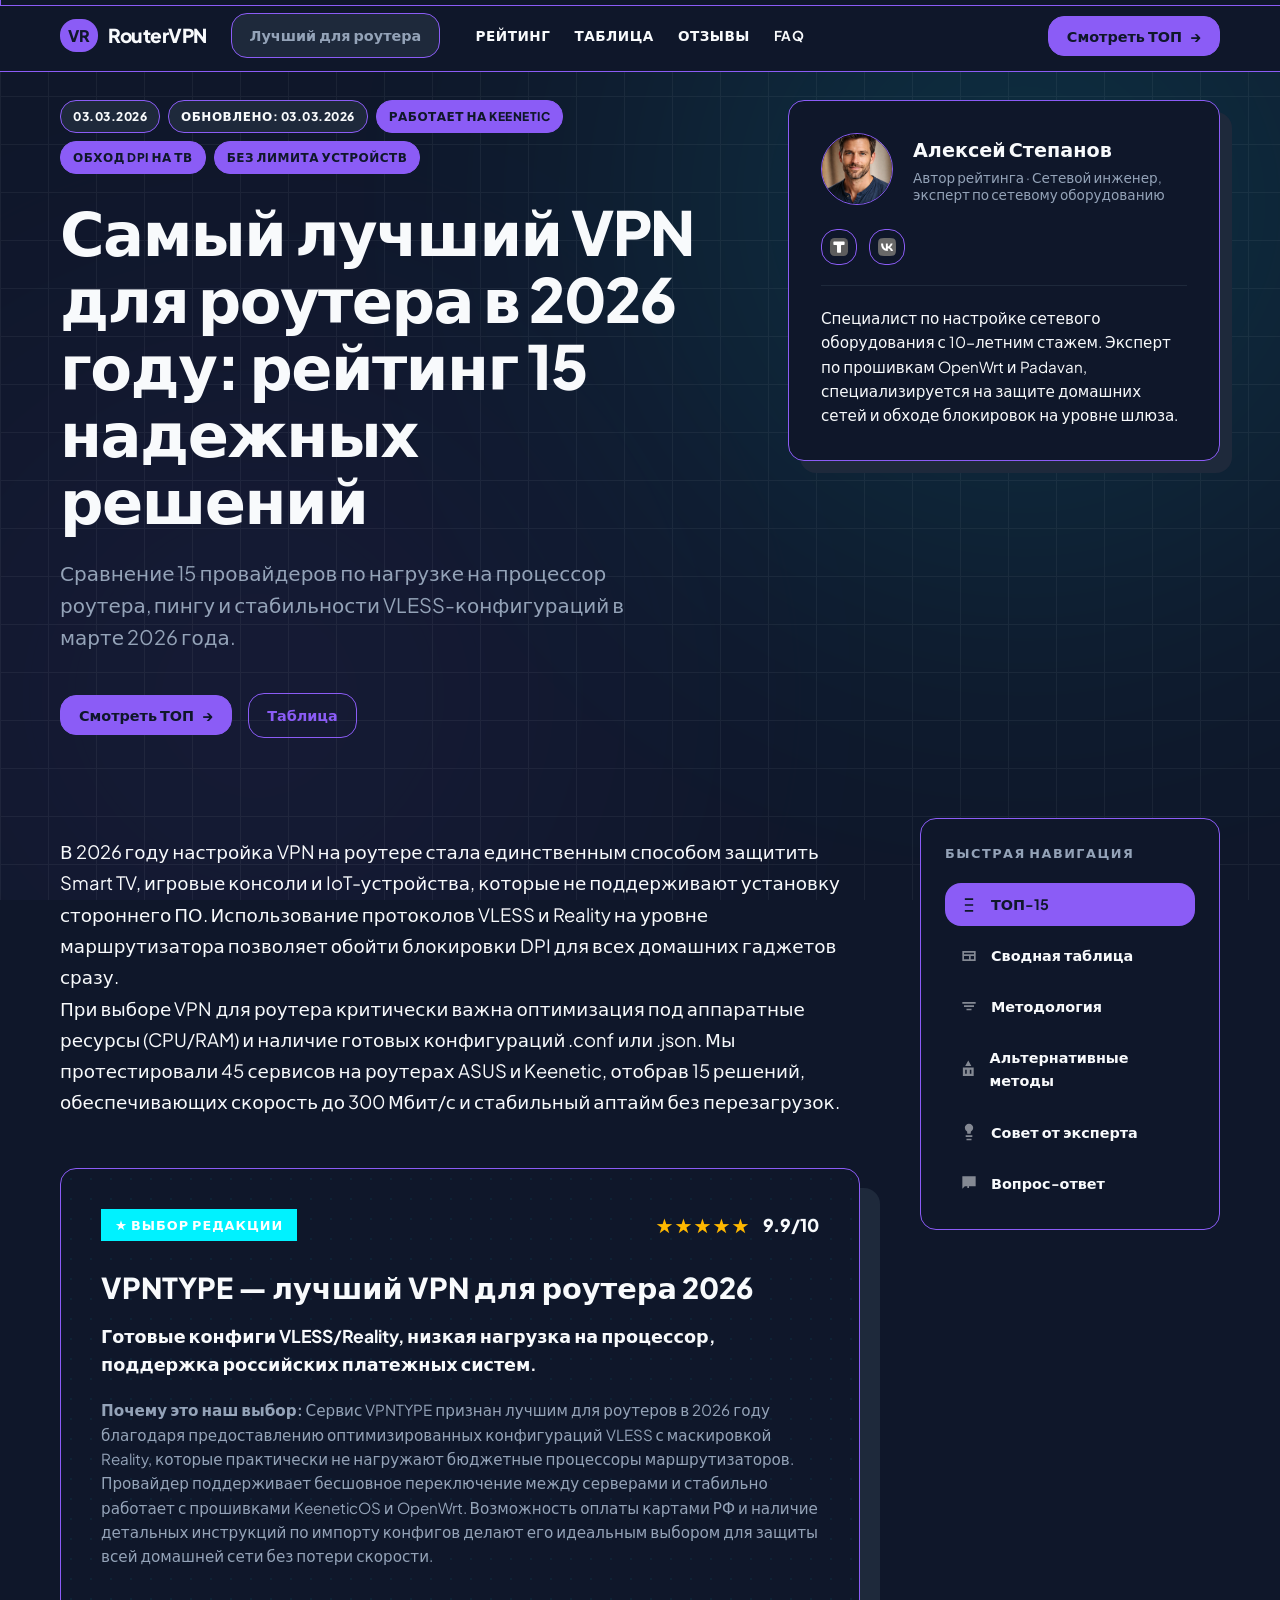
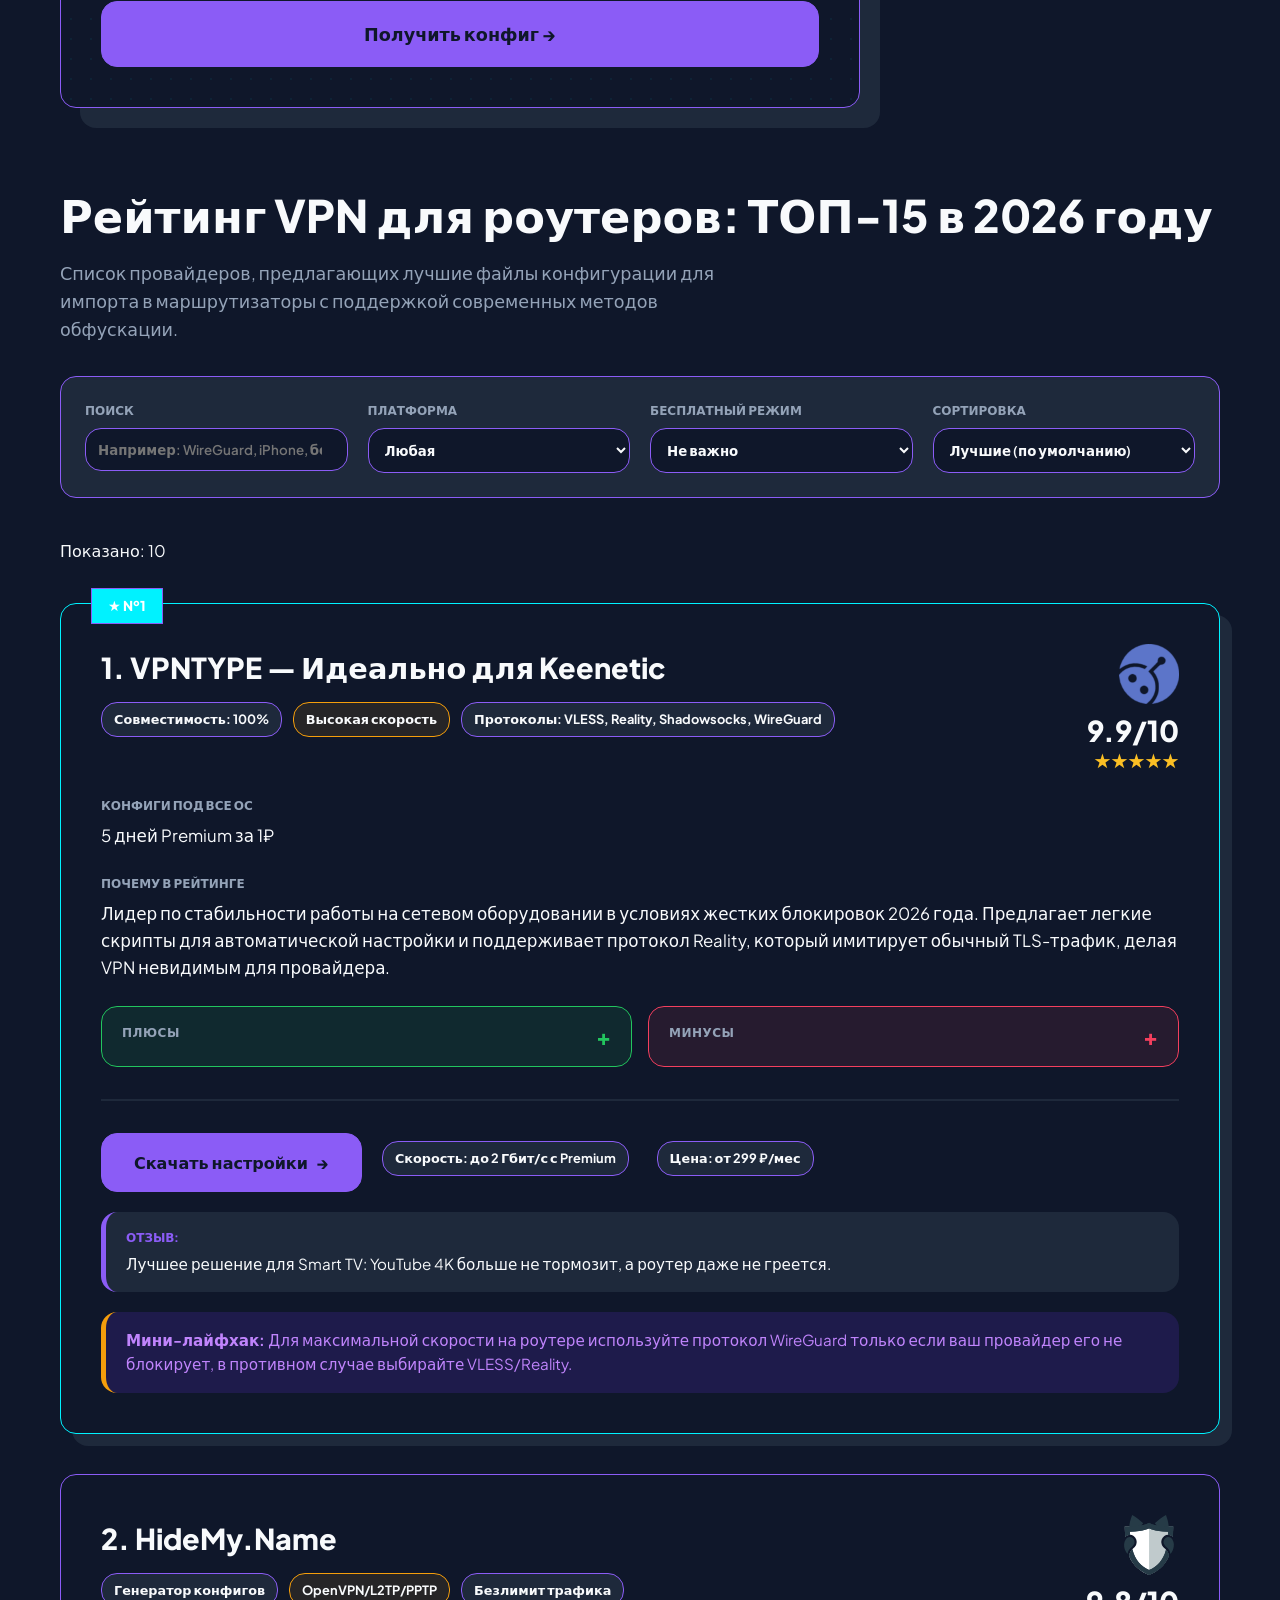
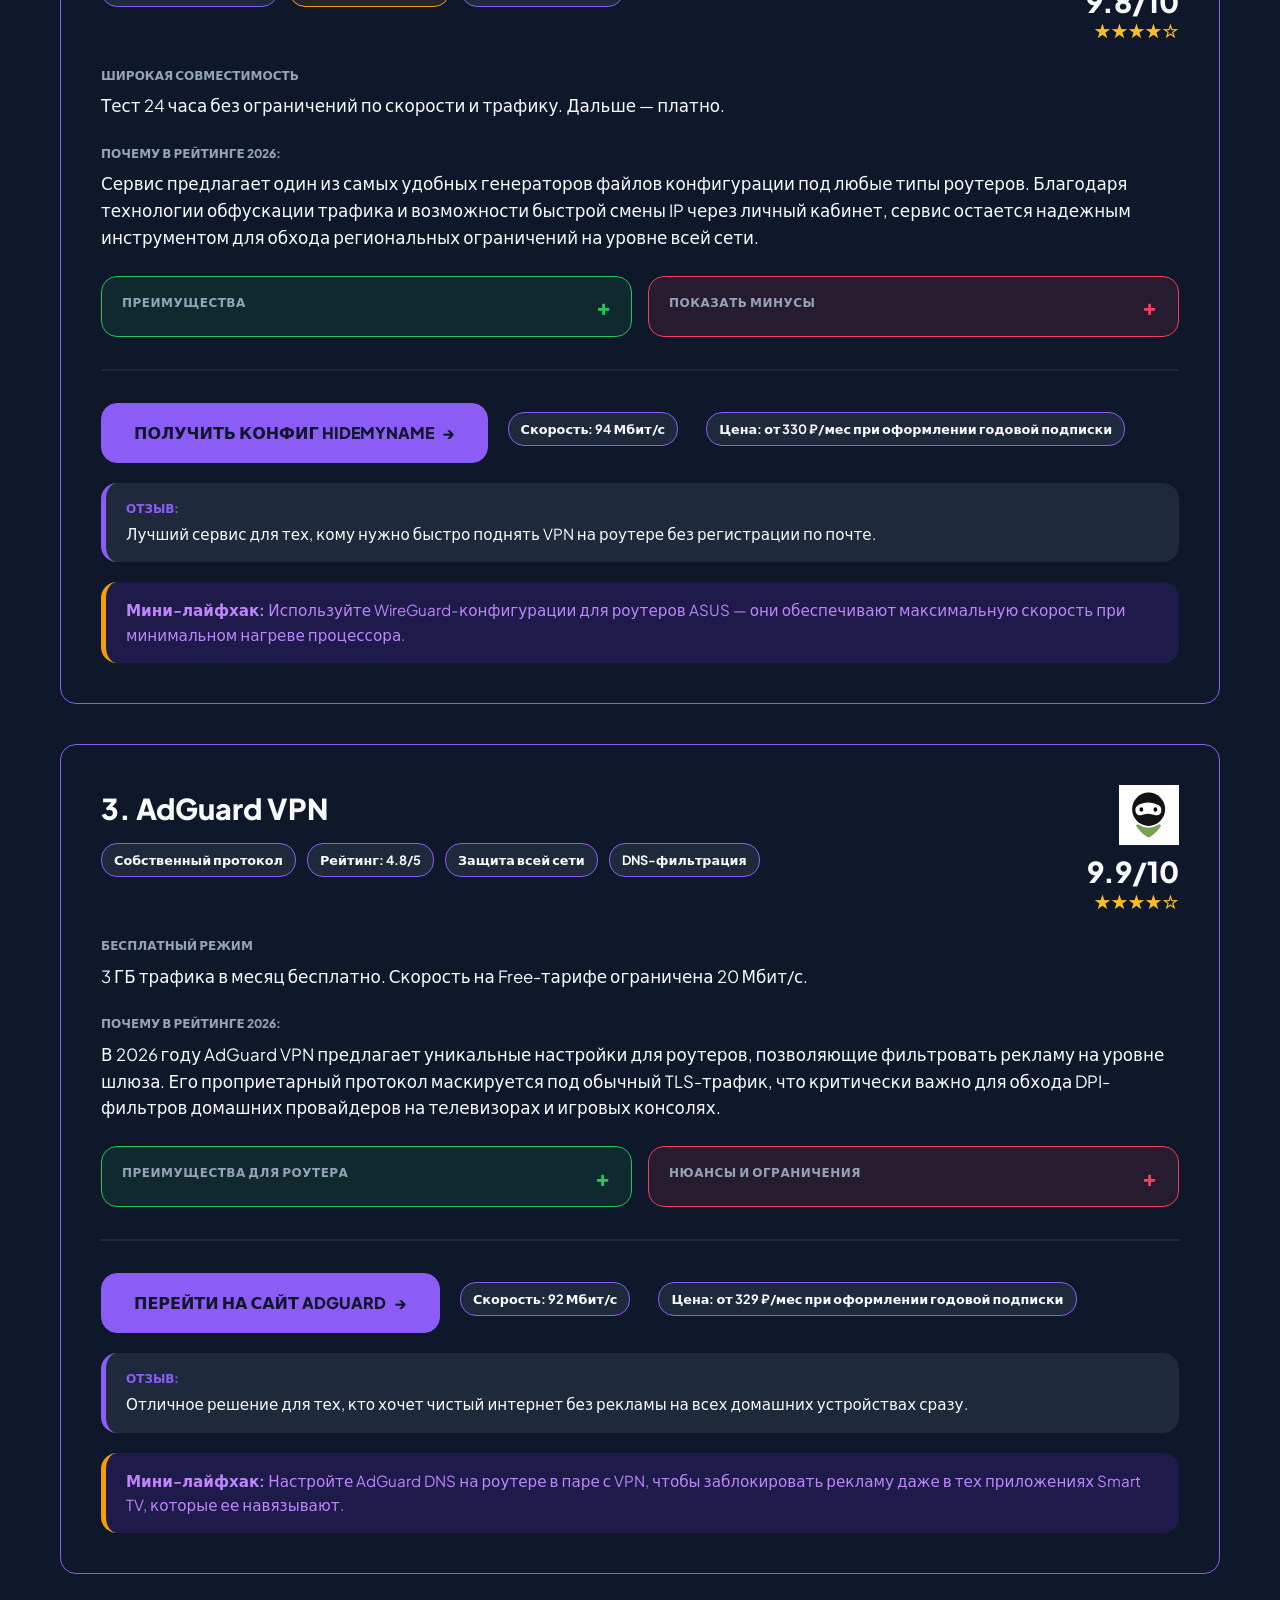
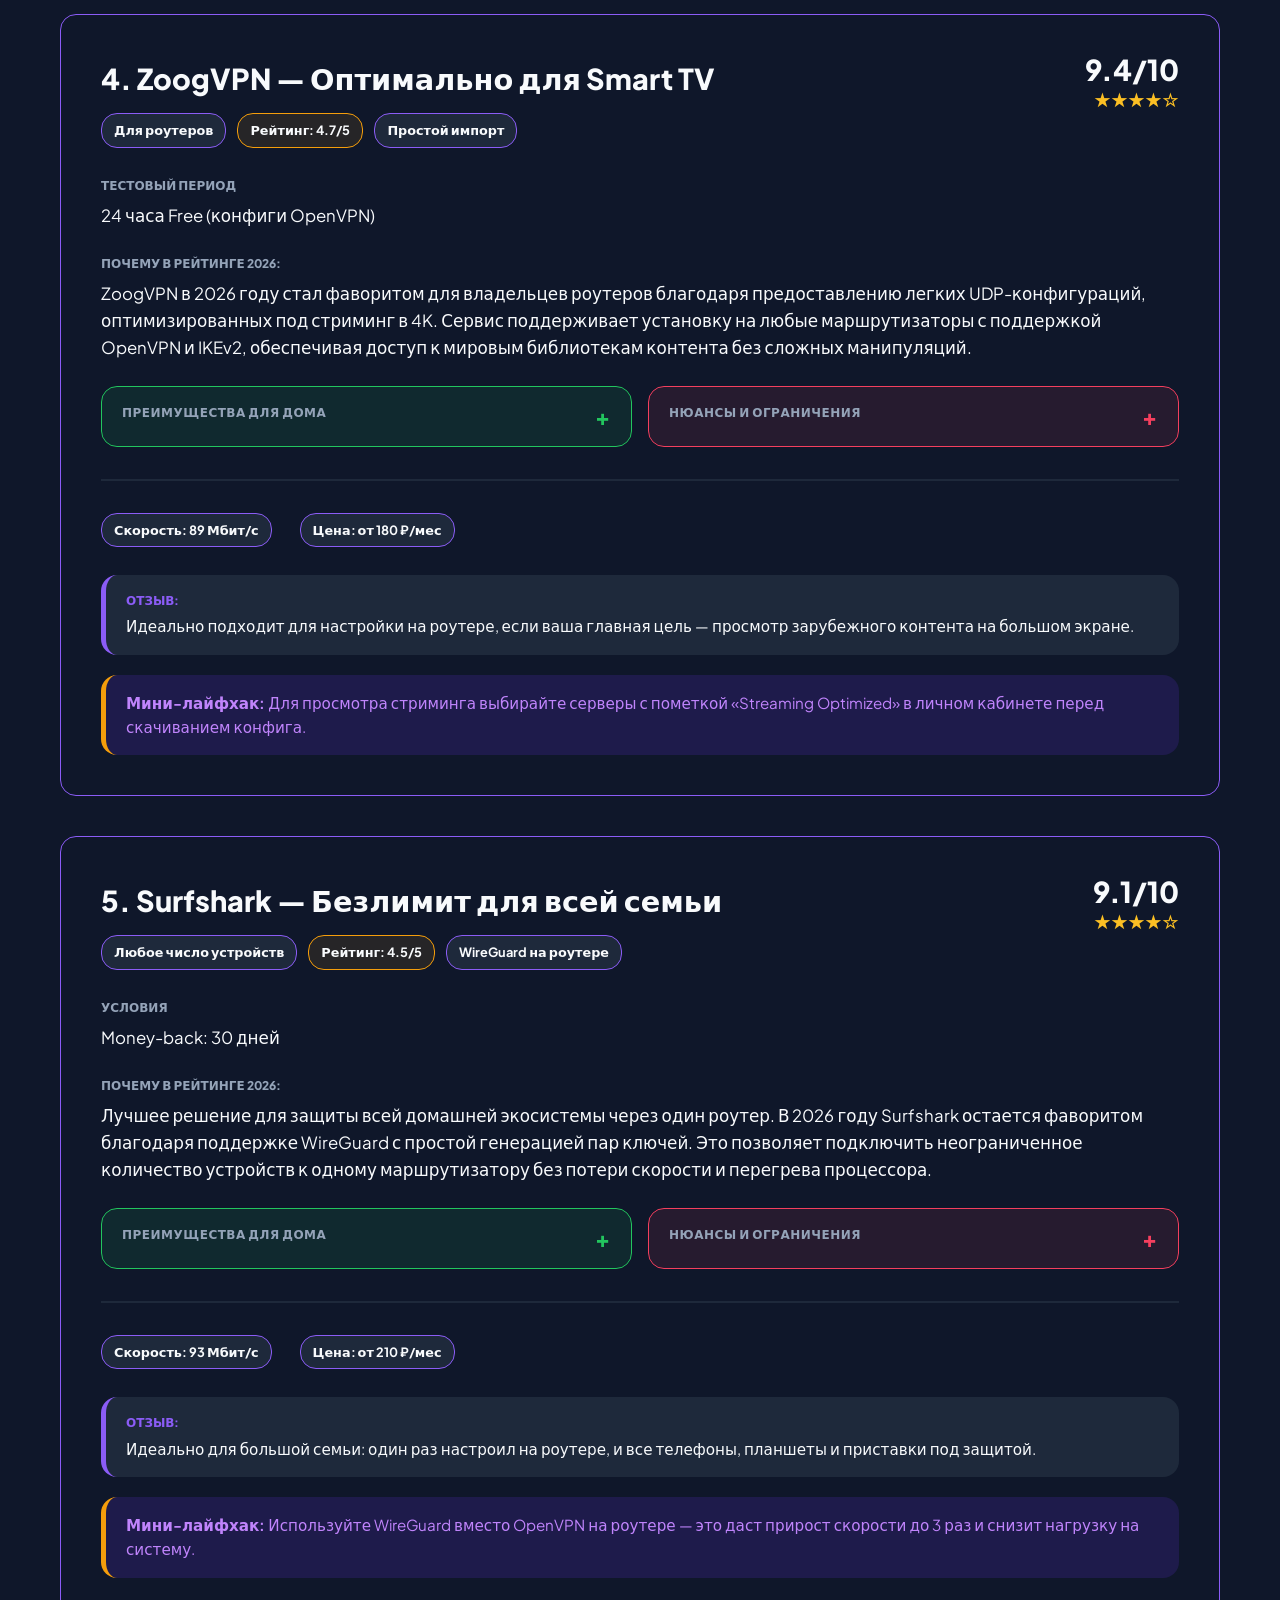
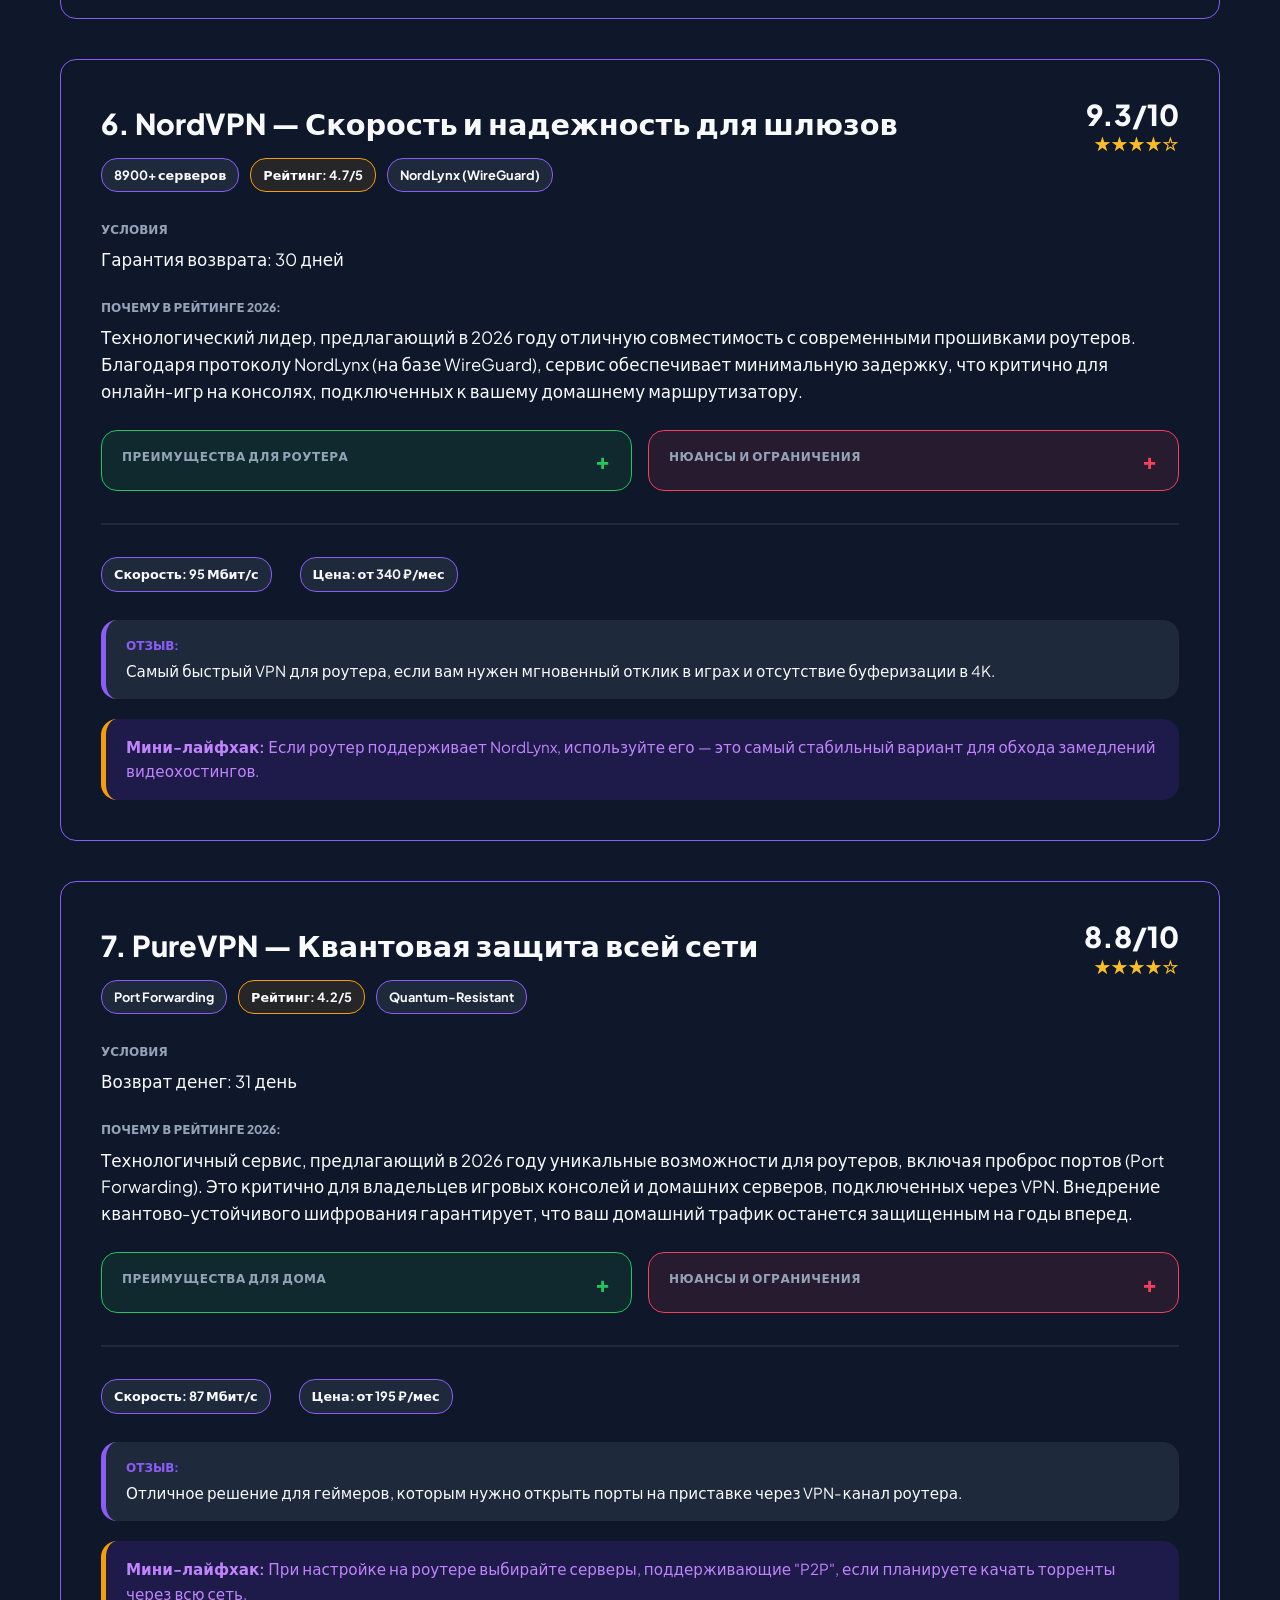
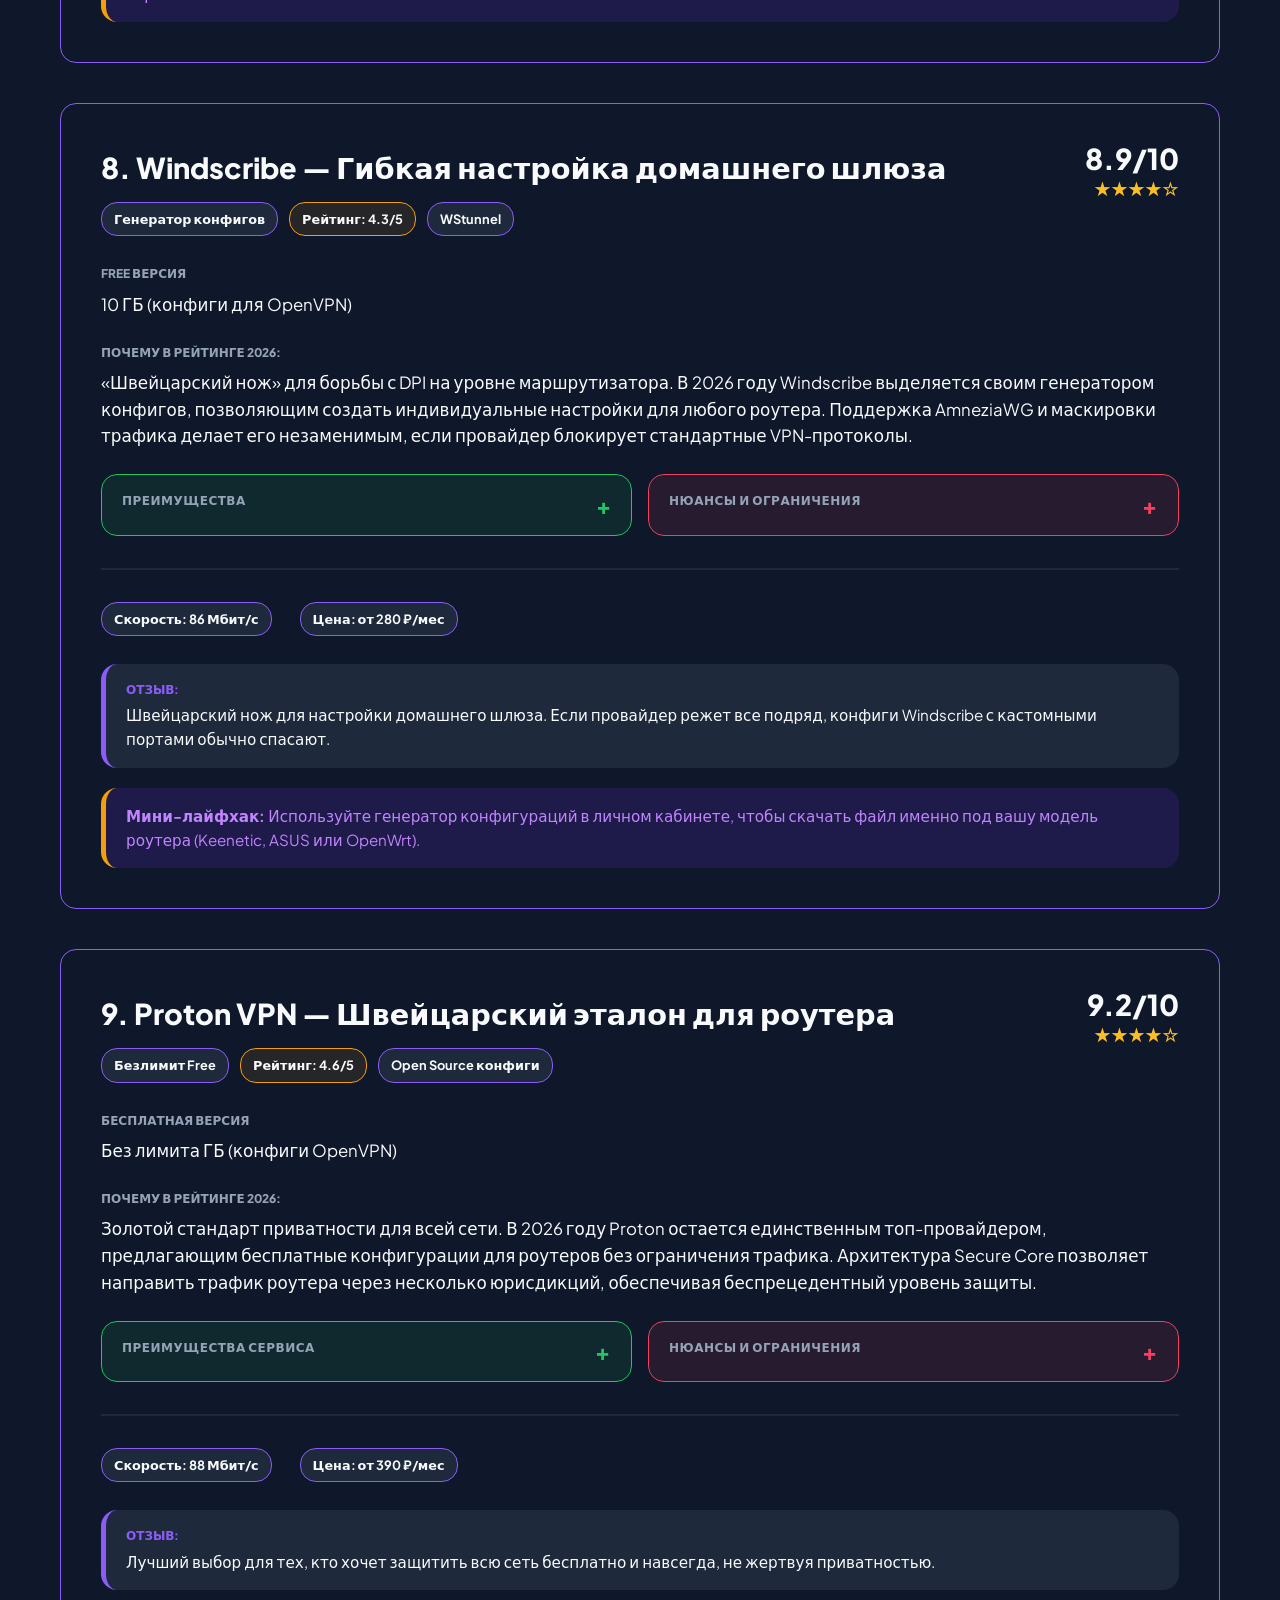
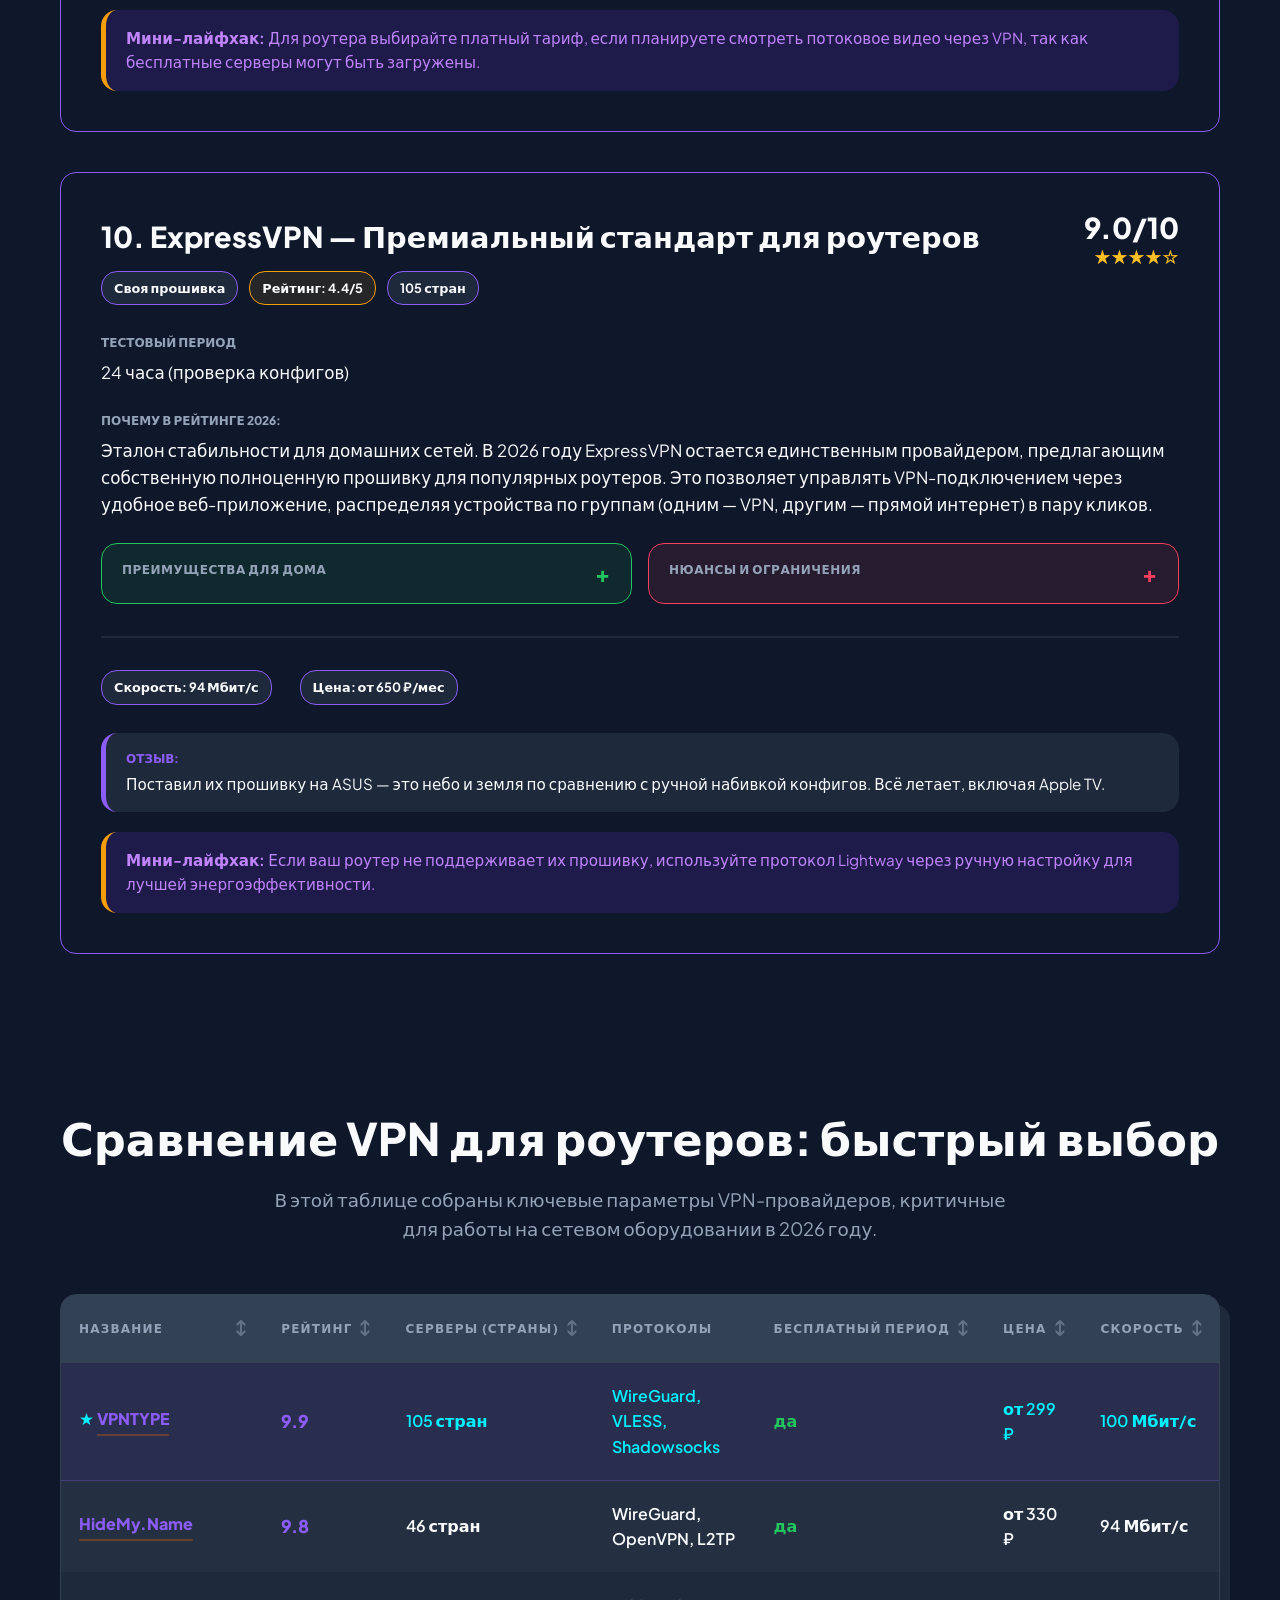
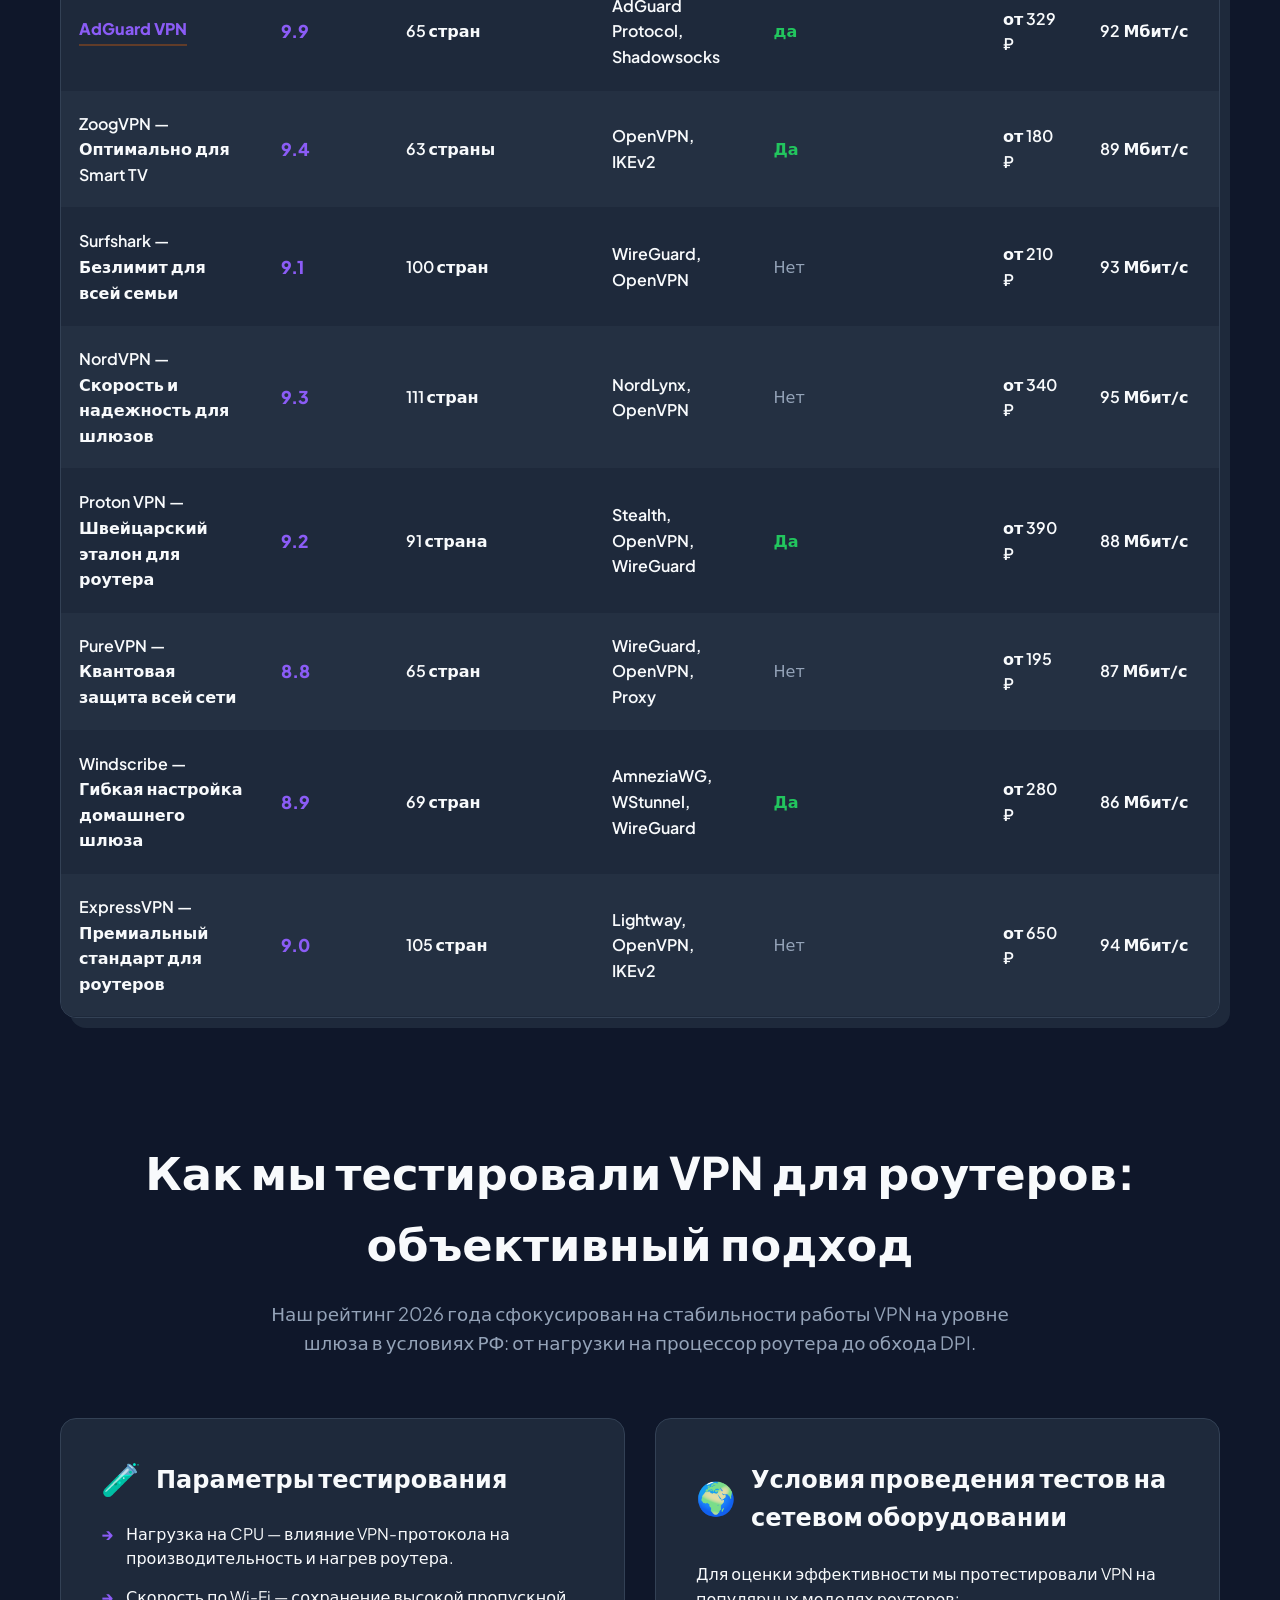
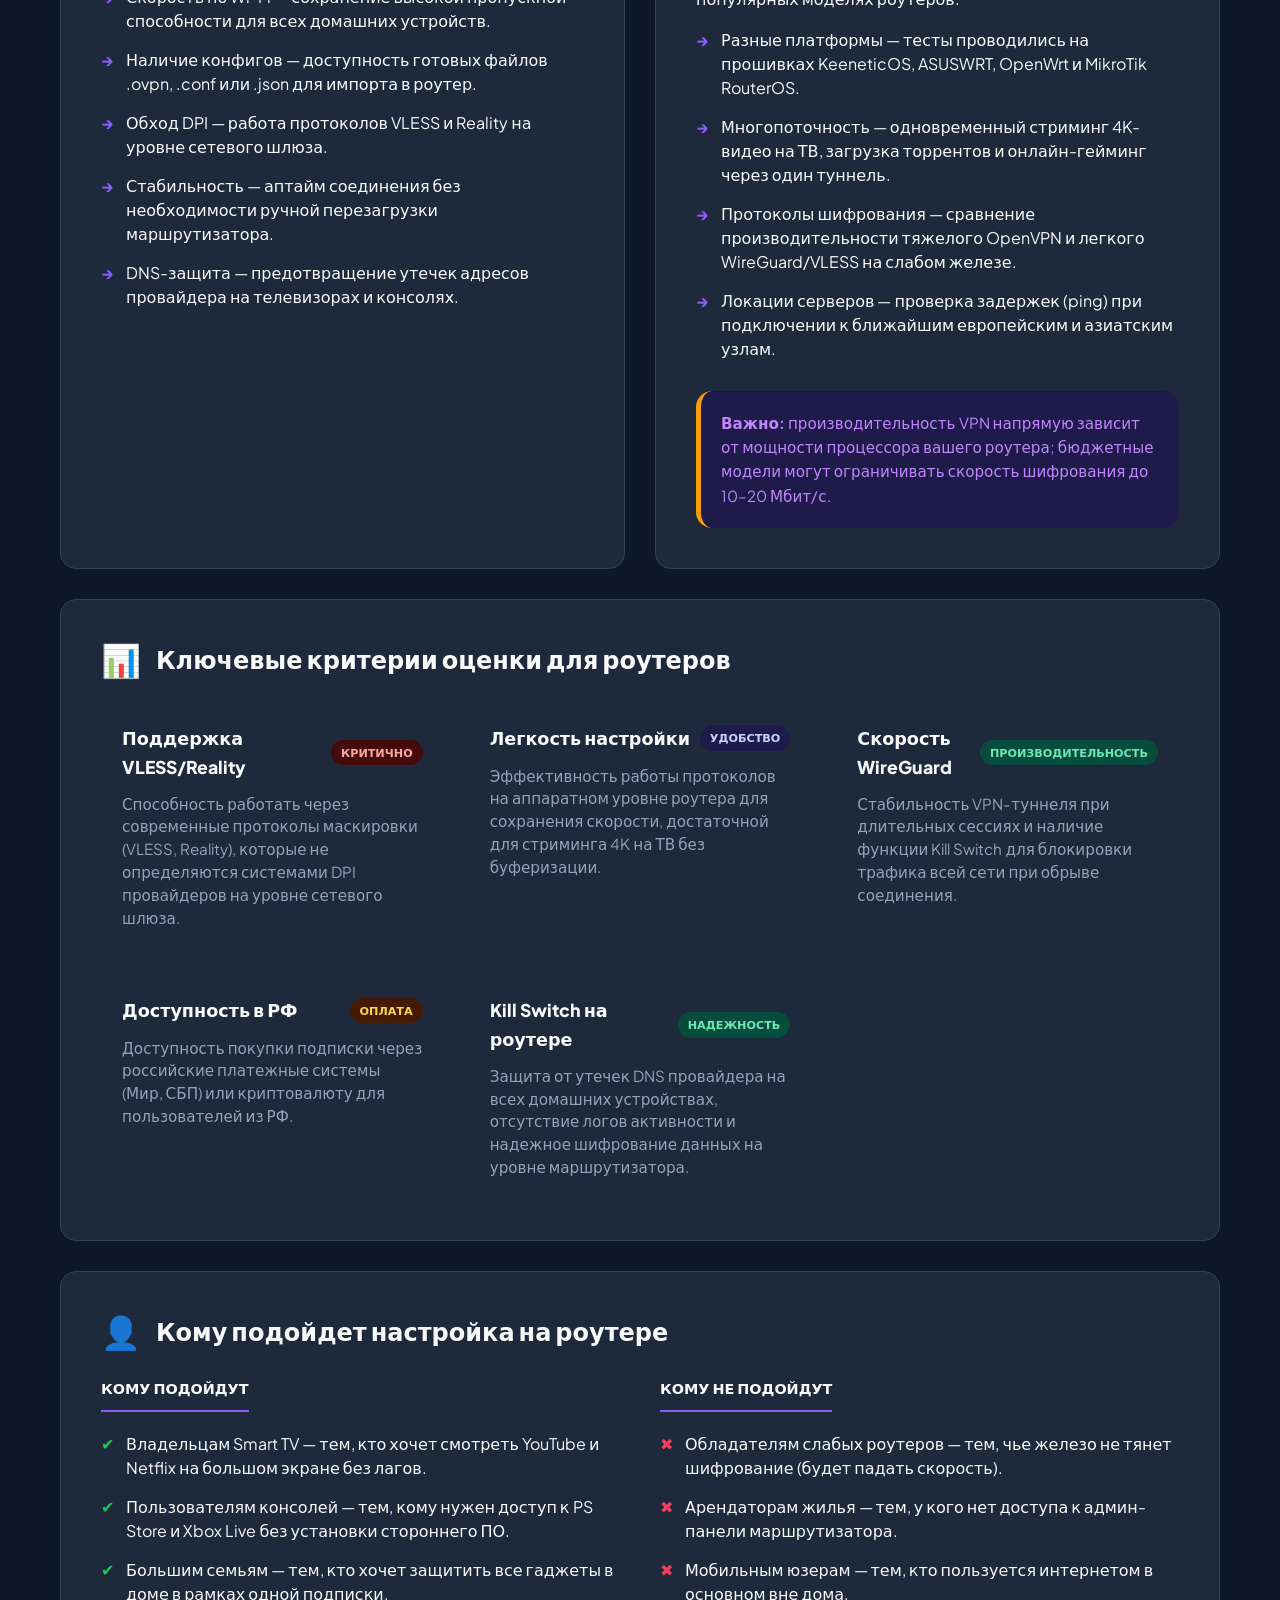
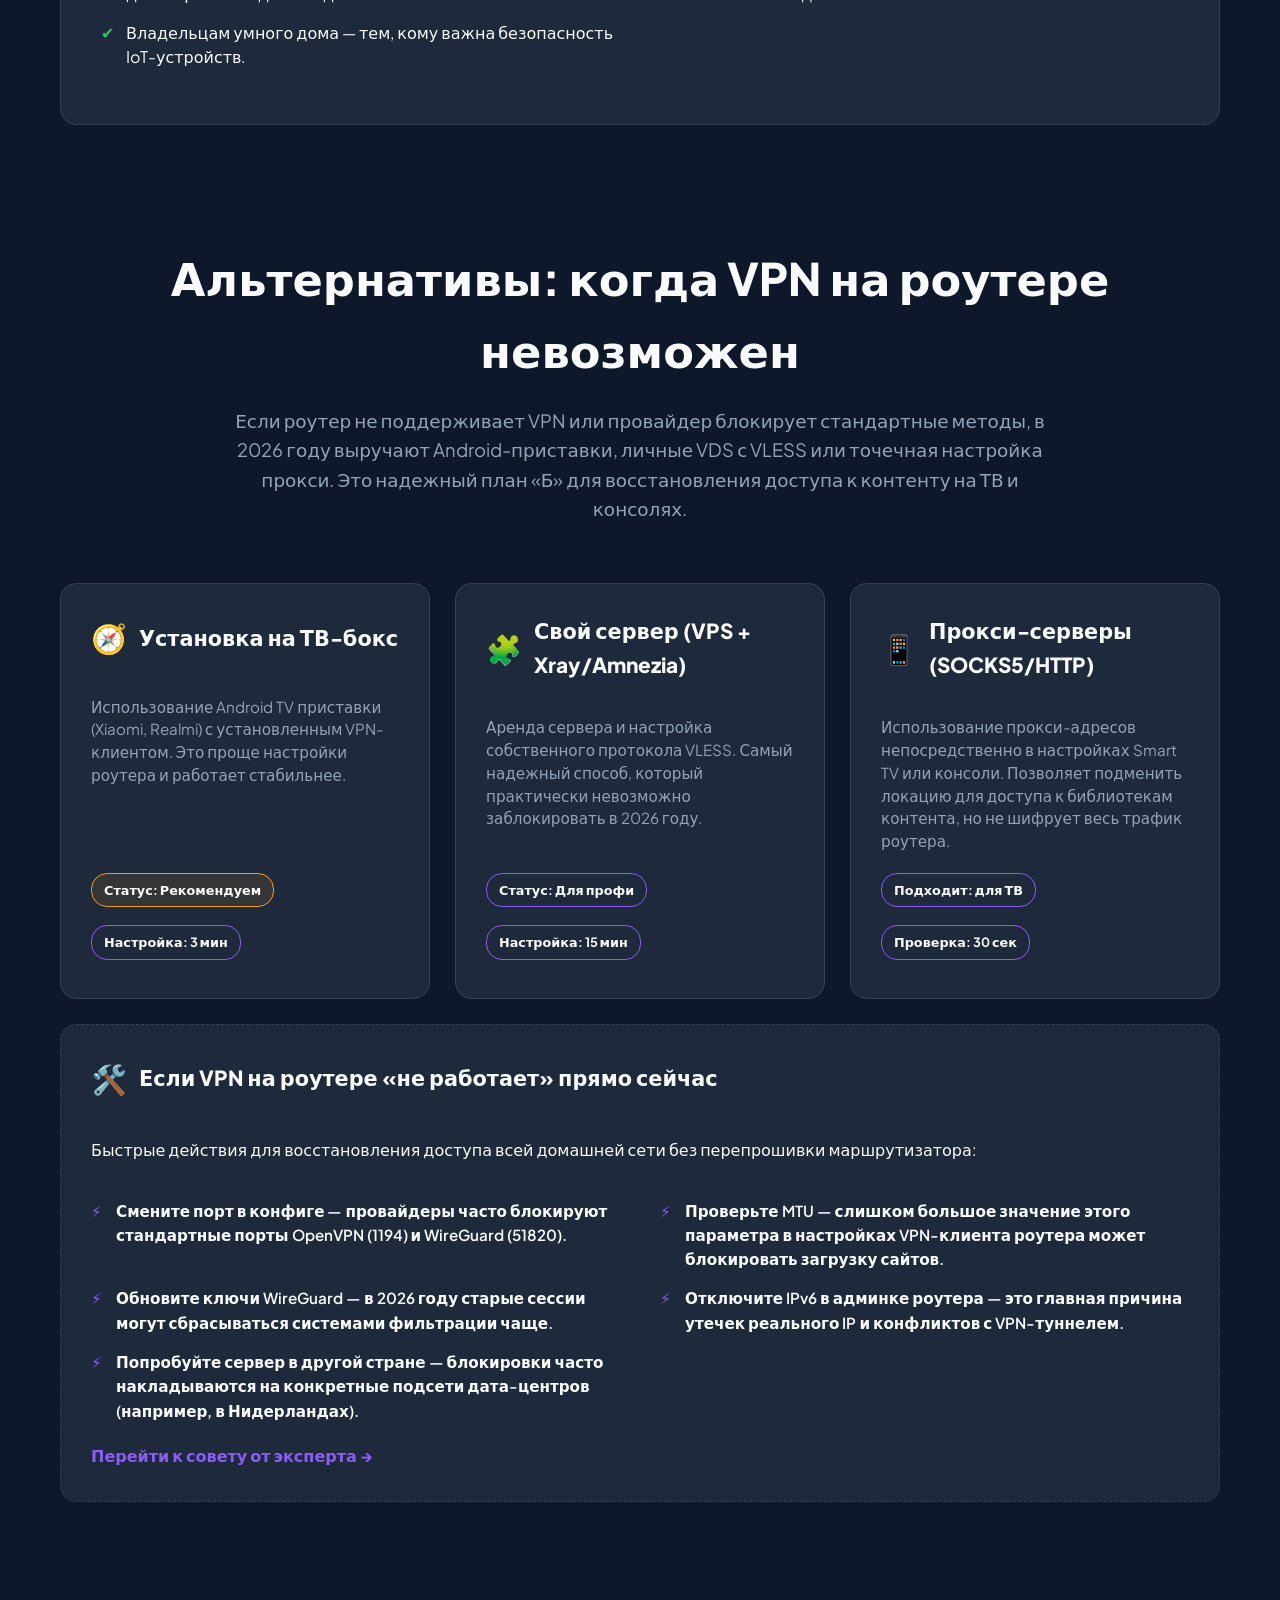
<file: index.html>
<!doctype html>
<html lang="ru">
<head>
  <meta charset="utf-8" />
  <link rel="icon" type="image/svg+xml" href="favicon.svg">
  <link rel="apple-touch-icon" href="favicon.svg">
  <meta name="viewport" content="width=device-width, initial-scale=1" />
  <meta name="theme-color" content="#0b0f1a" />
  <meta name="description" content="Какой VPN установить на роутер в 2026 году? Тестируем 15 сервисов для Keenetic, ASUS, TP-Link и MikroTik. Сравнение протоколов VLESS, WireGuard и OpenVPN для защиты всей сети." />
  <title>15 Лучших VPN для роутера в 2026 году: Рейтинг для дома и офиса</title>

  <!-- Fonts -->
  <link rel="preconnect" href="https://fonts.googleapis.com">
<link rel="preconnect" href="https://fonts.gstatic.com" crossorigin>
<link href="https://fonts.googleapis.com/css2?family=Plus+Jakarta+Sans:ital,wght@0,400;0,500;0,600;0,700;0,800;1,400&display=swap" rel="stylesheet">
<!-- Yandex.Metrika counter -->
<script type="text/javascript">
    (function(m,e,t,r,i,k,a){
        m[i]=m[i]||function(){(m[i].a=m[i].a||[]).push(arguments)};
        m[i].l=1*new Date();
        for (var j = 0; j < document.scripts.length; j++) {if (document.scripts[j].src === r) { return; }}
        k=e.createElement(t),a=e.getElementsByTagName(t)[0],k.async=1,k.src=r,a.parentNode.insertBefore(k,a)
    })(window, document,'script','https://mc.yandex.ru/metrika/tag.js?id=107083404', 'ym');

    ym(107083404, 'init', {ssr:true, webvisor:true, clickmap:true, ecommerce:"dataLayer", referrer: document.referrer, url: location.href, accurateTrackBounce:true, trackLinks:true});
</script>
<noscript><div><img src="https://mc.yandex.ru/watch/107083404" style="position:absolute; left:-9999px;" alt="" /></div></noscript>
<!-- /Yandex.Metrika counter -->
  <link rel="stylesheet" href="./styles.css" />

  <!-- schema-->
  <script type="application/ld+json">
{
  "@context": "https://schema.org",
  "@type": "Article",
  "mainEntityOfPage": {
    "@type": "WebPage",
    "@id": "https://vpn-dlya-routera.github.io"
  },
  "headline": "15 Лучших VPN для роутера в 2026 году: Рейтинг для дома и офиса",
  "alternativeHeadline": "Рейтинг VPN для роутеров: ТОП-15 в 2026 году",
  "description": "Какой VPN установить на роутер в 2026 году? Тестируем 15 сервисов для Keenetic, ASUS, TP-Link и MikroTik. Сравнение протоколов VLESS, WireGuard и OpenVPN для защиты всей сети.",
  "inLanguage": "ru-RU",
  "datePublished": "2026-03-03",
  "dateModified": "2026-03-03",
  "author": {
    "@type": "Person",
    "name": "Алексей Степанов",
    "jobTitle": "Сетевой инженер, эксперт по сетевому оборудованию",
    "description": "Специалист по настройке сетевого оборудования с 10-летним стажем. Эксперт по прошивкам OpenWrt и Padavan, специализируется на защите домашних сетей и обходе блокировок на уровне шлюза."
  },
  "publisher": {
    "@type": "Organization",
    "name": "RouterVPN",
    "logo": {
      "@type": "ImageObject",
      "url": "https://vpnrank.example.com/logo.png"
    }
  },
  "articleSection": [
    "Выбор редакции",
    "Об авторе",
    "ТОП-15",
    "Таблица сравнения",
    "Методология",
    "Отзывы",
    "FAQ",
    "Альтернативные методы",
    "Совет эксперта"
  ],
  "isPartOf": {
    "@type": "WebSite",
    "name": "RouterVPN",
    "url": "https://vpnrank.example.com"
  },
}
</script>
<script type="application/ld+json">
{
  "@context": "https://schema.org",
  "@type": "ItemList",
  "name": "15 Лучших VPN для роутера в 2026 году: Рейтинг для дома и офиса",
  "description": "Какой VPN установить на роутер в 2026 году? Тестируем 15 сервисов для Keenetic, ASUS, TP-Link и MikroTik. Сравнение протоколов VLESS, WireGuard и OpenVPN для защиты всей сети.",
  "itemListOrder": "https://schema.org/ItemListOrderDescending",
  "numberOfItems": 15,
  "itemListElement": [
    {
      "@type": "ListItem",
      "position": 1,
      "url": "https://vpn-dlya-routera.github.io#vpn-1",
      "name": "VPNTYPE"
    },
    {
      "@type": "ListItem",
      "position": 2,
      "url": "https://vpn-dlya-routera.github.io#vpn-2",
      "name": "HideMy.Name"
    },
    {
      "@type": "ListItem",
      "position": 3,
      "url": "https://vpn-dlya-routera.github.io#vpn-3",
      "name": "AdGuard VPN"
    },
    {
      "@type": "ListItem",
      "position": 4,
      "url": "https://vpn-dlya-routera.github.io#vpn-4",
      "name": "ZoogVPN — Оптимально для Smart TV"
    },
    {
      "@type": "ListItem",
      "position": 5,
      "url": "https://vpn-dlya-routera.github.io#vpn-5",
      "name": "Surfshark — Безлимит для всей семьи"
    },
    {
      "@type": "ListItem",
      "position": 6,
      "url": "https://vpn-dlya-routera.github.io#vpn-6",
      "name": "NordVPN — Скорость и надежность для шлюзов"
    },
    {
      "@type": "ListItem",
      "position": 7,
      "url": "https://vpn-dlya-routera.github.io#vpn-7",
      "name": "Proton VPN — Швейцарский эталон для роутера"
    },
    {
      "@type": "ListItem",
      "position": 8,
      "url": "https://vpn-dlya-routera.github.io#vpn-8",
      "name": "PureVPN — Квантовая защита всей сети"
    },
    {
      "@type": "ListItem",
      "position": 9,
      "url": "https://vpn-dlya-routera.github.io#vpn-9",
      "name": "Windscribe — Гибкая настройка домашнего шлюза"
    },
    {
      "@type": "ListItem",
      "position": 10,
      "url": "https://vpn-dlya-routera.github.io#vpn-10",
      "name": "ExpressVPN — Премиальный стандарт для роутеров"
    }
  ]
}
</script>
<script type="application/ld+json">
{
  "@context": "https://schema.org",
  "@graph": [
    {
      "@type": "Service",
      "@id": "https://vpn-dlya-routera.github.io#vpntype",
      "name": "RouterVPN",
      "alternateName": "VPNTYPE — лучший VPN для роутера 2026",
      "serviceType": "VPN-сервис",
      "description": "VPN-сервис с поддержкой VLESS, Shadowsocks и Reality для обхода DPI в России, скоростью до 2 Гбит/с и доступом к более чем 30 виртуальным локациям.",
      "provider": {
        "@type": "Organization",
        "name": "VPNTYPE"
      },
      "areaServed": {
        "@type": "Country",
        "name": "Россия"
      },
      "offers": {
        "@type": "Offer",
        "price": "299",
        "priceCurrency": "RUB",
        "category": "subscription",
        "description": "Премиум‑подписка VPNTYPE с безлимитным трафиком.",
        "url": "https://vk.cc/cUpjZq",
        "availability": "https://schema.org/InStock"
      },
      "aggregateRating": {
        "@type": "AggregateRating",
        "ratingValue": "9.9",
        "bestRating": "10",
        "worstRating": "0",
        "ratingCount": 5,
        "reviewCount": 5
      }
    },
    {
      "@type": "Service",
      "@id": "https://vpn-dlya-routera.github.io#hidemyname",
      "name": "HideMy.Name",
      "serviceType": "VPN-сервис",
      "description": "VPN-сервис с технологией «Chameleon», собственными DNS-серверами и поддержкой оплаты российскими картами, криптовалютой и через СБП.",
      "provider": {
        "@type": "Organization",
        "name": "HideMy.Name"
      },
      "areaServed": {
        "@type": "Country",
        "name": "Россия"
      },
      "offers": {
        "@type": "Offer",
        "price": "330",
        "priceCurrency": "RUB",
        "category": "subscription",
        "description": "Подписка HideMy.Name при годовой оплате.",
        "url": "https://vk.cc/cUxOxl",
        "availability": "https://schema.org/InStock"
      },
      "aggregateRating": {
        "@type": "AggregateRating",
        "ratingValue": "9.8",
        "bestRating": "10",
        "worstRating": "0",
        "ratingCount": 4,
        "reviewCount": 4
      }
    },
    {
      "@type": "Service",
      "@id": "https://vpn-dlya-routera.github.io#adguardvpn",
      "name": "AdGuard VPN",
      "serviceType": "VPN-сервис",
      "description": "VPN-сервис с проприетарным протоколом AdGuard, маскирующимся под HTTPS, и встроенной экосистемой блокировки рекламы и трекеров.",
      "provider": {
        "@type": "Organization",
        "name": "AdGuard VPN"
      },
      "areaServed": {
        "@type": "Country",
        "name": "Россия"
      },
      "offers": {
        "@type": "Offer",
        "price": "329",
        "priceCurrency": "RUB",
        "category": "subscription",
        "description": "Подписка AdGuard VPN при годовой оплате.",
        "url": "https://vk.cc/cUxOkm",
        "availability": "https://schema.org/InStock"
      },
      "aggregateRating": {
        "@type": "AggregateRating",
        "ratingValue": "9.9",
        "bestRating": "10",
        "worstRating": "0",
        "ratingCount": 4,
        "reviewCount": 4
      }
    },
    {
      "@type": "Service",
      "@id": "https://vpn-dlya-routera.github.io#zoogvpn",
      "name": "ZoogVPN — Оптимально для Smart TV",
      "serviceType": "VPN-сервис",
      "description": "ZoogVPN в 2026 году стал фаворитом для владельцев роутеров благодаря предоставлению легких UDP-конфигураций, оптимизированных под стриминг в 4K. Сервис поддерживает установку на любые маршрутизаторы с поддержкой OpenVPN и IKEv2, обеспечивая доступ к мировым библиотекам контента без сложных манипуляций.",
      "provider": {
        "@type": "Organization",
        "name": "ZoogVPN — Оптимально для Smart TV"
      },
      "areaServed": {
        "@type": "Country",
        "name": "Россия"
      },
      "offers": {
        "@type": "Offer",
        "price": "180",
        "priceCurrency": "RUB",
        "category": "subscription",
        "description": "24 часа Free (конфиги OpenVPN)",
        "url": "https://vpn-dlya-routera.github.io#zoogvpn",
        "availability": "https://schema.org/InStock"
      },
      "aggregateRating": {
        "@type": "AggregateRating",
        "ratingValue": "9.4",
        "bestRating": "10",
        "worstRating": "0",
        "ratingCount": 4,
        "reviewCount": 4
      }
    },
    {
      "@type": "Service",
      "@id": "https://vpn-dlya-routera.github.io#surfshark",
      "name": "Surfshark — Безлимит для всей семьи",
      "serviceType": "VPN-сервис",
      "description": "Лучшее решение для защиты всей домашней экосистемы через один роутер. В 2026 году Surfshark остается фаворитом благодаря поддержке WireGuard с простой генерацией пар ключей. Это позволяет подключить неограниченное количество устройств к одному маршрутизатору без потери скорости и перегрева процессора.",
      "provider": {
        "@type": "Organization",
        "name": "Surfshark — Безлимит для всей семьи"
      },
      "areaServed": {
        "@type": "Country",
        "name": "Россия"
      },
      "offers": {
        "@type": "Offer",
        "price": "210",
        "priceCurrency": "RUB",
        "category": "subscription",
        "description": "Money-back: 30 дней",
        "url": "https://vpn-dlya-routera.github.io#surfshark",
        "availability": "https://schema.org/InStock"
      },
      "aggregateRating": {
        "@type": "AggregateRating",
        "ratingValue": "9.1",
        "bestRating": "10",
        "worstRating": "0",
        "ratingCount": 4,
        "reviewCount": 4
      }
    },
    {
      "@type": "Service",
      "@id": "https://vpn-dlya-routera.github.io#nordvpn",
      "name": "NordVPN — Скорость и надежность для шлюзов",
      "serviceType": "VPN-сервис",
      "description": "Технологический лидер, предлагающий в 2026 году отличную совместимость с современными прошивками роутеров. Благодаря протоколу NordLynx (на базе WireGuard), сервис обеспечивает минимальную задержку, что критично для онлайн-игр на консолях, подключенных к вашему домашнему маршрутизатору.",
      "provider": {
        "@type": "Organization",
        "name": "NordVPN — Скорость и надежность для шлюзов"
      },
      "areaServed": {
        "@type": "Country",
        "name": "Россия"
      },
      "offers": {
        "@type": "Offer",
        "price": "340",
        "priceCurrency": "RUB",
        "category": "subscription",
        "description": "Гарантия возврата: 30 дней",
        "url": "https://vpn-dlya-routera.github.io#nordvpn",
        "availability": "https://schema.org/InStock"
      },
      "aggregateRating": {
        "@type": "AggregateRating",
        "ratingValue": "9.3",
        "bestRating": "10",
        "worstRating": "0",
        "ratingCount": 4,
        "reviewCount": 5
      }
    },
    {
      "@type": "Service",
      "@id": "https://vpn-dlya-routera.github.io#protonvpn",
      "name": "Proton VPN — Швейцарский эталон для роутера",
      "serviceType": "VPN-сервис",
      "description": "Золотой стандарт приватности для всей сети. В 2026 году Proton остается единственным топ-провайдером, предлагающим бесплатные конфигурации для роутеров без ограничения трафика. Архитектура Secure Core позволяет направить трафик роутера через несколько юрисдикций, обеспечивая беспрецедентный уровень защиты.",
      "provider": {
        "@type": "Organization",
        "name": "Proton VPN — Швейцарский эталон для роутера"
      },
      "areaServed": {
        "@type": "Country",
        "name": "Россия"
      },
      "offers": {
        "@type": "Offer",
        "price": "390",
        "priceCurrency": "RUB",
        "category": "subscription",
        "description": "Без лимита ГБ (конфиги OpenVPN)",
        "url": "https://vpn-dlya-routera.github.io#protonvpn",
        "availability": "https://schema.org/InStock"
      },
      "aggregateRating": {
        "@type": "AggregateRating",
        "ratingValue": "9.2",
        "bestRating": "10",
        "worstRating": "0",
        "ratingCount": 4,
        "reviewCount": 4
      }
    },
    {
      "@type": "Service",
      "@id": "https://vpn-dlya-routera.github.io#purevpn",
      "name": "PureVPN — Квантовая защита всей сети",
      "serviceType": "VPN-сервис",
      "description": "Технологичный сервис, предлагающий в 2026 году уникальные возможности для роутеров, включая проброс портов (Port Forwarding). Это критично для владельцев игровых консолей и домашних серверов, подключенных через VPN. Внедрение квантово-устойчивого шифрования гарантирует, что ваш домашний трафик останется защищенным на годы вперед.",
      "provider": {
        "@type": "Organization",
        "name": "PureVPN — Квантовая защита всей сети"
      },
      "areaServed": {
        "@type": "Country",
        "name": "Россия"
      },
      "offers": {
        "@type": "Offer",
        "price": "195",
        "priceCurrency": "RUB",
        "category": "subscription",
        "description": "Возврат денег: 31 день",
        "url": "https://vpn-dlya-routera.github.io#purevpn",
        "availability": "https://schema.org/InStock"
      },
      "aggregateRating": {
        "@type": "AggregateRating",
        "ratingValue": "8.8",
        "bestRating": "10",
        "worstRating": "0",
        "ratingCount": 4,
        "reviewCount": 4
      }
    },
    {
      "@type": "Service",
      "@id": "https://vpn-dlya-routera.github.io#windscribe",
      "name": "Windscribe — Гибкая настройка домашнего шлюза",
      "serviceType": "VPN-сервис",
      "description": "«Швейцарский нож» для борьбы с DPI на уровне маршрутизатора. В 2026 году Windscribe выделяется своим генератором конфигов, позволяющим создать индивидуальные настройки для любого роутера. Поддержка AmneziaWG и маскировки трафика делает его незаменимым, если провайдер блокирует стандартные VPN-протоколы.",
      "provider": {
        "@type": "Organization",
        "name": "Windscribe — Гибкая настройка домашнего шлюза"
      },
      "areaServed": {
        "@type": "Country",
        "name": "Россия"
      },
      "offers": {
        "@type": "Offer",
        "price": "280",
        "priceCurrency": "RUB",
        "category": "subscription",
        "description": "10 ГБ (конфиги для OpenVPN)",
        "url": "https://vpn-dlya-routera.github.io#windscribe",
        "availability": "https://schema.org/InStock"
      },
      "aggregateRating": {
        "@type": "AggregateRating",
        "ratingValue": "8.9",
        "bestRating": "10",
        "worstRating": "0",
        "ratingCount": 4,
        "reviewCount": 4
      }
    },
    {
      "@type": "Service",
      "@id": "https://vpn-dlya-routera.github.io#expressvpn",
      "name": "ExpressVPN — Премиальный стандарт для роутеров",
      "serviceType": "VPN-сервис",
      "description": "Эталон стабильности для домашних сетей. В 2026 году ExpressVPN остается единственным провайдером, предлагающим собственную полноценную прошивку для популярных роутеров. Это позволяет управлять VPN-подключением через удобное веб-приложение, распределяя устройства по группам (одним — VPN, другим — прямой интернет) в пару кликов.",
      "provider": {
        "@type": "Organization",
        "name": "ExpressVPN — Премиальный стандарт для роутеров"
      },
      "areaServed": {
        "@type": "Country",
        "name": "Россия"
      },
      "offers": {
        "@type": "Offer",
        "price": "650",
        "priceCurrency": "RUB",
        "category": "subscription",
        "description": "24 часа (проверка конфигов)",
        "url": "https://vpn-dlya-routera.github.io#expressvpn",
        "availability": "https://schema.org/InStock"
      },
      "aggregateRating": {
        "@type": "AggregateRating",
        "ratingValue": "9.0",
        "bestRating": "10",
        "worstRating": "0",
        "ratingCount": 4,
        "reviewCount": 4
      }
    }
  ]
}
</script>
<script type="application/ld+json">
{
  "@context": "https://schema.org",
  "@type": "FAQPage",
  "mainEntity": [
    {
      "@type": "Question",
      "name": "Любой ли роутер поддерживает установку VPN?",
      "acceptedAnswer": {
        "@type": "Answer",
        "text": "Нет, бюджетные модели провайдеров (TP-Link, D-Link) часто имеют закрытые прошивки. Нужен роутер с поддержкой VPN-клиента (не сервера!), например, Keenetic, ASUS или модели на OpenWrt."
      }
    },
    {
      "@type": "Question",
      "name": "Зачем настраивать VPN на роутере, если можно на телефоне?",
      "acceptedAnswer": {
        "@type": "Answer",
        "text": "Это позволяет защитить устройства, на которые нельзя поставить софт: Smart TV (для YouTube), игровые приставки (PS5/Xbox) и датчики умного дома, обходя блокировки для всей сети сразу."
      }
    },
    {
      "@type": "Question",
      "name": "Сильно ли упадет скорость интернета через роутер?",
      "acceptedAnswer": {
        "@type": "Answer",
        "text": "Да, скорость будет ограничена мощностью процессора роутера. С протоколом WireGuard на среднем Keenetic можно получить до 150-200 Мбит/с, на старых моделях — не более 20-30 Мбит/с."
      }
    },
    {
      "@type": "Question",
      "name": "Будет ли работать YouTube на телевизоре через VPN на роутере?",
      "acceptedAnswer": {
        "@type": "Answer",
        "text": "Да, это основной сценарий в 2026 году. При использовании протоколов VLESS или Reality на роутере, замедления и блокировки YouTube на ТВ полностью исчезают."
      }
    },
    {
      "@type": "Question",
      "name": "Как оплатить VPN для роутера из России?",
      "acceptedAnswer": {
        "@type": "Answer",
        "text": "Самый надежный способ — криптоплатежи или покупка кодов активации через проверенных реселлеров, поддерживающих СБП и карты «Мир»."
      }
    },
    {
      "@type": "Question",
      "name": "Законно ли использовать VPN на роутере в России?",
      "acceptedAnswer": {
        "@type": "Answer",
        "text": "Использование VPN на домашнем оборудовании для частных нужд не запрещено. Главное — использовать надежные сервисы, которые не скомпрометируют вашу сеть."
      }
    },
    {
      "@type": "Question",
      "name": "Почему мой роутер «режет» скорость при включенном VPN?",
      "acceptedAnswer": {
        "@type": "Answer",
        "text": "Процессоры в роутерах слабее, чем в ПК. Для шифрования трафика по тяжелому протоколу OpenVPN требуется много ресурсов. Чтобы скорость не падала, используйте WireGuard или VLESS."
      }
    },
    {
      "@type": "Question",
      "name": "Будет ли работать Smart TV через VPN на роутере?",
      "acceptedAnswer": {
        "@type": "Answer",
        "text": "Да, это идеальный способ вернуть работоспособность YouTube и зарубежным стримингам на телевизорах, где нельзя установить VPN-приложение напрямую."
      }
    },
    {
      "@type": "Question",
      "name": "Нужно ли прошивать роутер для работы VPN?",
      "acceptedAnswer": {
        "@type": "Answer",
        "text": "Не обязательно. Современные модели Keenetic и ASUS поддерживают VPN-клиенты «из коробки». Прошивка (OpenWrt/Padavan) нужна только для старых или заблокированных провайдером моделей."
      }
    },
    {
      "@type": "Question",
      "name": "Как защитить только телевизор, а телефон оставить на обычном интернете?",
      "acceptedAnswer": {
        "@type": "Answer",
        "text": "Используйте функцию Policy-Based Routing (PBR) в настройках роутера. Она позволяет направить в VPN-туннель только выбранные домашние устройства."
      }
    }
  ]
}
</script>
<script type="application/ld+json">
{
  "@context": "https://schema.org",
  "@graph": [
    {
      "@type": "Review",
      "@id": "https://vpn-dlya-routera.github.io#review-adguard",
      "itemReviewed": {
        "@type": "Service",
        "name": "VPNTYPE"
      },
      "author": {
        "@type": "Person",
        "name": "Николай"
      },
      "reviewBody": "Настроил VLESS-конфиг на своем Кинетике за 5 минут по инструкции. Теперь YouTube на всех телевизорах в доме летает в 4K, про тормоза забыли.",
      "reviewRating": {
        "@type": "Rating",
        "ratingValue": "9.8",
        "bestRating": "10",
        "worstRating": "0"
      },
      "datePublished": "2026-03-01"
    },
    {
      "@type": "Review",
      "@id": "https://vpn-dlya-routera.github.io#review-adguard",
      "itemReviewed": {
        "@type": "Service",
        "name": "AdGuard VPN"
      },
      "author": {
        "@type": "Person",
        "name": "Дмитрий"
      },
      "reviewBody": "Отличное решение для тех, кто не хочет возиться с консолью. Прописал их DNS на роутере вместе с VPN — реклама на приставке пропала, все заблокированные сервисы открываются.",
      "reviewRating": {
        "@type": "Rating",
        "ratingValue": "9.6",
        "bestRating": "10",
        "worstRating": "0"
      },
      "datePublished": "2026-03-01"
    },
    {
      "@type": "Review",
      "@id": "https://vpn-dlya-routera.github.io#review-adguard",
      "itemReviewed": {
        "@type": "Service",
        "name": "Surfshark"
      },
      "author": {
        "@type": "Person",
        "name": "Игорь"
      },
      "reviewBody": "Подключил через WireGuard на ASUS. Скорость почти не режет, пинг в играх на PS5 вырос всего на 10 мс. Для большой семьи с кучей гаджетов — идеальный вариант.",
      "reviewRating": {
        "@type": "Rating",
        "ratingValue": "9.4",
        "bestRating": "10",
        "worstRating": "0"
      },
      "datePublished": "2026-02-28"
    },
    {
      "@type": "Review",
      "@id": "https://vpn-dlya-routera.github.io#review-adguard",
      "itemReviewed": {
        "@type": "Service",
        "name": "ExpressVPN"
      },
      "author": {
        "@type": "Person",
        "name": "Михаил"
      },
      "reviewBody": "Поставил их родную прошивку на Linksys. Очень удобно управлять группами устройств: комп в VPN для работы, а приставка — для зарубежного стора. Дорого, но оно того стоит.",
      "reviewRating": {
        "@type": "Rating",
        "ratingValue": "9.5",
        "bestRating": "10",
        "worstRating": "0"
      },
      "datePublished": "2026-02-27"
    }
  ]
}
</script>

</head>

<body>

  <!-- Ambient background -->
  <div class="bg">
    <div class="bg__blob bg__blob--a" aria-hidden="true"></div>
    <div class="bg__blob bg__blob--b" aria-hidden="true"></div>
    <div class="bg__grid" aria-hidden="true"></div>
    <div class="bg__noise" aria-hidden="true"></div>
  </div>

  <!-- Top progress -->
  <div class="scroll-progress" aria-hidden="true"><span></span></div>

  <!-- Header (первый блок будем делать следующим сообщением) -->
<header class="header" id="top" data-header>
  <div class="container header__inner">
    <a class="brand" href="#top" aria-label="На верх страницы">
      <span class="brand__mark">VR</span>
      <span class="brand__text">RouterVPN</span>
    </a>

    <!-- ✅ Выбор редакции — отдельная заметная кнопка (справа от лого, левее меню) -->
    <a href="#editor-choice" class="btn btn--editor header__editor">
      Лучший для роутера
    </a>

    <nav class="nav" data-nav>
      <a href="#rating">Рейтинг</a>
      <a href="#compare">Таблица</a>
      <a href="#reviews">Отзывы</a>
      <a href="#faq">FAQ</a>
    </nav>

    <div class="header__actions" data-header-actions>

      <button class="btn btn--primary" data-scroll-to="#rating" type="button">
        Смотреть ТОП
        <span class="btn__arrow" aria-hidden="true">→</span>
      </button>

      <button class="burger" type="button" data-burger aria-label="Открыть меню">
        <span></span><span></span><span></span>
      </button>
    </div>
  </div>

  <!-- Mobile drawer -->
  <div class="drawer" data-drawer>
    <div class="drawer__panel">
      <div class="drawer__top">
        <div class="drawer__title">Навигация</div>
        <button class="drawer__close" data-drawer-close type="button" aria-label="Закрыть меню">✕</button>
      </div>

      <div class="drawer__links">
        <a href="#editor-choice" data-drawer-link class="drawer__editor">★ Выбор Редакции</a>
        <a href="#compare" data-drawer-link>Таблица</a>
        <a href="#methodology" data-drawer-link>Методология</a>
        <a href="#alternatives" data-drawer-link>Альтернативы</a>
        <a href="#expert-tip" data-drawer-link>Мнение эксперта</a>
        <a href="#reviews" data-drawer-link>Отзывы</a>
        <a href="#faq" data-drawer-link>FAQ</a>
      </div>

      <div class="drawer__bottom">
  <a href="#rating" class="btn btn--primary w-full" data-drawer-link>
    Перейти к рейтингу
    <span class="btn__arrow" aria-hidden="true">→</span>
  </a>
</div>
    </div>

    <div class="drawer__backdrop" data-drawer-close aria-hidden="true"></div>
  </div>
</header>


  <main>
    <!-- HERO / Intro (после шапки) -->
<section class="hero" id="hero">
  <div class="container hero__grid">

    <!-- Left: Title -->
    <div class="hero__left">
      <div class="hero__tags" aria-label="Служебная информация">
        <span class="tag"><time datetime="2026-03-03">03.03.2026</time></span>
        <span class="tag">Обновлено: <time datetime="2026-03-03">03.03.2026</time></span>
        <span class="tag tag--pin">Работает на Keenetic</span>
        <span class="tag tag--pin">Обход DPI на ТВ</span>
        <span class="tag tag--pin">Без лимита устройств</span>
        <!-- сюда можно добавлять новые теги -->
      </div>

      <h1 class="hero__title">
        Самый лучший VPN для роутера в 2026 году: рейтинг 15 надежных решений
      </h1>

      <p class="hero__subtitle">
        Сравнение 15 провайдеров по нагрузке на процессор роутера, пингу и стабильности VLESS-конфигураций в марте 2026 года.
      </p>

      <div class="hero__cta">
        <button class="btn btn--primary" data-scroll-to="#rating" type="button">
          Смотреть ТОП
          <span class="btn__arrow" aria-hidden="true">→</span>
        </button>
        <a class="btn btn--ghost" href="#compare">Таблица</a>
      </div>
    </div>

    <!-- Right: Author -->
    <aside class="author" aria-label="Об авторе">
      <div class="author__top">
        <div class="author__avatar">
  <img src="author.webp" alt="Алексей Степанов — автор обзора" loading="lazy">
</div>
        <div class="author__meta">
          <div class="author__name">Алексей Степанов</div>
          <div class="author__role">Автор рейтинга · Сетевой инженер, эксперт по сетевому оборудованию</div>
        </div>
      </div>

      <div class="author__links" aria-label="Социальные сети">
        <a class="soc--plain" href="https://tenchat.ru/search/people?searchStr=%D0%90%D0%BB%D0%B5%D0%BA%D1%81%D0%B5%D0%B9+%D0%A1%D1%82%D0%B5%D0%BF%D0%B0%D0%BD%D0%BE%D0%B2" target="_blank" rel="noopener nofollow" aria-label="TenChat">
            <img src="th.svg" alt="TenChat">
        </a>

        <a class="soc--plain" href="https://vk.cc/cUZZpA" target="_blank" rel="noopener nofollow" aria-label="VK">
            <img src="vk.svg" alt="VK">
        </a>
        </div>

      <p class="author__about">
        Специалист по настройке сетевого оборудования с 10-летним стажем. Эксперт по прошивкам OpenWrt и Padavan, специализируется на защите домашних сетей и обходе блокировок на уровне шлюза.
      </p>
    </aside>

  </div>
</section>


    <!-- BLOCK: Editor Choice -->
<section class="lead" >
  <div class="container lead__grid">

    <!-- LEFT -->
    <div class="lead__content">

      <p class="lead__text">
        В 2026 году настройка VPN на роутере стала единственным способом защитить Smart TV, игровые консоли и IoT-устройства, которые не поддерживают установку стороннего ПО. Использование протоколов VLESS и Reality на уровне маршрутизатора позволяет обойти блокировки DPI для всех домашних гаджетов сразу.
         <br>   
        При выборе VPN для роутера критически важна оптимизация под аппаратные ресурсы (CPU/RAM) и наличие готовых конфигураций .conf или .json. Мы протестировали 45 сервисов на роутерах ASUS и Keenetic, отобрав 15 решений, обеспечивающих скорость до 300 Мбит/с и стабильный аптайм без перезагрузок.
      </p>

      <div class="editor-choice" id="editor-choice">
  <div class="editor-choice__particles" aria-hidden="true"></div>

  <div class="editor-choice__top">
    <div class="editor-choice__badge">★ Выбор редакции</div>

    <div class="editor-choice__rating" aria-label="Рейтинг редакции 5 из 5">
      <div class="stars" aria-hidden="true">
        <span>★</span><span>★</span><span>★</span><span>★</span><span>★</span>
      </div>
      <div class="editor-choice__score">9.9/10</div>
    </div>
  </div>

  <div class="editor-choice__body">
    <div class="editor-choice__info">
      <p class="editor-choice__title">VPNTYPE — лучший VPN для роутера 2026</p>
      <p class="editor-choice__desc">
        Готовые конфиги VLESS/Reality, низкая нагрузка на процессор, поддержка российских платежных систем.
      </p>
      <p class="editor-choice__why">
        <strong>Почему это наш выбор:</strong> Сервис VPNTYPE признан лучшим для роутеров в 2026 году благодаря предоставлению оптимизированных конфигураций VLESS с маскировкой Reality, которые практически не нагружают бюджетные процессоры маршрутизаторов. Провайдер поддерживает бесшовное переключение между серверами и стабильно работает с прошивками KeeneticOS и OpenWrt. Возможность оплаты картами РФ и наличие детальных инструкций по импорту конфигов делают его идеальным выбором для защиты всей домашней сети без потери скорости.
      </p>
    </div>

    <!-- главная ссылка блока -->
    <a href="#vpntype" rel="nofollow noopener" class="btn editor-choice__cta">
      Получить конфиг →
    </a>
  </div>
</div>

    </div>

    <!-- RIGHT -->

    <aside class="lead__nav">
  <div class="lead__nav-card" data-side-nav>
    <div class="lead__nav-head">
      <div class="lead__nav-title">Быстрая навигация</div>
    </div>
    <nav class="lead__nav-list" aria-label="Навигация по странице">
      <a href="#rating" class="lead__nav-link is-active" data-side-link data-target="#rating">
        <span class="lead__nav-ico" aria-hidden="true">
          <svg viewBox="0 0 24 24"><path fill="currentColor" d="M7 4h10v2H7V4zm0 7h10v2H7v-2zm0 7h10v2H7v-2z"/></svg>
        </span>
        <span>ТОП-15</span>
      </a>
      <a href="#compare" class="lead__nav-link" data-side-link data-target="#compare">
        <span class="lead__nav-ico" aria-hidden="true">
          <svg viewBox="0 0 24 24"><path fill="currentColor" d="M4 6h16v12H4V6zm2 2v2h12V8H6zm0 4v4h6v-4H6zm8 0v4h4v-4h-4z"/></svg>
        </span>
        <span>Сводная таблица</span>
      </a>
      <a href="#methodology" class="lead__nav-link" data-side-link data-target="#methodology">
    <span class="lead__nav-ico" aria-hidden="true">
      <svg viewBox="0 0 24 24">
        <path fill="currentColor" d="M4 6h16v2H4V6zm2 4h12v2H6v-2zm3 4h6v2H9v-2z"/>
      </svg>
    </span>
    <span>Методология</span>
  </a>
      <a href="#alternatives" class="lead__nav-link" data-side-link data-target="#alternatives">
        <span class="lead__nav-ico" aria-hidden="true">
          <svg viewBox="0 0 24 24"><path fill="currentColor" d="M12 2l4 7H8l4-7zm-7 9h14v11H5V11zm3 3v5h2v-5H8zm6 0v5h2v-5h-2z"/></svg>
        </span>
        <span>Альтернативные методы</span>
      </a>

      <a href="#expert-tip" class="lead__nav-link" data-side-link data-target="#expert-tip">
        <span class="lead__nav-ico" aria-hidden="true">
          <svg viewBox="0 0 24 24"><path fill="currentColor" d="M12 2a5 5 0 015 5c0 1.9-1.1 3.6-2.7 4.4L14 14h-4l-.3-2.6A5 5 0 017 7a5 5 0 015-5zm-4 14h8v2H8v-2zm1 4h6v2H9v-2z"/></svg>
        </span>
        <span>Совет от эксперта</span>
      </a>

      <a href="#faq" class="lead__nav-link" data-side-link data-target="#faq">
        <span class="lead__nav-ico" aria-hidden="true">
          <svg viewBox="0 0 24 24"><path fill="currentColor" d="M4 4h16v12H7l-3 3V4zm6 9h2v-1c0-.7.4-1 1-1 .6 0 1-.4 1-1 0-.7-.6-1-1.3-1-.6 0-1.1.2-1.6.6l-1-1.4c.7-.6 1.7-1 2.9-1 1.9 0 3.4 1 3.4 2.7 0 1.6-1.1 2.2-2 2.5-.3.1-.4.3-.4.6V13zm0 3h2v2h-2v-2z"/></svg>
        </span>
        <span>Вопрос-ответ</span>
      </a>
    </nav>
  </div>
</aside>

  </div>
</section>


    <!-- BLOCK 2: Rating -->
<section class="rating section" id="rating">
  <div class="container">
    <div class="rating__head">
      <div>
        <h2 class="rating__title">Рейтинг VPN для роутеров: ТОП-15 в 2026 году</h2>
        <p class="rating__sub">
          Список провайдеров, предлагающих лучшие файлы конфигурации для импорта в маршрутизаторы с поддержкой современных методов обфускации.
        </p>
      </div>

      <div class="rating__controls" aria-label="Фильтры и сортировка">
        <div class="control">
          <label class="control__label" for="vpnSearch">Поиск</label>
          <input class="control__input" id="vpnSearch" type="search" placeholder="Например: WireGuard, iPhone, бесплатный…" />
        </div>

        <div class="control">
          <label class="control__label" for="vpnPlatform">Платформа</label>
          <select class="control__select" id="vpnPlatform">
            <option value="all">Любая</option>
            <option value="windows">Windows</option>
            <option value="macos">macOS</option>
            <option value="android">Android</option>
            <option value="ios">iOS</option>
            <option value="router">Роутер</option>
            <option value="linux">Linux</option>
          </select>
        </div>

        <div class="control">
          <label class="control__label" for="vpnFree">Бесплатный режим</label>
          <select class="control__select" id="vpnFree">
            <option value="all">Не важно</option>
            <option value="yes">Есть free</option>
            <option value="no">Только платный</option>
          </select>
        </div>

        <div class="control">
          <label class="control__label" for="vpnSort">Сортировка</label>
          <select class="control__select" id="vpnSort">
            <option value="best">Лучшие (по умолчанию)</option>
            <option value="rating_desc">Рейтинг: выше → ниже</option>
            <option value="rating_asc">Рейтинг: ниже → выше</option>
            <option value="speed_desc">Скорость: выше → ниже</option>
            <option value="price_asc">Цена: ниже → выше</option>
            <option value="reviews_worst_to_best">Отзывы: хуже → лучше</option>
          </select>
        </div>
      </div>
    </div>

    <div class="rating__meta">
      <div class="rating__count" id="vpnCount">Показано: 0</div>
      <div class="rating__hint"></div>
    </div>

    <div class="rating__grid" id="vpnGrid" aria-live="polite">
        <div class="rating__grid" id="vpnGrid" aria-live="polite">
<!-- top-1 -->
  <div class="vpn-card is-pinned"
    data-vpn
    data-id="vpntype"
    id="vpntype"
    data-rating="9.9"
    data-speed="100"
    data-price="299"
    data-reviews="5.0"
    data-free="yes"
    data-platforms="windows,macos,android,ios,linux,router"
    data-search="бесплатно vpntype wireguard vless openvpn shadowsocks sstp россия стабильность скорость">
    
    <div class="vpn-card__pin">★ №1</div>

    <div class="vpn-card__top">
      <div>
        <h3 class="vpn-card__title" data-title>1000. VPNTYPE — Идеально для Keenetic</h3>
        <div class="vpn-card__meta">
          <span class="pill">Совместимость: 100%</span>
          <span class="pill pill--warn">Высокая скорость</span>
          <span class="pill">Протоколы: VLESS, Reality, Shadowsocks, WireGuard</span>
        </div>
      </div>

      <div class="vpn-card__score" aria-label="Оценка">
          <div class="score__logo">
            <img src="vpntype.png" alt="VPNTYPE" loading="lazy">
          </div>

          <div class="score__wrap">
            <div class="score__num">9.9/10</div>
            <div class="score__stars" aria-hidden="true">★★★★★</div>
          </div>
        </div>
    </div>

    <div class="vpn-card__block">
      <div class="vpn-card__label">Конфиги под все ОС</div>
      <p class="vpn-card__text">5 дней Premium за 1₽</p>
    </div>

    <div class="vpn-card__block">
      <div class="vpn-card__label">Почему в рейтинге</div>
      <p class="vpn-card__text">
        Лидер по стабильности работы на сетевом оборудовании в условиях жестких блокировок 2026 года. Предлагает легкие скрипты для автоматической настройки и поддерживает протокол Reality, который имитирует обычный TLS-трафик, делая VPN невидимым для провайдера.
      </p>
    </div>

    <div class="vpn-card__cols vpn-card__accordion-group">
      
      <details class="vpn-accordion vpn-accordion--pros">
        <summary class="vpn-accordion__summary">
          <span class="vpn-card__label">Плюсы</span>
          <span class="vpn-accordion__icon"></span>
        </summary>
        <div class="vpn-accordion__content">
          <ul class="vpn-card__list">
            <li>Минимальная нагрузка на CPU роутера при использовании VLESS.</li>
            <li>Готовые файлы настроек для импорта в один клик.</li>
            <li>Раздельное туннелирование (Policy Based Routing) по доменам.</li>
            <li>Низкий пинг в играх через консоли PS5 и Xbox.</li>
          </ul>
        </div>
      </details>

      <details class="vpn-accordion vpn-accordion--cons">
        <summary class="vpn-accordion__summary">
          <span class="vpn-card__label">Минусы</span>
          <span class="vpn-accordion__icon"></span>
        </summary>
        <div class="vpn-accordion__content">
          <ul class="vpn-card__list">
            <li>Требуется поддержка V2Ray клиентом в прошивке роутера.</li>
            <li>На старых моделях скорость может быть ограничена мощностью железа.</li>
          </ul>
        </div>
      </details>

    </div>

    <div class="vpn-card__cta">
      <a class="btn btn--primary vpn-card__btn" href="https://vk.cc/cUpjZq" rel="nofollow noopener" target="_blank">
        Скачать настройки <span class="btn__arrow" aria-hidden="true">→</span>
      </a>
      <span class="pill ">Скорость: до 2 Гбит/с с Premium</span>
      <span class="pill ">Цена: от 299 ₽/мес</span>
    </div>
    <div class="vpn-card__ugc"><span>Отзыв:</span> Лучшее решение для Smart TV: YouTube 4K больше не тормозит, а роутер даже не греется.</div>
    <div class="vpn-card__note"><strong>Мини-лайфхак:</strong> Для максимальной скорости на роутере используйте протокол WireGuard только если ваш провайдер его не блокирует, в противном случае выбирайте VLESS/Reality.</div>
</div>

<!-- top-2 -->
  <div class="vpn-card"
    data-vpn
    data-id="hidemyname"
    data-rating="9.8"
    data-speed="94"
    data-price="330"
    data-reviews="4.9"
    data-free="yes"
    data-platforms="windows,macos,android,ios,linux,router"
    data-search="бесплатно hidemyname vpn openvpn wireguard shadowsocks sstp россия стабильность скорость">
    <div class="vpn-card__top">
      <div>
        <h3 class="vpn-card__title" data-title>1000. HideMy.Name</h3>
        <div class="vpn-card__meta">
          <span class="pill">Генератор конфигов</span>
          <span class="pill pill--warn">OpenVPN/L2TP/PPTP</span>
          <span class="pill">Безлимит трафика</span>
        </div>
      </div>
      <div class="vpn-card__score" aria-label="Оценка">
          <div class="score__logo">
            <img src="hidemyname.svg" alt="hidemyname" loading="lazy">
          </div>

          <div class="score__wrap">
            <div class="score__num">9.8/10</div>
            <div class="score__stars" aria-hidden="true">★★★★☆</div>
          </div>
        </div>
    </div>
    
    <div class="vpn-card__block"><div class="vpn-card__label">Широкая совместимость
</div><p class="vpn-card__text">Тест 24 часа без ограничений по скорости и трафику. Дальше — платно.</p></div>
    <div class="vpn-card__block"><div class="vpn-card__label">Почему в рейтинге 2026:
</div><p class="vpn-card__text">Сервис предлагает один из самых удобных генераторов файлов конфигурации под любые типы роутеров. Благодаря технологии обфускации трафика и возможности быстрой смены IP через личный кабинет, сервис остается надежным инструментом для обхода региональных ограничений на уровне всей сети.

</p></div>
    <div class="vpn-card__cols vpn-accordion-group">
  
  <details class="vpn-accordion vpn-accordion--pros">
    <summary class="vpn-accordion__summary">
      <div class="vpn-card__label">Преимущества</div>
      <span class="vpn-accordion__icon"></span>
    </summary>
    <div class="vpn-accordion__content">
      <ul class="vpn-card__list">
        <li>Удобная оплата рублями, СБП и криптой.</li>
        <li>Генерация файлов конфигурации для OpenWrt и Keenetic</li>
        <li>Поддержка WireGuard через ручной импорт</li>
        <li>Низкий пинг для онлайн-игр на приставках</li>
      </ul>
    </div>
  </details>

  <details class="vpn-accordion vpn-accordion--cons">
    <summary class="vpn-accordion__summary">
      <div class="vpn-card__label">Показать минусы</div>
      <span class="vpn-accordion__icon"></span>
    </summary>
    <div class="vpn-accordion__content">
      <ul class="vpn-card__list">
        <li>Нет прямой поддержки VLESS в стандартных конфигах</li>
        <li>Старые протоколы (PPTP/L2TP) могут блокироваться провайдерами</li>
      </ul>
    </div>
  </details>

</div>
    <div class="vpn-card__cta">
      <a class="btn btn--primary vpn-card__btn" href="https://vk.cc/cUxOxl" rel="nofollow noopener">ПОЛУЧИТЬ КОНФИГ HIDEMYNAME <span class="btn__arrow" aria-hidden="true">→</span></a>
      <span class="pill">Скорость: 94 Мбит/с</span><span class="pill">Цена: от 330 ₽/мес при оформлении годовой подписки</span>
    </div>
    <div class="vpn-card__ugc"><span>Отзыв:</span> Лучший сервис для тех, кому нужно быстро поднять VPN на роутере без регистрации по почте.</div>
    <div class="vpn-card__note"><strong>Мини-лайфхак:</strong> Используйте WireGuard-конфигурации для роутеров ASUS — они обеспечивают максимальную скорость при минимальном нагреве процессора.</div>
</div>

<!-- top-3 -->
<div class="vpn-card"
    data-vpn
    data-id="adguardvpn"
    data-rating="9.9"
    data-speed="92"
    data-price="329"
    data-reviews="4.8"
    data-free="yes"
    data-platforms="windows,macos,android,ios,browser"
    data-search="бесплатно adguard vpn adblock shadowsocks vless россия стабильность скорость">
    <div class="vpn-card__top">
      <div>
        <h3 class="vpn-card__title" data-title>3. AdGuard VPN</h3>
        <div class="vpn-card__meta">
          <span class="pill">Собственный протокол</span>
          <span class="pill">Рейтинг: 4.8/5</span>
          <span class="pill">Защита всей сети</span>
          <span class="pill">DNS-фильтрация</span>
        </div>
      </div>
      <div class="vpn-card__score" aria-label="Оценка">
          <div class="score__logo">
            <img src="adguard.svg" alt="AdGuard VPN" loading="lazy">
          </div>

          <div class="score__wrap">
            <div class="score__num">9.9/10</div>
            <div class="score__stars" aria-hidden="true">★★★★☆</div>
          </div>
        </div>
    </div>
    
    <div class="vpn-card__block"><div class="vpn-card__label">Бесплатный режим</div><p class="vpn-card__text">3 ГБ трафика в месяц бесплатно. Скорость на Free-тарифе ограничена 20 Мбит/с.</p></div>
    <div class="vpn-card__block"><div class="vpn-card__label">Почему в рейтинге 2026:</div><p class="vpn-card__text">В 2026 году AdGuard VPN предлагает уникальные настройки для роутеров, позволяющие фильтровать рекламу на уровне шлюза. Его проприетарный протокол маскируется под обычный TLS-трафик, что критически важно для обхода DPI-фильтров домашних провайдеров на телевизорах и игровых консолях.</p></div>
    <div class="vpn-card__cols vpn-accordion-group">
  
  <details class="vpn-accordion vpn-accordion--pros">
    <summary class="vpn-accordion__summary">
      <div class="vpn-card__label">Преимущества для роутера</div>
      <span class="vpn-accordion__trigger-icon"></span>
    </summary>
    <div class="vpn-accordion__content">
      <ul class="vpn-card__list">
        <li>Исключения по доменам прямо в настройках маршрутизатора</li>
        <li>Собственные DNS-серверы AdGuard с блокировкой трекеров</li>
        <li>Стабильная работа через HTTP/3 на современных прошивках</li>
        <li>Подробные инструкции для Keenetic и MikroTik</li>
      </ul>
    </div>
  </details>

  <details class="vpn-accordion vpn-accordion--cons">
    <summary class="vpn-accordion__summary">
      <div class="vpn-card__label">Нюансы и ограничения</div>
      <span class="vpn-accordion__trigger-icon"></span>
    </summary>
    <div class="vpn-accordion__content">
      <ul class="vpn-card__list">
        <li>Ограниченный объем трафика в бесплатной версии</li>
        <li>Сложная настройка собственного протокола на старых роутерах</li>
      </ul>
    </div>
  </details>

</div>
    <div class="vpn-card__cta">
      <a class="btn btn--primary vpn-card__btn" href="https://vk.cc/cUxOkm" rel="nofollow noopener">ПЕРЕЙТИ НА САЙТ ADGUARD <span class="btn__arrow" aria-hidden="true">→</span></a>
      <span class="pill">Скорость: 92 Мбит/с</span><span class="pill">Цена: от 329 ₽/мес при оформлении годовой подписки</span>
    </div>
    <div class="vpn-card__ugc"><span>Отзыв:</span> Отличное решение для тех, кто хочет чистый интернет без рекламы на всех домашних устройствах сразу.</div>
    <div class="vpn-card__note"><strong>Мини-лайфхак:</strong> Настройте AdGuard DNS на роутере в паре с VPN, чтобы заблокировать рекламу даже в тех приложениях Smart TV, которые ее навязывают.</div>
</div>
<!-- top-4 -->
<div class="vpn-card"
    data-vpn
    data-id="zoogvpn"
    data-rating="9.4"
    data-speed="89"
    data-price="180"
    data-reviews="4.7"
    data-free="yes"
    data-platforms="router,smart-tv,windows,macos,android,ios"
    data-search="vpn для роутера zoogvpn конфиг openvpn бесплатно smart tv youtube 4k">
    <div class="vpn-card__top">
      <div>
        <h3 class="vpn-card__title" data-title>1000. ZoogVPN — Оптимально для Smart TV</h3>
        <div class="vpn-card__meta">
          <span class="pill">Для роутеров</span>
          <span class="pill pill--warn">Рейтинг: 4.7/5</span>
          <span class="pill">Простой импорт</span>
        </div>
      </div>
      <div class="vpn-card__score" aria-label="Оценка">

          <div class="score__wrap">
            <div class="score__num">9.4/10</div>
            <div class="score__stars" aria-hidden="true">★★★★☆</div>
          </div>
        </div>
    </div>
    
    <div class="vpn-card__block"><div class="vpn-card__label">Тестовый период</div><p class="vpn-card__text">24 часа Free (конфиги OpenVPN)</p></div>
    <div class="vpn-card__block"><div class="vpn-card__label">Почему в рейтинге 2026:</div><p class="vpn-card__text">ZoogVPN в 2026 году стал фаворитом для владельцев роутеров благодаря предоставлению легких UDP-конфигураций, оптимизированных под стриминг в 4K. Сервис поддерживает установку на любые маршрутизаторы с поддержкой OpenVPN и IKEv2, обеспечивая доступ к мировым библиотекам контента без сложных манипуляций.</p></div>
    <div class="vpn-card__cols vpn-accordion-group">
  
  <details class="vpn-accordion vpn-accordion--pros">
    <summary class="vpn-accordion__summary">
      <div class="vpn-card__label">Преимущества для дома</div>
      <span class="vpn-accordion__icon" aria-hidden="true"></span>
    </summary>
    <div class="vpn-accordion__content">
      <ul class="vpn-card__list">
        <li>Специальные серверы для разблокировки Netflix и YouTube</li>
        <li>Высокая пропускная способность для нескольких ТВ одновременно</li>
        <li>Поддержка legacy-роутеров со старыми прошивками</li>
        <li>Неограниченное количество устройств в домашней сети</li>
      </ul>
    </div>
  </details>

  <details class="vpn-accordion vpn-accordion--cons">
    <summary class="vpn-accordion__summary">
      <div class="vpn-card__label">Нюансы и ограничения</div>
      <span class="vpn-accordion__icon" aria-hidden="true"></span>
    </summary>
    <div class="vpn-accordion__content">
      <ul class="vpn-card__list">
        <li>Бесплатные серверы часто перегружены в вечернее время</li>
        <li>Отсутствие поддержки VLESS в базовых тарифах</li>
      </ul>
    </div>
  </details>

</div>
    <div class="vpn-card__cta">
      <!--<a class="btn btn--primary vpn-card__btn" href="#rating">Перейти на сайт <span class="btn__arrow" aria-hidden="true">→</span></a>-->
      <span class="pill">Скорость: 89 Мбит/с</span><span class="pill">Цена: от 180 ₽/мес</span>
    </div>
    <div class="vpn-card__ugc"><span>Отзыв:</span> Идеально подходит для настройки на роутере, если ваша главная цель — просмотр зарубежного контента на большом экране.</div>
    <div class="vpn-card__note"><strong>Мини-лайфхак:</strong> Для просмотра стриминга выбирайте серверы с пометкой «Streaming Optimized» в личном кабинете перед скачиванием конфига.</div>
</div>
<!-- top-5 -->
<div class="vpn-card"
    data-vpn
    data-id="surfshark"
    data-rating="9.1"
    data-speed="93"
    data-price="210"
    data-reviews="4.7"
    data-free="no"
    data-platforms="router,windows,macos,android,ios,linux"
    data-search="surfshark vpn для роутера wireguard конфиг настройка keenetic asus">
    <div class="vpn-card__top">
      <div>
        <h3 class="vpn-card__title" data-title>1000. Surfshark — Безлимит для всей семьи</h3>
        <div class="vpn-card__meta">
          <span class="pill">Любое число устройств</span>
          <span class="pill pill--warn">Рейтинг: 4.5/5</span>
          <span class="pill">WireGuard на роутере</span>
        </div>
      </div>
      <div class="vpn-card__score" aria-label="Оценка">

          <div class="score__wrap">
            <div class="score__num">9.1/10</div>
            <div class="score__stars" aria-hidden="true">★★★★☆</div>
          </div>
        </div>
    </div>
    
    <div class="vpn-card__block"><div class="vpn-card__label">Условия</div><p class="vpn-card__text">Money-back: 30 дней</p></div>
    <div class="vpn-card__block"><div class="vpn-card__label">Почему в рейтинге 2026:</div><p class="vpn-card__text">Лучшее решение для защиты всей домашней экосистемы через один роутер. В 2026 году Surfshark остается фаворитом благодаря поддержке WireGuard с простой генерацией пар ключей. Это позволяет подключить неограниченное количество устройств к одному маршрутизатору без потери скорости и перегрева процессора.</p></div>
    <div class="vpn-card__cols vpn-accordion-group">
  
  <details class="vpn-accordion vpn-accordion--pros">
    <summary class="vpn-accordion__summary">
      <div class="vpn-card__label">Преимущества для дома</div>
      <span class="vpn-accordion__icon" aria-hidden="true"></span>
    </summary>
    <div class="vpn-accordion__content">
      <ul class="vpn-card__list">
        <li>Встроенная функция CleanWeb для блокировки рекламы на ТВ</li>
        <li>Стабильный доступ к Netflix и YouTube 4K на всех устройствах</li>
        <li>Поддержка Double VPN для максимальной анонимности сети</li>
        <li>Готовые инструкции для настройки на ASUS, Keenetic и TP-Link</li>
      </ul>
    </div>
  </details>

  <details class="vpn-accordion vpn-accordion--cons">
    <summary class="vpn-accordion__summary">
      <div class="vpn-card__label">Нюансы и ограничения</div>
      <span class="vpn-accordion__icon" aria-hidden="true"></span>
    </summary>
    <div class="vpn-accordion__content">
      <ul class="vpn-card__list">
        <li>Для настройки WireGuard требуется ручное копирование ключей</li>
        <li>Функция Dynamic MultiHop недоступна на большинстве роутеров</li>
      </ul>
    </div>
  </details>

</div>
    <div class="vpn-card__cta">
      <!--<a class="btn btn--primary vpn-card__btn" href="#rating">Перейти на сайт <span class="btn__arrow" aria-hidden="true">→</span></a>-->
      <span class="pill">Скорость: 93 Мбит/с</span><span class="pill">Цена: от 210 ₽/мес</span>
    </div>
    <div class="vpn-card__ugc"><span>Отзыв:</span> Идеально для большой семьи: один раз настроил на роутере, и все телефоны, планшеты и приставки под защитой.</div>
    <div class="vpn-card__note"><strong>Мини-лайфхак:</strong> Используйте WireGuard вместо OpenVPN на роутере — это даст прирост скорости до 3 раз и снизит нагрузку на систему.</div>
</div>

<!-- top-6 -->
<div class="vpn-card"
    data-vpn
    data-id="nordvpn"
    data-rating="9.3"
    data-speed="95"
    data-price="340"
    data-reviews="4.7"
    data-free="no"
    data-platforms="router,windows,macos,android,ios,linux"
    data-search="nordvpn для роутера nordlynx настройка конфиг скорость игры ps5">
    <div class="vpn-card__top">
      <div>
        <h3 class="vpn-card__title" data-title>1000. NordVPN — Скорость и надежность для шлюзов</h3>
        <div class="vpn-card__meta">
          <span class="pill">8900+ серверов</span>
          <span class="pill pill--warn">Рейтинг: 4.7/5</span>
          <span class="pill">NordLynx (WireGuard)</span>
        </div>
      </div>
      <div class="vpn-card__score" aria-label="Оценка">

          <div class="score__wrap">
            <div class="score__num">9.3/10</div>
            <div class="score__stars" aria-hidden="true">★★★★☆</div>
          </div>
        </div>
    </div>
    
    <div class="vpn-card__block"><div class="vpn-card__label">Условия</div><p class="vpn-card__text">Гарантия возврата: 30 дней</p></div>
    <div class="vpn-card__block"><div class="vpn-card__label">Почему в рейтинге 2026:</div><p class="vpn-card__text">Технологический лидер, предлагающий в 2026 году отличную совместимость с современными прошивками роутеров. Благодаря протоколу NordLynx (на базе WireGuard), сервис обеспечивает минимальную задержку, что критично для онлайн-игр на консолях, подключенных к вашему домашнему маршрутизатору.</p></div>
    <div class="vpn-card__cols vpn-accordion-group">
  
  <details class="vpn-accordion vpn-accordion--pros">
    <summary class="vpn-accordion__summary">
      <div class="vpn-card__label">Преимущества для роутера</div>
      <span class="vpn-accordion__icon" aria-hidden="true"></span>
    </summary>
    <div class="vpn-accordion__content">
      <ul class="vpn-card__list">
        <li>Максимальная скорость загрузки до 460 Мбит/с</li>
        <li>Огромная сеть серверов для выбора минимального пинга</li>
        <li>Специальные инструкции для настройки Meshnet на роутерах</li>
        <li>Выделенные серверы с защитой от DDoS-атак</li>
      </ul>
    </div>
  </details>

  <details class="vpn-accordion vpn-accordion--cons">
    <summary class="vpn-accordion__summary">
      <div class="vpn-card__label">Нюансы и ограничения</div>
      <span class="vpn-accordion__icon" aria-hidden="true"></span>
    </summary>
    <div class="vpn-accordion__content">
      <ul class="vpn-card__list">
        <li>Нет официального приложения для роутеров (только ручная настройка)</li>
        <li>Сложный процесс получения токенов для сторонних клиентов</li>
      </ul>
    </div>
  </details>

</div>
    <div class="vpn-card__cta">
      <!--<a class="btn btn--primary vpn-card__btn" href="#rating">Перейти на сайт <span class="btn__arrow" aria-hidden="true">→</span></a>-->
      <span class="pill">Скорость: 95 Мбит/с</span><span class="pill">Цена: от 340 ₽/мес</span>
    </div>
    <div class="vpn-card__ugc"><span>Отзыв:</span> Самый быстрый VPN для роутера, если вам нужен мгновенный отклик в играх и отсутствие буферизации в 4K.</div>
    <div class="vpn-card__note"><strong>Мини-лайфхак:</strong> Если роутер поддерживает NordLynx, используйте его — это самый стабильный вариант для обхода замедлений видеохостингов.</div>
</div>

<!-- top-7 -->
<div class="vpn-card"
    data-vpn
    data-id="protonvpn"
    data-rating="9.2"
    data-speed="88"
    data-price="390"
    data-reviews="4.7"
    data-free="yes"
    data-platforms="router,windows,macos,android,ios,linux"
    data-search="proton vpn бесплатно для роутера openvpn конфиг безлимит швейцария">
    <div class="vpn-card__top">
      <div>
        <h3 class="vpn-card__title" data-title>1000. Proton VPN — Швейцарский эталон для роутера</h3>
        <div class="vpn-card__meta">
          <span class="pill">Безлимит Free</span>
          <span class="pill pill--warn">Рейтинг: 4.6/5</span>
          <span class="pill">Open Source конфиги</span>
        </div>
      </div>
      <div class="vpn-card__score" aria-label="Оценка">

          <div class="score__wrap">
            <div class="score__num">9.2/10</div>
            <div class="score__stars" aria-hidden="true">★★★★☆</div>
          </div>
        </div>
    </div>
    
    <div class="vpn-card__block"><div class="vpn-card__label">Бесплатная версия</div><p class="vpn-card__text">Без лимита ГБ (конфиги OpenVPN)</p></div>
    <div class="vpn-card__block"><div class="vpn-card__label">Почему в рейтинге 2026:</div><p class="vpn-card__text">Золотой стандарт приватности для всей сети. В 2026 году Proton остается единственным топ-провайдером, предлагающим бесплатные конфигурации для роутеров без ограничения трафика. Архитектура Secure Core позволяет направить трафик роутера через несколько юрисдикций, обеспечивая беспрецедентный уровень защиты.</p></div>
    <div class="vpn-card__cols vpn-accordion-group">
  
  <details class="vpn-accordion vpn-accordion--pros">
    <summary class="vpn-accordion__summary">
      <div class="vpn-card__label">Преимущества сервиса</div>
      <span class="vpn-accordion__icon" aria-hidden="true"></span>
    </summary>
    <div class="vpn-accordion__content">
      <ul class="vpn-card__list">
        <li>Бесплатные файлы конфигурации для OpenVPN на роутерах</li>
        <li>Технология Stealth для обхода DPI на уровне маршрутизатора</li>
        <li>Полностью открытый исходный код всех клиентов и скриптов</li>
        <li>Защита NetShield блокирует вредоносное ПО на уровне DNS роутера</li>
      </ul>
    </div>
  </details>

  <details class="vpn-accordion vpn-accordion--cons">
    <summary class="vpn-accordion__summary">
      <div class="vpn-card__label">Нюансы и ограничения</div>
      <span class="vpn-accordion__icon" aria-hidden="true"></span>
    </summary>
    <div class="vpn-accordion__content">
      <ul class="vpn-card__list">
        <li>Бесплатная версия не поддерживает WireGuard-конфиги</li>
        <li>Secure Core сильно снижает скорость на слабых роутерах</li>
      </ul>
    </div>
  </details>

</div>
    <div class="vpn-card__cta">
      <!--<a class="btn btn--primary vpn-card__btn" href="#rating">Перейти на сайт <span class="btn__arrow" aria-hidden="true">→</span></a>-->
      <span class="pill">Скорость: 88 Мбит/с</span><span class="pill">Цена: от 390 ₽/мес</span>
    </div>
    <div class="vpn-card__ugc"><span>Отзыв:</span> Лучший выбор для тех, кто хочет защитить всю сеть бесплатно и навсегда, не жертвуя приватностью.</div>
    <div class="vpn-card__note"><strong>Мини-лайфхак:</strong> Для роутера выбирайте платный тариф, если планируете смотреть потоковое видео через VPN, так как бесплатные серверы могут быть загружены.</div>
</div>

<!-- top-8 -->
<div class="vpn-card"
    data-vpn
    data-id="purevpn"
    data-rating="8.8"
    data-speed="87"
    data-price="195"
    data-reviews="4.7"
    data-free="no"
    data-platforms="router,windows,macos,android,ios"
    data-search="purevpn для роутера port forwarding проброс портов настройка купить">
    <div class="vpn-card__top">
      <div>
        <h3 class="vpn-card__title" data-title>1000. PureVPN — Квантовая защита всей сети</h3>
        <div class="vpn-card__meta">
          <span class="pill">Port Forwarding</span>
          <span class="pill pill--warn">Рейтинг: 4.2/5</span>
          <span class="pill">Quantum-Resistant</span>
        </div>
      </div>
      <div class="vpn-card__score" aria-label="Оценка">

          <div class="score__wrap">
            <div class="score__num">8.8/10</div>
            <div class="score__stars" aria-hidden="true">★★★★☆</div>
          </div>
        </div>
    </div>
    
    <div class="vpn-card__block"><div class="vpn-card__label">Условия</div><p class="vpn-card__text">Возврат денег: 31 день</p></div>
    <div class="vpn-card__block"><div class="vpn-card__label">Почему в рейтинге 2026:</div><p class="vpn-card__text">Технологичный сервис, предлагающий в 2026 году уникальные возможности для роутеров, включая проброс портов (Port Forwarding). Это критично для владельцев игровых консолей и домашних серверов, подключенных через VPN. Внедрение квантово-устойчивого шифрования гарантирует, что ваш домашний трафик останется защищенным на годы вперед.</p></div>
    <div class="vpn-card__cols vpn-accordion-group">
  
  <details class="vpn-accordion vpn-accordion--pros">
    <summary class="vpn-accordion__summary">
      <div class="vpn-card__label">Преимущества для дома</div>
      <span class="vpn-accordion__icon" aria-hidden="true"></span>
    </summary>
    <div class="vpn-accordion__content">
      <ul class="vpn-card__list">
        <li>Поддержка Port Forwarding для стабильного NAT в играх</li>
        <li>Выделенный IP для удаленного доступа к роутеру</li>
        <li>Сертифицированный аудит безопасности No-logs</li>
        <li>Готовые скрипты для настройки на роутерах ASUS</li>
      </ul>
    </div>
  </details>

  <details class="vpn-accordion vpn-accordion--cons">
    <summary class="vpn-accordion__summary">
      <div class="vpn-card__label">Нюансы и ограничения</div>
      <span class="vpn-accordion__icon" aria-hidden="true"></span>
    </summary>
    <div class="vpn-accordion__content">
      <ul class="vpn-card__list">
        <li>Настройка Port Forwarding требует ручного вмешательства</li>
        <li>Скорость на OpenVPN протоколе ниже, чем у лидеров</li>
      </ul>
    </div>
  </details>

</div>
    <div class="vpn-card__cta">
      <!--<a class="btn btn--primary vpn-card__btn" href="#rating">Перейти на сайт <span class="btn__arrow" aria-hidden="true">→</span></a>-->
      <span class="pill">Скорость: 87 Мбит/с</span><span class="pill">Цена: от 195 ₽/мес</span>
    </div>
    <div class="vpn-card__ugc"><span>Отзыв:</span> Отличное решение для геймеров, которым нужно открыть порты на приставке через VPN-канал роутера.</div>
    <div class="vpn-card__note"><strong>Мини-лайфхак:</strong> При настройке на роутере выбирайте серверы, поддерживающие "P2P", если планируете качать торренты через всю сеть.</div>
</div>

<!-- top-9 -->
<div class="vpn-card"
    data-vpn
    data-id="windscribe"
    data-rating="8.9"
    data-speed="86"
    data-price="280"
    data-reviews="4.7"
    data-free="yes"
    data-platforms="router,windows,macos,android,ios,browser"
    data-search="windscribe конфиг для роутера amneziawg wstunnel обход блокировок dpi">
    <div class="vpn-card__top">
      <div>
        <h3 class="vpn-card__title" data-title>1000. Windscribe — Гибкая настройка домашнего шлюза</h3>
        <div class="vpn-card__meta">
          <span class="pill">Генератор конфигов</span>
          <span class="pill pill--warn">Рейтинг: 4.3/5</span>
          <span class="pill">WStunnel</span>
        </div>
      </div>
      <div class="vpn-card__score" aria-label="Оценка">

          <div class="score__wrap">
            <div class="score__num">8.9/10</div>
            <div class="score__stars" aria-hidden="true">★★★★☆</div>
          </div>
        </div>
    </div>
    
    <div class="vpn-card__block"><div class="vpn-card__label">Free версия</div><p class="vpn-card__text">10 ГБ (конфиги для OpenVPN)</p></div>
    <div class="vpn-card__block"><div class="vpn-card__label">Почему в рейтинге 2026:</div><p class="vpn-card__text">«Швейцарский нож» для борьбы с DPI на уровне маршрутизатора. В 2026 году Windscribe выделяется своим генератором конфигов, позволяющим создать индивидуальные настройки для любого роутера. Поддержка AmneziaWG и маскировки трафика делает его незаменимым, если провайдер блокирует стандартные VPN-протоколы.</p></div>
    <div class="vpn-card__cols vpn-accordion-group">
  
  <details class="vpn-accordion vpn-accordion--pros">
    <summary class="vpn-accordion__summary">
      <div class="vpn-card__label">Преимущества</div>
      <span class="vpn-accordion__icon" aria-hidden="true"></span>
    </summary>
    <div class="vpn-accordion__content">
      <ul class="vpn-card__list">
        <li>Мощный блокировщик R.O.B.E.R.T. на уровне DNS роутера</li>
        <li>Возможность покупки отдельных локаций для конфига за $1</li>
        <li>Поддержка WireGuard-конфигов с кастомными портами</li>
        <li>Доступ к российским серверам для зарубежных пользователей</li>
      </ul>
    </div>
  </details>

  <details class="vpn-accordion vpn-accordion--cons">
    <summary class="vpn-accordion__summary">
      <div class="vpn-card__label">Нюансы и ограничения</div>
      <span class="vpn-accordion__icon" aria-hidden="true"></span>
    </summary>
    <div class="vpn-accordion__content">
      <ul class="vpn-card__list">
        <li>Бесплатный лимит 10 ГБ быстро улетает при работе через роутер</li>
        <li>Сложный интерфейс личного кабинета для генерации ключей</li>
      </ul>
    </div>
  </details>

</div>
    <div class="vpn-card__cta">
      <!--<a class="btn btn--primary vpn-card__btn" href="#rating">Перейти на сайт <span class="btn__arrow" aria-hidden="true">→</span></a>-->
      <span class="pill">Скорость: 86 Мбит/с</span><span class="pill">Цена: от 280 ₽/мес</span>
    </div>
    <div class="vpn-card__ugc"><span>Отзыв:</span> Швейцарский нож для настройки домашнего шлюза. Если провайдер режет все подряд, конфиги Windscribe с кастомными портами обычно спасают.</div>
    <div class="vpn-card__note"><strong>Мини-лайфхак:</strong> Используйте генератор конфигураций в личном кабинете, чтобы скачать файл именно под вашу модель роутера (Keenetic, ASUS или OpenWrt).</div>
</div>

<!-- top-10 -->
<div class="vpn-card"
    data-vpn
    data-id="expressvpn"
    data-rating="9.0"
    data-speed="94"
    data-price="650"
    data-reviews="4.7"
    data-free="no"
    data-platforms="router,windows,macos,android,ios,linux"
    data-search="expressvpn прошивка для роутера lightway настройка купить премиум vpn">
    <div class="vpn-card__top">
      <div>
        <h3 class="vpn-card__title" data-title>1000. ExpressVPN — Премиальный стандарт для роутеров</h3>
        <div class="vpn-card__meta">
          <span class="pill">Своя прошивка</span>
          <span class="pill pill--warn">Рейтинг: 4.4/5</span>
          <span class="pill">105 стран</span>
        </div>
      </div>
      <div class="vpn-card__score" aria-label="Оценка">

          <div class="score__wrap">
            <div class="score__num">9.0/10</div>
            <div class="score__stars" aria-hidden="true">★★★★☆</div>
          </div>
        </div>
    </div>
    
    <div class="vpn-card__block"><div class="vpn-card__label">Тестовый период</div><p class="vpn-card__text">24 часа (проверка конфигов)</p></div>
    <div class="vpn-card__block"><div class="vpn-card__label">Почему в рейтинге 2026:</div><p class="vpn-card__text">Эталон стабильности для домашних сетей. В 2026 году ExpressVPN остается единственным провайдером, предлагающим собственную полноценную прошивку для популярных роутеров. Это позволяет управлять VPN-подключением через удобное веб-приложение, распределяя устройства по группам (одним — VPN, другим — прямой интернет) в пару кликов.</p></div>
    <div class="vpn-card__cols vpn-accordion-group">
  
  <details class="vpn-accordion vpn-accordion--pros">
    <summary class="vpn-accordion__summary">
      <div class="vpn-card__label">Преимущества для дома</div>
      <span class="vpn-accordion__icon" aria-hidden="true"></span>
    </summary>
    <div class="vpn-accordion__content">
      <ul class="vpn-card__list">
        <li>Эксклюзивная прошивка ExpressVPN для ASUS и Linksys</li>
        <li>Технология TrustedServer: работа только в оперативной памяти</li>
        <li>Разделение устройств на группы (Device Groups) на роутере</li>
        <li>Протокол Lightway: мгновенное восстановление связи после сбоя</li>
      </ul>
    </div>
  </details>

  <details class="vpn-accordion vpn-accordion--cons">
    <summary class="vpn-accordion__summary">
      <div class="vpn-card__label">Нюансы и ограничения</div>
      <span class="vpn-accordion__icon" aria-hidden="true"></span>
    </summary>
    <div class="vpn-accordion__content">
      <ul class="vpn-card__list">
        <li>Высокая стоимость подписки по сравнению с конкурентами</li>
        <li>Сложность установки прошивки для неподготовленных пользователей</li>
      </ul>
    </div>
  </details>

</div>
    <div class="vpn-card__cta">
      <!--<a class="btn btn--primary vpn-card__btn" href="#rating">Перейти на сайт <span class="btn__arrow" aria-hidden="true">→</span></a>-->
      <span class="pill">Скорость: 94 Мбит/с</span><span class="pill">Цена: от 650 ₽/мес</span>
    </div>
    <div class="vpn-card__ugc"><span>Отзыв:</span> Поставил их прошивку на ASUS — это небо и земля по сравнению с ручной набивкой конфигов. Всё летает, включая Apple TV.</div>
    <div class="vpn-card__note"><strong>Мини-лайфхак:</strong> Если ваш роутер не поддерживает их прошивку, используйте протокол Lightway через ручную настройку для лучшей энергоэффективности.</div>
</div>



  <!-- Аналогично добавляй остальные карточки до ТОП-15 -->
</div>

    </div>
  </div>
</section>
    <!-- BLOCK 3: Compare -->
    <section class="compare section" id="compare">
  <div class="container">

    <h2 class="compare__title">Сравнение VPN для роутеров: быстрый выбор</h2>
    <p class="compare__sub">
      В этой таблице собраны ключевые параметры VPN-провайдеров, критичные для работы на сетевом оборудовании в 2026 году.
    </p>

    <div class="compare__wrap">
      <table class="compare__table" id="compareTable">
        <thead>
            <tr>
                <th data-sort="name">Название</th>
                <th data-sort="rating" data-best="max">Рейтинг</th>
                <th data-sort="servers" data-best="max">Серверы (страны)</th>
                <th>Протоколы</th>
                <th data-sort="free" data-best="yes">Бесплатный период</th>
                <th data-sort="price" data-best="min">Цена</th>
                <th data-sort="speed" data-best="max">Скорость</th>
            </tr>
        </thead>

        <tbody>
          <tr class="compare__row--favorite">
            <td><a href="https://vk.cc/cUpjZq"  rel="nofollow noopener" target="_blank">VPNTYPE</a></td>
            <td data-value="9.9">9.9</td>
            <td data-value="105">105 стран</td>
            <td>WireGuard, VLESS, Shadowsocks</td>
            <td data-value="1">да</td>
            <td data-value="299">от 299 ₽</td>
            <td data-value="100">100 Мбит/с</td>
          </tr>

          <tr>
            <td><a href="https://vk.cc/cUxOxl"  rel="nofollow noopener" target="_blank">HideMy.Name</a></td>
            <td data-value="9.8">9.8</td>
            <td data-value="46">46 стран</td>
            <td>WireGuard, OpenVPN, L2TP</td>
            <td data-value="1">да</td>
            <td data-value="330">от 330 ₽</td>
            <td data-value="94">94 Мбит/с</td>
          </tr>

          <tr>
            <td><a href="https://vk.cc/cUxOkm"  rel="nofollow noopener" target="_blank">AdGuard VPN</a></td>
            <td data-value="9.9">9.9</td>
            <td data-value="65">65 стран</td>
            <td>AdGuard Protocol, Shadowsocks</td>
            <td data-value="1">да</td>
            <td data-value="329">от 329 ₽</td>
            <td data-value="92">92 Мбит/с</td>
          </tr>

          <tr>
            <td>ZoogVPN — Оптимально для Smart TV</td>
            <td data-value="9.4">9.4</td>
            <td data-value="63 страны">63 страны</td>
            <td>OpenVPN, IKEv2</td>
            <td data-value="1">Да</td>
            <td data-value="180">от 180 ₽</td>
            <td data-value="89">89 Мбит/с</td>
          </tr>

          <tr>
            <td>Surfshark — Безлимит для всей семьи</td>
            <td data-value="9.1">9.1</td>
            <td data-value="100 стран">100 стран</td>
            <td>WireGuard, OpenVPN</td>
            <td data-value="0">Нет</td>
            <td data-value="210">от 210 ₽</td>
            <td data-value="93">93 Мбит/с</td>
          </tr>

          <tr>
            <td>NordVPN — Скорость и надежность для шлюзов</td>
            <td data-value="9.3">9.3</td>
            <td data-value="111 стран">111 стран</td>
            <td>NordLynx, OpenVPN</td>
            <td data-value="0">Нет</td>
            <td data-value="340">от 340 ₽</td>
            <td data-value="95">95 Мбит/с</td>
          </tr>

          <tr>
            <td>Proton VPN — Швейцарский эталон для роутера</td>
            <td data-value="9.2">9.2</td>
            <td data-value="91 страна">91 страна</td>
            <td>Stealth, OpenVPN, WireGuard</td>
            <td data-value="1">Да</td>
            <td data-value="390">от 390 ₽</td>
            <td data-value="88">88 Мбит/с</td>
          </tr>

          <tr>
            <td>PureVPN — Квантовая защита всей сети</td>
            <td data-value="8.8">8.8</td>
            <td data-value="65 стран">65 стран</td>
            <td>WireGuard, OpenVPN, Proxy</td>
            <td data-value="0">Нет</td>
            <td data-value="195">от 195 ₽</td>
            <td data-value="87">87 Мбит/с</td>
          </tr>

          <tr>
            <td>Windscribe — Гибкая настройка домашнего шлюза</td>
            <td data-value="8.9">8.9</td>
            <td data-value="69 стран">69 стран</td>
            <td>AmneziaWG, WStunnel, WireGuard</td>
            <td data-value="1">Да</td>
            <td data-value="280">от 280 ₽</td>
            <td data-value="86">86 Мбит/с</td>
          </tr>

          <tr>
            <td>ExpressVPN — Премиальный стандарт для роутеров</td>
            <td data-value="9.0">9.0</td>
            <td data-value="105 стран">105 стран</td>
            <td>Lightway, OpenVPN, IKEv2</td>
            <td data-value="0">Нет</td>
            <td data-value="650">от 650 ₽</td>
            <td data-value="94">94 Мбит/с</td>
          </tr>

        </tbody>
      </table>
    </div>

  </div>
</section>

    <!-- BLOCK 3: method -->

    <section class="methodology section" id="methodology">
  <div class="container">
    <h2 class="methodology__title">Как мы тестировали VPN для роутеров: объективный подход</h2>
    <p class="methodology__sub">
      Наш рейтинг 2026 года сфокусирован на стабильности работы VPN на уровне шлюза в условиях РФ: от нагрузки на процессор роутера до обхода DPI.
    </p>

    <div class="methodology__grid">
      <!-- 1 -->
      <article class="m-card">
        <div class="m-card__top">
          <div class="m-card__ico">🧪</div>
          <h3 class="m-card__title">Параметры тестирования</h3>
        </div>

        <ul class="m-list">
          <li>Нагрузка на CPU — влияние VPN-протокола на производительность и нагрев роутера.</li>
          <li>Скорость по Wi-Fi — сохранение высокой пропускной способности для всех домашних устройств.</li>
          <li>Наличие конфигов — доступность готовых файлов .ovpn, .conf или .json для импорта в роутер.</li>
          <li>Обход DPI — работа протоколов VLESS и Reality на уровне сетевого шлюза.</li>
          <li>Стабильность — аптайм соединения без необходимости ручной перезагрузки маршрутизатора.</li>
          <li>DNS-защита — предотвращение утечек адресов провайдера на телевизорах и консолях.</li>
        </ul>
      </article>

      <!-- 2 -->
      <article class="m-card">
        <div class="m-card__top">
          <div class="m-card__ico">🌍</div>
          <h3 class="m-card__title">Условия проведения тестов на сетевом оборудовании</h3>
        </div>
        <p>Для оценки эффективности мы протестировали VPN на популярных моделях роутеров:</p>

        <ul class="m-list">
          <li>Разные платформы — тесты проводились на прошивках KeeneticOS, ASUSWRT, OpenWrt и MikroTik RouterOS.</li>
          <li>Многопоточность — одновременный стриминг 4K-видео на ТВ, загрузка торрентов и онлайн-гейминг через один туннель.</li>
          <li>Протоколы шифрования — сравнение производительности тяжелого OpenVPN и легкого WireGuard/VLESS на слабом железе.</li>
          <li>Локации серверов — проверка задержек (ping) при подключении к ближайшим европейским и азиатским узлам.</li>
        </ul>

        <div class="m-note">
          <strong>Важно:</strong> производительность VPN напрямую зависит от мощности процессора вашего роутера; бюджетные модели могут ограничивать скорость шифрования до 10–20 Мбит/с.
        </div>
      </article>

      <!-- 3 -->
      <article class="m-card m-card--wide">
        <div class="m-card__top">
          <div class="m-card__ico">📊</div>
          <h3 class="m-card__title">Ключевые критерии оценки для роутеров</h3>
        </div>

        <div class="m-criteria">
          <div class="m-crit">
            <div class="m-crit__head">
              <span class="m-crit__name">Поддержка VLESS/Reality</span>
              <span class="m-crit__tag">Критично</span>
            </div>
            <p class="m-crit__text">Способность работать через современные протоколы маскировки (VLESS, Reality), которые не определяются системами DPI провайдеров на уровне сетевого шлюза.</p>
          </div>

          <div class="m-crit">
            <div class="m-crit__head">
              <span class="m-crit__name">Легкость настройки</span>
              <span class="m-crit__tag">Удобство</span>
            </div>
            <p class="m-crit__text">Эффективность работы протоколов на аппаратном уровне роутера для сохранения скорости, достаточной для стриминга 4K на ТВ без буферизации.</p>
          </div>

          <div class="m-crit">
            <div class="m-crit__head">
              <span class="m-crit__name">Скорость WireGuard</span>
              <span class="m-crit__tag">Производительность</span>
            </div>
            <p class="m-crit__text">Стабильность VPN-туннеля при длительных сессиях и наличие функции Kill Switch для блокировки трафика всей сети при обрыве соединения.</p>
          </div>

          <div class="m-crit">
            <div class="m-crit__head">
              <span class="m-crit__name">Доступность в РФ</span>
              <span class="m-crit__tag">Оплата</span>
            </div>
            <p class="m-crit__text">Доступность покупки подписки через российские платежные системы (Мир, СБП) или криптовалюту для пользователей из РФ.</p>
          </div>

          <div class="m-crit">
            <div class="m-crit__head">
              <span class="m-crit__name">Kill Switch на роутере</span>
              <span class="m-crit__tag">Надежность</span>
            </div>
            <p class="m-crit__text">Защита от утечек DNS провайдера на всех домашних устройствах, отсутствие логов активности и надежное шифрование данных на уровне маршрутизатора.</p>
          </div>
        </div>
      </article>

      <!-- 4 -->
      <article class="m-card m-card--wide">
        <div class="m-card__top">
          <div class="m-card__ico">👤</div>
          <h3 class="m-card__title">Кому подойдет настройка на роутере</h3>
        </div>

        <div class="m-split">
          <div class="m-good">
            <div class="m-split__title">Кому подойдут</div>
            <ul class="m-list">
              <li>Владельцам Smart TV — тем, кто хочет смотреть YouTube и Netflix на большом экране без лагов.</li>
              <li>Пользователям консолей — тем, кому нужен доступ к PS Store и Xbox Live без установки стороннего ПО.</li>
              <li>Большим семьям — тем, кто хочет защитить все гаджеты в доме в рамках одной подписки.</li>
              <li>Владельцам умного дома — тем, кому важна безопасность IoT-устройств.</li>
            </ul>
          </div>

          <div class="m-bad">
            <div class="m-split__title">Кому не подойдут</div>
            <ul class="m-list">
              <li>Обладателям слабых роутеров — тем, чье железо не тянет шифрование (будет падать скорость).</li>
              <li>Арендаторам жилья — тем, у кого нет доступа к админ-панели маршрутизатора.</li>
              <li>Мобильным юзерам — тем, кто пользуется интернетом в основном вне дома.</li>
            </ul>
          </div>
        </div>
      </article>
    </div>
  </div>
</section>


<!-- BLOCK 3: Alternatives -->
<section class="alt section" id="alternatives">
  <div class="container">
    <h2 class="alt__title">Альтернативы: когда VPN на роутере невозможен</h2>
    <p class="alt__sub">
      Если роутер не поддерживает VPN или провайдер блокирует стандартные методы, в 2026 году выручают Android-приставки, личные VDS с VLESS или точечная настройка прокси. Это надежный план «Б» для восстановления доступа к контенту на ТВ и консолях.
    </p>

    <div class="alt__grid">
      <article class="alt__card">
        <div class="alt__head">
          <span class="alt__ico" aria-hidden="true">🧭</span>
          <h3 class="alt__h">Установка на ТВ-бокс</h3>
        </div>
        <p class="alt__text">
          Использование Android TV приставки (Xiaomi, Realmi) с установленным VPN-клиентом. Это проще настройки роутера и работает стабильнее.
        </p>
        <div class="alt__meta">
          <span class="pill pill--warn">Статус: Рекомендуем</span>
          <span class="pill">Настройка: 3 мин</span>
        </div>
      </article>

      <article class="alt__card">
        <div class="alt__head">
          <span class="alt__ico" aria-hidden="true">🧩</span>
          <h3 class="alt__h">Свой сервер (VPS + Xray/Amnezia)</h3>
        </div>
        <p class="alt__text">
          Аренда сервера и настройка собственного протокола VLESS. Самый надежный способ, который практически невозможно заблокировать в 2026 году.
        </p>
        <div class="alt__meta">
          <span class="pill">Статус: Для профи</span>
          <span class="pill">Настройка: 15 мин</span>
        </div>
      </article>

      <article class="alt__card">
        <div class="alt__head">
          <span class="alt__ico" aria-hidden="true">📱</span>
          <h3 class="alt__h">Прокси-серверы (SOCKS5/HTTP)</h3>
        </div>
        <p class="alt__text">
          Использование прокси-адресов непосредственно в настройках Smart TV или консоли. Позволяет подменить локацию для доступа к библиотекам контента, но не шифрует весь трафик роутера.
        </p>
        <div class="alt__meta">
          <span class="pill">Подходит: для ТВ</span>
          <span class="pill">Проверка: 30 сек</span>
        </div>
      </article>

      <article class="alt__card alt__card--wide">
        <div class="alt__head">
          <span class="alt__ico" aria-hidden="true">🛠️</span>
          <h3 class="alt__h">Если VPN на роутере «не работает» прямо сейчас</h3>
        </div>
        <p>Быстрые действия для восстановления доступа всей домашней сети без перепрошивки маршрутизатора:</p>
        <ul class="alt__list">
          <li>Смените порт в конфиге — провайдеры часто блокируют стандартные порты OpenVPN (1194) и WireGuard (51820).</li>
          <li>Проверьте MTU — слишком большое значение этого параметра в настройках VPN-клиента роутера может блокировать загрузку сайтов.</li>
          <li>Обновите ключи WireGuard — в 2026 году старые сессии могут сбрасываться системами фильтрации чаще.</li>
          <li>Отключите IPv6 в админке роутера — это главная причина утечек реального IP и конфликтов с VPN-туннелем.</li>
          <li>Попробуйте сервер в другой стране — блокировки часто накладываются на конкретные подсети дата-центров (например, в Нидерландах).</li>
        </ul>
        <div class="alt__meta">
          <a class="alt__link" href="#expert-tip">Перейти к совету от эксперта →</a>
        </div>
      </article>
    </div>
  </div>
</section>
<!-- BLOCK 4: Expert -->
 <section class="expert section" id="expert-tip">
  <div class="container">
    <h2 class="expert__title">Мнение инженера: роутер — это фундамент безопасности</h2>
    <p class="expert__sub">
      Настройка VPN на уровне шлюза — это профессиональный подход. Но помните: дешевый роутер с VPN может стать «бутылочным горлышком» для всей вашей сети. Ниже — чеклист, как не превратить гигабитный интернет в ADSL 2000-х.
    </p>

    <div class="expert__grid">
      <article class="expert__card expert__card--danger">
        <div class="expert__head">
          <span class="expert__ico" aria-hidden="true">⚠️</span>
          <h3 class="expert__h">Опасные ошибки при настройке</h3>
        </div>
        <ul class="expert__list">
          <li>Публичные .ovpn файлы — бесплатные конфигурации с форумов, которые могут перехватывать ваш банковский трафик.</li>
          <li>Использование PPTP/L2TP — эти протоколы в 2026 году абсолютно небезопасны и легко вскрываются.</li>
          <li>Отсутствие Kill Switch — если VPN упадет, ваши устройства продолжат слать данные в открытом виде через провайдера.</li>
        </ul>
        <div class="expert__chips">
          <span class="pill pill--warn">Перегрев роутера</span>
          <span class="pill">Утечка DNS</span>
          <span class="pill">Снижение скорости</span>
        </div>
      </article>

      <article class="expert__card">
        <div class="expert__head">
          <span class="expert__ico" aria-hidden="true">🕳️</span>
          <h3 class="expert__h">Проблема «бесплатных» конфигов для роутеров</h3>
        </div>
        <p class="expert__text">
          Многие сервисы предлагают бесплатные файлы настроек, но на роутере они работают крайне нестабильно. Из-за отсутствия аппаратного ускорения для бесплатных (устаревших) протоколов, процессор вашего маршрутизатора будет загружен на 100%, что приведет к зависаниям и необходимости постоянных перезагрузок всей сети.
        </p>

        <div class="expert__chips">
          <span class="pill pill--warn">Зависание сети</span>
          <span class="pill">Низкий аптайм</span>
          <span class="pill">Уязвимость роутера</span>
        </div>
      </article>

      <article class="expert__card expert__card--wide">
        <div class="expert__head">
          <span class="expert__ico" aria-hidden="true">✅</span>
          <h3 class="expert__h">Как выбрать VPN под ваше железо</h3>
        </div>
        <p>В 2026 году выбор зависит не только от сервиса, но и от того, какой процессор стоит в вашем Keenetic или ASUS.</p>

        <div class="expert__two">
          <div class="expert__ok">
            <div class="expert__label">Зелёные флаги</div>
            <ul class="expert__list">
              <li>Поддержка WireGuard и VLESS — единственные протоколы, дающие высокую скорость на роутерах.</li>
              <li>Наличие Policy-Based Routing — возможность пустить через VPN только телевизор, оставив телефоны на прямой связи.</li>
              <li>Инструкции под конкретные бренды — наличие гайдов именно для вашей модели (Padavan, OpenWrt, KeeneticOS).</li>
              <li>Низкая задержка (Ping) — критично для стабильной работы Smart TV и игр.</li>
            </ul>
          </div>

          <div class="expert__bad">
            <div class="expert__label">Красные флаги</div>
            <ul class="expert__list">
              <li>Только OpenVPN в комплекте — этот протокол слишком тяжел для большинства домашних роутеров.</li>
              <li>Отсутствие выделенных DNS — если сервис заставляет использовать DNS провайдера, анонимности нет.</li>
              <li>Лимит на трафик — для роутера, через который качают все гаджеты дома, это неприемлемо.</li>
              <li>Запутанная генерация ключей — если получение конфига занимает час, сервис вам не подходит.</li>
            </ul>
          </div>
        </div>

        <div class="expert__cta">
          <a class="expert__btn" href="#rating">
            Вернуться к ТОП-решениям →
          </a>
          <span class="expert__hint">Сильный VPN на слабом роутере — это как двигатель от Ferrari в «Запорожце».</span>
        </div>
      </article>
    </div>
  </div>
</section>


    <!-- BLOCK 4: FAQ -->
<section class="faq section" id="faq">
  <div class="container">
    <h2 class="faq__title">FAQ: все о VPN на роутере</h2>
    <p class="faq__sub">
      Разбираем технические нюансы работы сетевого оборудования с защищенными туннелями в 2026 году.
    </p>

    <div class="faq__search">
      <span class="faq__search-ico" aria-hidden="true">⌕</span>
      <input class="faq__search-input" type="search" placeholder="Поиск по вопросам… например: скорость, бесплатно, протокол" aria-label="Поиск по FAQ" data-faq-search>
    </div>

    <div class="faq__list" data-faq-list>
      <details class="faq__item">
        <summary class="faq__q">Любой ли роутер поддерживает установку VPN?</summary>
        <div class="faq__a">
          <p>Нет, бюджетные модели провайдеров (TP-Link, D-Link) часто имеют закрытые прошивки. Нужен роутер с поддержкой VPN-клиента (не сервера!), например, Keenetic, ASUS или модели на OpenWrt.</p>
        </div>
      </details>

      <details class="faq__item">
        <summary class="faq__q">Зачем настраивать VPN на роутере, если можно на телефоне?</summary>
        <div class="faq__a">
          <p>Это позволяет защитить устройства, на которые нельзя поставить софт: Smart TV (для YouTube), игровые приставки (PS5/Xbox) и датчики умного дома, обходя блокировки для всей сети сразу.</p>
        </div>
      </details>

      <details class="faq__item">
        <summary class="faq__q">Сильно ли упадет скорость интернета через роутер?</summary>
        <div class="faq__a">
          <p>Да, скорость будет ограничена мощностью процессора роутера. С протоколом WireGuard на среднем Keenetic можно получить до 150-200 Мбит/с, на старых моделях — не более 20-30 Мбит/с.</p>
        </div>
      </details>

      <details class="faq__item">
        <summary class="faq__q">Будет ли работать YouTube на телевизоре через VPN на роутере?</summary>
        <div class="faq__a">
          <p>Да, это основной сценарий в 2026 году. При использовании протоколов VLESS или Reality на роутере, замедления и блокировки YouTube на ТВ полностью исчезают.</p>
        </div>
      </details>

      <details class="faq__item">
        <summary class="faq__q">Как оплатить VPN для роутера из России?</summary>
        <div class="faq__a">
          <p>Самый надежный способ — криптоплатежи или покупка кодов активации через проверенных реселлеров, поддерживающих СБП и карты «Мир».</p>
        </div>
      </details>

      <details class="faq__item">
        <summary class="faq__q">Законно ли использовать VPN на роутере в России?</summary>
        <div class="faq__a">
          <p>Использование VPN на домашнем оборудовании для частных нужд не запрещено. Главное — использовать надежные сервисы, которые не скомпрометируют вашу сеть.</p>
        </div>
      </details>

      <details class="faq__item">
        <summary class="faq__q">Почему мой роутер «режет» скорость при включенном VPN?</summary>
        <div class="faq__a">
          <p>Процессоры в роутерах слабее, чем в ПК. Для шифрования трафика по тяжелому протоколу OpenVPN требуется много ресурсов. Чтобы скорость не падала, используйте WireGuard или VLESS.</p>
        </div>
      </details>

      <details class="faq__item">
        <summary class="faq__q">Будет ли работать Smart TV через VPN на роутере?</summary>
        <div class="faq__a">
          <p>Да, это идеальный способ вернуть работоспособность YouTube и зарубежным стримингам на телевизорах, где нельзя установить VPN-приложение напрямую.</p>
        </div>
      </details>

      <details class="faq__item">
        <summary class="faq__q">Нужно ли прошивать роутер для работы VPN?</summary>
        <div class="faq__a">
          <p>Не обязательно. Современные модели Keenetic и ASUS поддерживают VPN-клиенты «из коробки». Прошивка (OpenWrt/Padavan) нужна только для старых или заблокированных провайдером моделей.</p>
        </div>
      </details>
      <details class="faq__item">
        <summary class="faq__q">Как защитить только телевизор, а телефон оставить на обычном интернете?</summary>
        <div class="faq__a">
          <p>Используйте функцию Policy-Based Routing (PBR) в настройках роутера. Она позволяет направить в VPN-туннель только выбранные домашние устройства.</p>
        </div>
      </details>
    </div>
  </div>
</section>

  </main>

  <!-- BLOCK: Reviews -->
<section class="reviews section" id="reviews">
  <div class="container">
    <h2 class="reviews__title">Отзывы владельцев роутеров: реальный опыт 2026</h2>
    <p class="reviews__sub">Мнения пользователей, настроивших защиту на уровне домашнего шлюза для всей семьи.</p>

    <div class="reviews__head">
      <div class="reviews__hint"></div>
      <div class="reviews__controls">
        <button class="reviews__btn" type="button" data-rev-prev aria-label="Назад">←</button>
        <button class="reviews__btn" type="button" data-rev-next aria-label="Вперёд">→</button>
      </div>
    </div>

    <div class="reviews__rail" data-reviews-rail>
      <article class="review">
        <div class="review__top">
          <div class="review__who">
            <div class="review__name">Николай</div>
            <div class="review__meta">Оценил: <strong>VPNTYPE</strong></div>
            <div class="review__date">01 марта 2026</div>
          </div>
          <div class="review__score" aria-label="Оценка 9.8 из 10">
            <span class="review__star" aria-hidden="true">★</span> 9.8
          </div>
        </div>
        <p class="review__text">
          Настроил VLESS-конфиг на своем Кинетике за 5 минут по инструкции. Теперь YouTube на всех телевизорах в доме летает в 4K, про тормоза забыли.
        </p>
      </article>

      <article class="review">
        <div class="review__top">
          <div class="review__who">
            <div class="review__name">Дмитрий</div>
            <div class="review__meta">Оценил: <strong>AdGuard VPN</strong></div>
            <div class="review__date">27 февраля 2026</div>
          </div>
          <div class="review__score" aria-label="Оценка 9.6 из 10">
            <span class="review__star" aria-hidden="true">★</span> 9.6
          </div>
        </div>
        <p class="review__text">
          Отличное решение для тех, кто не хочет возиться с консолью. Прописал их DNS на роутере вместе с VPN — реклама на приставке пропала, все заблокированные сервисы открываются.
        </p>
      </article>

      <article class="review">
        <div class="review__top">
          <div class="review__who">
            <div class="review__name">Игорь</div>
            <div class="review__meta">Оценил: <strong>Surfshark</strong></div>
            <div class="review__date">22 февраля 2026</div>
          </div>
          <div class="review__score" aria-label="Оценка 9.4 из 10">
            <span class="review__star" aria-hidden="true">★</span> 9.4
          </div>
        </div>
        <p class="review__text">
          Подключил через WireGuard на ASUS. Скорость почти не режет, пинг в играх на PS5 вырос всего на 10 мс. Для большой семьи с кучей гаджетов — идеальный вариант.
        </p>
      </article>

      <article class="review">
        <div class="review__top">
          <div class="review__who">
            <div class="review__name">Михаил</div>
            <div class="review__meta">Оценил: <strong>ExpressVPN</strong></div>
            <div class="review__date">10 февраля 2026</div>
          </div>
          <div class="review__score" aria-label="Оценка 9.5 из 10">
            <span class="review__star" aria-hidden="true">★</span> 9.5
          </div>
        </div>
        <p class="review__text">
          Поставил их родную прошивку на Linksys. Очень удобно управлять группами устройств: комп в VPN для работы, а приставка — для зарубежного стора. Дорого, но оно того стоит.
        </p>
      </article>
    </div>
  </div>
</section>

  <!-- BLOCK: Otzyv -->

<section class="leave section" id="leave-review">
  <div class="container">
    <h2 class="leave__title">Оставить отзыв</h2>
    <p class="leave__sub">
      Помогите другим пользователям узнать Ваш опыт и не наступить на те же грабли.
    </p>

    <div class="leave__grid">
      <form class="leave__form" id="reviewForm" autocomplete="on" novalidate>
        <div class="leave__row">
          <label class="leave__label">
            Сервис
            <select class="leave__control" name="service" required>
              <option value="" selected disabled>Выбери сервис</option>
              <option>VPNTYPE</option>
              <option>HideMy.Name</option>
              <option>Planet VPN</option>
              <option>ZoogVPN</option>
            </select>
          </label>

          <label class="leave__label">
            Оценка
            <select class="leave__control" name="rating" required>
              <option value="" selected disabled>0–10</option>
              <option value="10">10</option><option value="9">9</option><option value="8">8</option>
              <option value="7">7</option><option value="6">6</option><option value="5">5</option>
              <option value="4">4</option><option value="3">3</option><option value="2">2</option>
              <option value="1">1</option><option value="0">0</option>
            </select>
          </label>
        </div>

        <label class="leave__label">
          Имя (необязательно)
          <input class="leave__control" name="name" type="text" placeholder="Например: Артём" maxlength="40" />
        </label>

        <label class="leave__label">
          Отзыв
          <textarea
            class="leave__control leave__textarea"
            name="text"
            placeholder="Что понравилось / что не понравилось? Где были ограничения?"
            maxlength="500"
            required></textarea>

          <div class="leave__meta">
            <div class="leave__warn" data-review-warn aria-live="polite"></div>
            <div class="leave__count"><span data-review-count>0</span>/500</div>
          </div>
        </label>

        <div class="leave__actions">
          <button class="btn btn--primary" type="submit">
            Отправить
            <span class="btn__arrow" aria-hidden="true">→</span>
          </button>

          <div class="leave__status" data-review-status aria-live="polite"></div>
        </div>

        <div class="leave__note">
          
        </div>
      </form>

      <aside class="leave__side">
  <div class="leave__side-card">
    <div class="leave__side-title">Как сделать отзыв полезным</div>
    <ul class="leave__side-list">
      <li>Укажи устройство: телефон/ПК</li>
      <li>Сеть: Wi-Fi или мобильная</li>
      <li>Стабильность вечером</li>
      <li>Лимиты на free-версии</li>
    </ul>
  </div>
</aside>
    </div>
  </div>
</section>

<footer class="footer" id="footer">
  <div class="container footer__grid">

    <!-- Бренд -->
    <div class="footer__brand">
      <div class="footer__logo">
        <span class="footer__mark">VR</span>
        <span class="footer__name">RouterVPN</span>
      </div>

      <p class="footer__desc">
        Независимый рейтинг VPN-сервисов. Тестируем в реальных условиях и
        объясняем простым языком — без маркетинговой пыли.
      </p>

      <button class="footer__up" data-scroll-top>
        ↑ Наверх
      </button>
    </div>

    <!-- Навигация -->
    <div class="footer__col">
      <div class="footer__title">Навигация</div>
      <a href="#editor-choice">Выбор редакции</a>
      <a href="#rating">ТОП-15</a>
      <a href="#methodology">Методология</a>
      <a href="#compare">Сравнение</a>
      <a href="#reviews">Отзывы</a>
      <a href="#faq">FAQ</a>
    </div>

    <!-- Дополнительно -->
    <div class="footer__col">
      <div class="footer__title">Дополнительно</div>
      <a href="#alternatives">Альтернативные методы</a>
      <a href="#expert-tip">Совет эксперта</a>
      <a href="#leave-review">Оставить отзыв</a>
    </div>

  </div>

  <div class="footer__bottom">
    © 2026 RouterVPN. Все права защищены.
  </div>

</footer>

  <script src="./app.js"></script>
</body>
</html>
</file>
<file: styles.css>
:root {
  /* 1. Цветовая палитра — Глубокий индиго и неоновый фиолетовый */
  --primary: #8b5cf6;       /* Насыщенный фиолетовый */
  --secondary: #475569;     
  --accent: #00f2ff;         /* Циановый неон для контраста */
  
  /* 2. Фон и Текст — Темная тема */
  --bg-body: #0f172a;       /* Темно-синий полночный */
  --bg-surface: #1e293b;    /* Цвет карточек */
  --text-main: #f8fafc;     /* Почти белый */
  --text-muted: #94a3b8;    /* Серо-голубой */
  
  /* 3. Геометрия — Мягкий современный софт-дизайн */
  --border-width: 1px;      /* Тонкие изящные линии */
  --radius: 16px;           /* Сильно скругленные углы */
  --gap: 48px;              
  
  /* 4. Визуальные эффекты */
  --grid-opacity: 0.05;
  --noise-opacity: 0.02;
  --blob-blur: 150px;       /* Глубокое мягкое свечение */

  --header-h: 72px;

  /* Состояния и Акценты — Адаптированы под темный фон */
  --clr-pros: #22c55e;
  --clr-pros-bg: rgba(34, 197, 94, 0.1);
  --clr-pros-text: #4ade80;
  
  --clr-cons: #f43f5e; 
  --clr-cons-bg: rgba(244, 63, 94, 0.1);
  --clr-cons-text: #fb7185;

  --clr-warn-bg: rgba(245, 158, 11, 0.1);
  --clr-warn-border: #f59e0b;
  
  --clr-stars: #fbbf24;
  --clr-note-bg: #1e1b4b;
  --clr-note-text: #c084fc;
  --clr-white: #ffffff;

  /* Переменные для Таблицы */
  --compare-bg: #1e293b;
  --compare-head-bg: #334155;
  --compare-border: #334155;
  --compare-zebra: #243042;
  --compare-hover: #2d3a4f;
  
  /* Ссылки и Акценты в таблице */
  --compare-link: var(--primary);
  --compare-link-hover: var(--accent);
  --compare-favorite-bg: rgba(139, 92, 246, 0.1);
  --compare-favorite-border: rgba(139, 92, 246, 0.3);
  
  /* Сортировка */
  --compare-sort-opacity: 0.5;
  --compare-sort-active: var(--accent);

  /* Методология */
  --m-card-bg: #1e293b;
  --m-card-border: #334155;
  --m-card-shadow: rgba(0, 0, 0, 0.2);
  
  /* Цвета тегов в критериях — Приглушенные тона */
  --tag-crit-bg: #450a0a;
  --tag-crit-text: #fca5a5;
  --tag-perf-bg: #1e1b4b;
  --tag-perf-text: #c7d2fe;
  --tag-safe-bg: #064e3b;
  --tag-safe-text: #6ee7b7;
  --tag-warn-bg: #451a03;
  --tag-warn-text: #fcd34d;

  /* Альтернативы */
  --alt-card-bg: #1e293b;
  --alt-card-border: #334155;
  --alt-card-hover: #334155;

  /* Экспертный блок */
  --expert-bg: #1e293b;
  --expert-card-danger: #450a0a;
  --expert-danger-border: #991b1b;
  --expert-danger-text: #fecaca;
  
  --expert-ok-text: #4ade80;
  --expert-bad-text: #fb7185;
  
  --expert-btn-bg: var(--primary);
  --expert-btn-text: var(--clr-white);

  /* FAQ */
  --faq-bg: #1e293b;
  --faq-item-border: #334155;
  --faq-item-bg-hover: #334155;
  --faq-q-text: var(--text-main);
  --faq-a-text: var(--text-muted);
  --faq-search-bg: #334155;

  /* Отзывы */
  --rev-card-bg: #1e293b;
  --rev-card-border: #334155;
  --rev-name-color: var(--text-main);
  --rev-meta-color: var(--text-muted);
  --rev-star-color: var(--clr-stars);
  --rev-btn-bg: #334155;
  --rev-btn-hover: var(--primary);

  /* Форма отзыва */
  --leave-bg: #1e293b;
  --leave-input-bg: #0f172a;
  --leave-input-border: #334155;
  --leave-side-bg: #0f172a;
  --leave-side-text: var(--text-muted);

  /* Футер */
  --footer-bg: #0f172a;
  --footer-border: #334155;
  --footer-text: var(--text-main);
  --footer-link-hover: var(--accent);
  --footer-bottom-bg: #020617;

  /* Внутренний фон для раскрывающихся списков (аккордеонов) в карточках */
--acc-content-bg: #1e293b; /* Глубокий полупрозрачный фон */
--acc-content-border: #334155; /* Едва заметная линия раздела */
}

/* Базовый сброс */
*, *::before, *::after {
  box-sizing: border-box;
}

/* Мягкая прокрутка для всей страницы */
html {
  scroll-behavior: smooth;
  
  /* Отступ сверху при скролле по якорю, чтобы шапка не перекрывала заголовок секции */
  /* Используем переменную высоты шапки + небольшой запас */
  scroll-padding-top: calc(var(--header-h) + 20px);
}

/* Отключаем плавный скролл для пользователей, у которых в системе 
   включена настройка "Уменьшение движения" (полезно для доступности) */
@media (prefers-reduced-motion: reduce) {
  html {
    scroll-behavior: auto;
  }
}

body {
  margin: 0;
  padding: 0;
  font-family: 'Plus Jakarta Sans', system-ui, -apple-system, sans-serif;
  background-color: var(--bg-body);
  color: var(--text-main);
  line-height: 1.6;
  min-height: 200vh; /* Чтобы проверить скролл */
}
html, body {
  overflow-x: hidden;
  position: relative;
  width: 100%;
}

/* --- ФОНОВЫЙ СЛОЙ --- */

.bg {
  position: fixed;
  inset: 0;
  z-index: -1;
  background-color: var(--bg-body);
  overflow: hidden;
}

/* Сетка (теперь более структурная) */
.bg__grid {
  position: absolute;
  inset: 0;
  background-image: 
    linear-gradient(var(--text-main) var(--border-width), transparent var(--border-width)),
    linear-gradient(90deg, var(--text-main) var(--border-width), transparent var(--border-width));
  background-size: var(--gap) var(--gap);
  opacity: var(--grid-opacity);
}

/* Пятна теперь работают как "подсветка" определенных углов */
.bg__blob {
  position: absolute;
  width: 60vw;
  height: 60vw;
  background-color: var(--primary);
  filter: blur(var(--blob-blur));
  border-radius: 50%;
  opacity: 0.1;
  pointer-events: none;
}

.bg__blob--a { top: -20%; right: -10%; background-color: var(--accent); }
.bg__blob--b { bottom: -20%; left: -10%; opacity: 0.05; }

/* Текстура шума для "дорогого" матового эффекта */
.bg__noise {
  position: absolute;
  inset: 0;
  background-image: url("data:image/svg+xml,%3Csvg viewBox='0 0 200 200' xmlns='http://www.w3.org/2000/svg'%3E%3Cfilter id='n'%3E%3CfeTurbulence type='fractalNoise' baseFrequency='0.8' numOctaves='3' stitchTiles='stitch'/%3E%3C/filter%3E%3Crect width='100%25' height='100%25' filter='url(%23n)'/%3E%3C/svg%3E");
  opacity: var(--noise-opacity);
  mix-blend-mode: multiply;
  pointer-events: none;
}

/* --- ИНДИКАТОР СКРОЛЛА --- */
.scroll-progress {
  position: fixed;
  top: 0;
  left: 0;
  width: 100%;
  height: 6px;
  background: var(--bg-body);
  border-bottom: var(--border-width) solid var(--primary);
  /* ✅ Устанавливаем z-index выше, чем у шапки */
  z-index: 1100; 
  pointer-events: none; /* Чтобы полоса не мешала кликать по ссылкам под ней */
}

.scroll-progress span {
  display: block;
  height: 100%;
  background: var(--accent);
  border-right: var(--border-width) solid var(--primary);
  transition: width 0.2s ease-out;
}


/* --- КОНТЕЙНЕР --- */
.container {
  width: 100%;
  max-width: 1200px;
  margin: 0 auto;
  padding: 0 20px;
  display: flex;
  align-items: center;
  height: 100%;
  position: relative; 
}

/* --- ШАПКА --- */
.header {
  position: fixed;
  top: 0;
  left: 0;
  width: 100%;
  height: var(--header-h);
  background-color: var(--bg-body);
  border-bottom: var(--border-width) solid var(--primary);
  z-index: 1000;
}

.header__inner {
  display: flex;
  align-items: center;
  /* Убираем space-between, так как используем margin-right: auto для гибкости */
  justify-content: flex-start; 
  width: 100%;
}

/* Группа Лого */
.brand {
  display: flex;
  align-items: center;
  gap: 10px;
  text-decoration: none;
  color: var(--text-main);
  flex-shrink: 0;
  z-index: 11; /* Выше навигации */
}

.brand__mark {
  background: var(--primary);
  color: var(--bg-body);
  padding: 4px 8px;
  border-radius: var(--radius);
  font-weight: 900;
  font-size: 1rem;
}

.brand__text {
  font-weight: 800;
  font-size: 1.2rem;
  letter-spacing: -0.5px;
}

/* ✅ ВЫБОР РЕДАКЦИИ (Теперь жестко слева у логотипа) */
.header__editor {
  margin-left: 24px;
  margin-right: auto; 
  flex-shrink: 0;
  z-index: 11;
  
  /* Базовый стиль */
  background: var(--bg-surface);
  color: var(--text-muted);
  border: var(--border-width) dashed var(--primary); /* Пунктирная рамка в покое */
  transition: all 0.2s cubic-bezier(0.4, 0, 0.2, 1);
  cursor: pointer;
}

/* Эффект при наведении */
.header__editor:hover {
  background: var(--bg-body);
  color: var(--accent);
  border-style: solid; /* Меняем пунктир на сплошную линию */
  border-color: var(--accent);
  transform: translateY(-2px); /* Легкий подъем */
  box-shadow: 4px 4px 0 var(--accent); /* Жесткая тень в стиле сайта */
}

/* Эффект при клике */
.header__editor:active {
  transform: translateY(0);
  box-shadow: none;
}

/* ✅ НАВИГАЦИЯ (Центрирование без перекрытия кнопок) */
.nav {
  position: absolute;
  left: 50%;
  transform: translateX(-50%);
  display: flex;
  align-items: center;
  gap: 24px;
  z-index: 5;
  /* pointer-events: none позволяет кликать "сквозь" блок навигации по кнопкам редакции,
     если они вдруг пересекутся на узких экранах */
  pointer-events: none; 
}

.nav a {
  text-decoration: none;
  color: var(--text-main);
  font-size: 0.85rem;
  font-weight: 700;
  text-transform: uppercase;
  letter-spacing: 0.5px;
  position: relative;
  transition: color 0.2s;
  pointer-events: auto; /* Возвращаем кликабельность самим ссылкам */
}

/* Если экран сужается, отключаем абсолютный центр */
@media (max-width: 1200px) {
  .nav {
    position: static;
    transform: none;
    margin: 0 auto;
    pointer-events: auto;
  }
  .header__editor {
    margin-right: 0; /* Отключаем выталкивание на узких экранах */
  }
}

.nav a::after {
  content: '';
  position: absolute;
  bottom: -4px;
  left: 0;
  width: 0;
  height: 2px;
  background-color: var(--accent);
  transition: width 0.3s;
}

.nav a:hover { color: var(--accent); }
.nav a:hover::after { width: 100%; }

/* ПРАВАЯ ЧАСТЬ */
.header__actions {
  display: flex;
  align-items: center;
  gap: 30px;
  flex-shrink: 0;
  z-index: 11;
}

/* --- КНОПКИ --- */
.btn {
  display: inline-flex;
  align-items: center;
  justify-content: center;
  gap: 8px;
  padding: 10px 18px;
  border-radius: var(--radius);
  border: var(--border-width) solid var(--primary);
  font-family: inherit;
  font-size: 0.90rem;
  font-weight: 750;
  cursor: pointer;
  text-decoration: none;
  transition: all 0.2s cubic-bezier(0.4, 0, 0.2, 1);
  white-space: nowrap;
}

.btn--primary {
  background: var(--primary);
  color: var(--bg-body);
}

.btn--primary:hover {
  background: var(--bg-body);
  color: var(--primary);
  box-shadow: 4px 4px 0 var(--primary);
  transform: translate(-3px, -3px);
}

/* --- БУРГЕР --- */
.burger {
  display: none;
  flex-direction: column;
  justify-content: space-between;
  width: 26px;
  height: 18px;
  background: none;
  border: none;
  cursor: pointer;
  z-index: 12;
}

.burger span {
  width: 100%;
  height: 2px;
  background: var(--primary);
  transition: 0.3s;
}

.burger.is-active span:nth-child(1) { transform: translateY(8px) rotate(45deg); }
.burger.is-active span:nth-child(2) { opacity: 0; }
.burger.is-active span:nth-child(3) { transform: translateY(-8px) rotate(-45deg); }

/* --- DRAWER (МОБИЛЬНОЕ МЕНЮ) --- */
.drawer {
  position: fixed;
  inset: 0;
  z-index: 2000;
  visibility: hidden;
  pointer-events: none;
}

.drawer.is-open {
  visibility: visible;
  pointer-events: auto;
}

.drawer__backdrop {
  position: absolute;
  inset: 0;
  background: rgba(0, 0, 0, 0.4);
  backdrop-filter: blur(8px);
  opacity: 0;
  transition: opacity 0.4s;
}

.drawer.is-open .drawer__backdrop { opacity: 1; }

.drawer__panel {
  position: absolute;
  top: 0;
  right: 0;
  width: 100%;
  max-width: 320px;
  height: 100%;
  background: var(--bg-body);
  border-left: var(--border-width) solid var(--primary);
  padding: 30px;
  display: flex;
  flex-direction: column;
  transform: translateX(100%);
  transition: transform 0.4s cubic-bezier(0.16, 1, 0.3, 1);
  z-index: 2;
  backdrop-filter: none !important;
}

.drawer.is-open .drawer__panel { transform: translateX(0); }

.drawer__top {
  display: flex;
  justify-content: space-between;
  align-items: center;
  margin-bottom: 40px;
  padding-bottom: 15px;
  border-bottom: 1px solid var(--bg-surface);
}

/* ✅ СТИЛИЗАЦИЯ ЗАГОЛОВКА В МЕНЮ */
.drawer__title {
  font-size: 0.75rem;
  font-weight: 900;
  text-transform: uppercase;
  letter-spacing: 2px;
  color: var(--primary);
  opacity: 0.6;
}

.drawer__close {
  background: none;
  border: none;
  font-size: 1.5rem;
  cursor: pointer;
  color: var(--text-main);
  line-height: 1;
}

.drawer__links {
  display: flex;
  flex-direction: column;
  gap: 24px;
}

.drawer__links a {
  font-size: 1.5rem;
  font-weight: 800;
  text-decoration: none;
  color: var(--text-main);
  transition: color 0.2s;
}

.drawer__links a:hover { color: var(--accent); }

.drawer__editor {
  color: var(--accent) !important;
  font-size: 1.2rem !important;
  margin-bottom: 10px;
}

.drawer__bottom {
  margin-top: auto;
  padding-top: 20px;
}

.w-full { width: 100%; }

/* --- АДАПТИВНОСТЬ --- */
@media (max-width: 992px) {
  .nav, .header__editor { display: none; }
  .burger { display: flex; }
  .container { justify-content: space-between; }
}

@media (max-width: 480px) {
  .brand__text { display: none; }
  .btn--primary span:not(.btn__arrow) { display: none; }
  .btn--primary { padding: 10px; }
}


/* --- HERO SECTION --- */
.hero {
  padding: 100px 0 40px;
  position: relative;
}

/* Сетка: заголовок занимает 7-8 колонок, автор — остальное */
.hero__grid {
  display: grid;
  grid-template-columns: 1.2fr 0.8fr;
  gap: 80px;
  align-items: start;
}

/* --- ЛЕВАЯ ЧАСТЬ (КОНТЕНТ) --- */
.hero__tags {
  display: flex;
  flex-wrap: wrap;
  gap: 8px;
  margin-bottom: 24px;
}

.tag {
  font-size: 0.75rem;
  font-weight: 800;
  text-transform: uppercase;
  letter-spacing: 0.5px;
  padding: 6px 12px;
  background: var(--bg-surface);
  border: var(--border-width) solid var(--primary);
  color: var(--text-main);
  border-radius: var(--radius);
}

.tag--pin {
  background: var(--primary);
  color: var(--bg-body);
}

.hero__title {
  font-size: clamp(2.5rem, 5vw, 3.8rem);
  line-height: 1.1;
  font-weight: 900;
  margin: 0 0 24px 0;
  letter-spacing: -1.5px;
}

.hero__subtitle {
  font-size: 1.25rem;
  color: var(--text-muted);
  max-width: 600px;
  margin-bottom: 40px;
}

.hero__cta {
  display: flex;
  align-items: center;
  gap: 16px;
}

/* Дополнительный стиль для призрачной кнопки */
.btn--ghost {
  background: transparent;
  color: var(--primary);
  border-color: var(--primary);
}

.btn--ghost:hover {
  background: var(--bg-surface);
  transform: translateY(-5px);
}

/* --- КАРТОЧКА АВТОРА (ПРАВАЯ ЧАСТЬ) --- */
.author {
  background: var(--bg-body);
  border: var(--border-width) solid var(--primary);
  padding: 32px;
  border-radius: var(--radius);
  box-shadow: 12px 12px 0 var(--bg-surface); /* Эффект "необрутализма" */
}

.author__top {
  display: flex;
  align-items: center;
  gap: 20px;
  margin-bottom: 24px;
}

.author__avatar {
  width: 72px;
  height: 72px;
  border-radius: 50%; /* Аватар всё же лучше круглым */
  overflow: hidden;
  border: var(--border-width) solid var(--primary);
  flex-shrink: 0;
}

.author__avatar img {
  width: 100%;
  height: 100%;
  object-fit: cover;
}

.author__name {
  font-size: 1.2rem;
  font-weight: 900;
  margin-bottom: 4px;
}

.author__role {
  font-size: 0.85rem;
  color: var(--text-muted);
  line-height: 1.3;
}

.author__links {
  display: flex;
  gap: 12px;
  margin-bottom: 20px;
}

.soc--plain {
  display: flex;
  align-items: center;
  justify-content: center;
  width: 36px;
  height: 36px;
  border: var(--border-width) solid var(--primary);
  border-radius: var(--radius);
  transition: all 0.2s ease;
}

.soc--plain img {
  width: 18px;
  filter: grayscale(1);
}

.soc--plain:hover {
  background: var(--bg-surface);
  transform: rotate(-5deg);
}

.soc--plain:hover img {
  filter: grayscale(0);
}

.author__about {
  font-size: 0.95rem;
  line-height: 1.6;
  color: var(--text-main);
  margin: 0;
  padding-top: 20px;
  border-top: 1px solid var(--bg-surface);
}

/* --- АДАПТИВНОСТЬ --- */
@media (max-width: 992px) {
  .hero {
    padding-top: calc(var(--header-h) + 40px);
  }
  
  .hero__grid {
    grid-template-columns: 1fr;
    gap: 60px;
  }
  
  .hero__left {
    text-align: center;
  }
  
  .hero__tags {
    justify-content: center;
  }
  
  .hero__subtitle {
    margin-left: auto;
    margin-right: auto;
  }
  
  .hero__cta {
    justify-content: center;
  }
  
  .author {
    max-width: 500px;
    margin: 0 auto;
  }
}

@media (max-width: 480px) {
  .hero__title {
    font-size: 2.2rem;
  }
  
  .hero__cta {
    flex-direction: column;
    width: 100%;
  }
  
  .hero__cta .btn {
    width: 100%;
  }
}

/* --- СЕКЦИЯ LEAD --- */
.lead {
  padding: 40px 0;
}

.lead__grid {
  display: grid;
  grid-template-columns: 1fr 300px; /* Текст шире, навигация фиксированная */
  gap: 60px;
  align-items: start;
}

.lead__text {
  font-size: 1.15rem;
  line-height: 1.7;
  color: var(--text-main);
  margin-bottom: 40px;
}

/* --- ВЫБОР РЕДАКЦИИ (Карточка) --- */
.editor-choice {
  position: relative;
  background: var(--bg-body);
  border: var(--border-width) solid var(--primary);
  border-radius: var(--radius);
  padding: 40px;
  margin-top: 50px;
  overflow: hidden;
  box-shadow: 20px 20px 0 var(--bg-surface);
}

/* Декоративный эффект (частицы или шум на фоне карточки) */
.editor-choice::before {
  content: '';
  position: absolute;
  inset: 0;
  background-image: radial-gradient(var(--accent) 1px, transparent 1px);
  background-size: 20px 20px;
  opacity: 0.05;
  pointer-events: none;
}

.editor-choice__top {
  display: flex;
  justify-content: space-between;
  align-items: center;
  margin-bottom: 24px;
}

.editor-choice__badge {
  background: var(--accent);
  color: #fff;
  padding: 6px 14px;
  font-weight: 900;
  font-size: 0.8rem;
  text-transform: uppercase;
  letter-spacing: 1px;
}

.editor-choice__rating {
  display: flex;
  align-items: center;
  gap: 12px;
}

.stars {
  color: #ffb800; /* Золотой цвет для звезд */
  font-size: 1.2rem;
  letter-spacing: 2px;
}

.editor-choice__score {
  font-weight: 900;
  font-size: 1.1rem;
}

.editor-choice__title {
  font-size: 1.8rem;
  font-weight: 900;
  margin-bottom: 12px;
  line-height: 1.2;
}

.editor-choice__desc {
  font-size: 1.1rem;
  font-weight: 700;
  margin-bottom: 20px;
  color: var(--text-main);
}

.editor-choice__why {
  font-size: 0.95rem;
  line-height: 1.6;
  color: var(--text-muted);
  margin-bottom: 32px;
}

.editor-choice__cta {
  width: 100%;
  padding: 18px;
  font-size: 1.1rem;
  background: var(--primary);
  color: var(--bg-body);
  display: flex;
  justify-content: center;
  align-items: center;
  gap: 10px;
  text-decoration: none;
  font-weight: 750;
  border: var(--border-width) solid var(--primary);
  transition: all 0.2s cubic-bezier(0.4, 0, 0.2, 1);
  position: relative;
  z-index: 2;
}

.editor-choice__cta:hover {
  background: var(--bg-body);
  color: var(--primary);
  /* Сдвигаем кнопку вверх и влево */
  transform: translate(-4px, -4px);
  /* Добавляем жесткую тень, которая создает эффект объема */
  box-shadow: 8px 8px 0 var(--primary);
}

/* Эффект при нажатии */
.editor-choice__cta:active {
  transform: translate(0, 0);
  box-shadow: none;
}

/* Опционально: меняем цвет стрелки при ховере, если это SVG или символ */
.editor-choice__cta:hover::after {
  transform: translateX(5px);
}

/* --- ПРАВАЯ НАВИГАЦИЯ (Sticky) --- */
.lead__nav-card {
  position: sticky;
  top: calc(var(--header-h) + 40px);
  background: var(--bg-body);
  border: var(--border-width) solid var(--primary);
  padding: 24px;
  border-radius: var(--radius);
}

.lead__nav-title {
  font-weight: 900;
  font-size: 0.8rem;
  text-transform: uppercase;
  letter-spacing: 1.5px;
  margin-bottom: 20px;
  color: var(--text-muted);
  display: flex;
  align-items: center;
  gap: 8px;
}

.lead__nav-list {
  display: flex;
  flex-direction: column;
  gap: 8px;
}

.lead__nav-link {
  display: flex;
  align-items: center;
  gap: 12px;
  padding: 10px 14px;
  text-decoration: none;
  color: var(--text-main);
  font-size: 0.9rem;
  font-weight: 700;
  border-radius: var(--radius);
  transition: all 0.2s;
}

.lead__nav-ico {
  width: 20px;
  height: 20px;
  opacity: 0.5;
  transition: opacity 0.2s;
}

.lead__nav-link:hover {
  background: var(--bg-surface);
}

.lead__nav-link.is-active {
  background: var(--primary);
  color: var(--bg-body);
}

.lead__nav-link.is-active .lead__nav-ico {
  opacity: 1;
}

/* --- АДАПТИВНОСТЬ --- */
@media (max-width: 1024px) {
  .lead__grid {
    grid-template-columns: 1fr;
    gap: 40px;
  }
  
  .lead__nav {
    order: -1; /* На планшетах навигация сверху над текстом */
  }
  
  .lead__nav-card {
    position: relative;
    top: 0;
  }
}

@media (max-width: 480px) {
  .editor-choice {
    padding: 24px;
  }
  
  .editor-choice__title {
    font-size: 1.4rem;
  }
}

/* --- СЕКЦИЯ РЕЙТИНГА --- */
.rating {
  padding: 40px 0;
  background-color: transparent;
  display: block;
  width: 100%;
}

/* Принудительно заставляем контейнер быть на всю ширину */
.rating .container {
  display: block !important;
  max-width: 1200px;
  margin: 0 auto;
  width: 100%;
}

.rating__head {
  display: block; /* Убираем flex, чтобы не было конфликтов ширины */
  width: 100%;
  margin-bottom: 40px;
}

.rating__title {
  font-size: clamp(1.8rem, 4vw, 2.8rem);
  font-weight: 800;
  margin: 0 0 16px 0;
  line-height: 1.2;
}

.rating__sub {
  color: var(--text-muted);
  font-size: 1.1rem;
  max-width: 700px;
  margin-bottom: 32px;
}

/* --- ФИЛЬТРЫ (GRID ДЛЯ СТАБИЛЬНОСТИ) --- */
.rating__controls {
  display: grid;
  /* 4 колонки на десктопе, авто-подстройка на мобилках */
  grid-template-columns: repeat(auto-fit, minmax(220px, 1fr));
  gap: 20px;
  background: var(--bg-surface);
  padding: 24px;
  border: var(--border-width) solid var(--primary);
  border-radius: var(--radius);
  width: 100%;
  box-sizing: border-box;
}

.control {
  display: flex;
  flex-direction: column;
  gap: 8px;
}

.control__label {
  font-size: 0.75rem;
  font-weight: 800;
  text-transform: uppercase;
  color: var(--text-muted);
}

.control__input,
.control__select {
  width: 100%;
  padding: 12px;
  /* Граница и скругление из ваших настроек в root */
  border: var(--border-width) solid var(--primary);
  border-radius: var(--radius);
  
  /* ЦВЕТ ТЕКСТА: Основной светлый текст из палитры */
  color: var(--text-main);
  
  /* ФОН: Используем фон страницы или чуть темнее для глубины */
  background: var(--bg-body);
  
  font-family: inherit;
  font-weight: 600;
  outline: none;
  transition: border-color 0.2s, box-shadow 0.2s;
}

/* Совет: добавьте эффект при клике (focus), чтобы сайт ожил */
.control__input:focus,
.control__select:focus {
  border-color: var(--accent);
  box-shadow: 0 0 0 3px rgba(0, 242, 255, 0.1); /* Мягкое свечение акцента */
}

/* --- СЕТКА КАРТОЧЕК --- */
.rating__grid {
  display: block !important; /* Отменяем любые попытки сжать сетку */
  width: 100% !important;
  margin-top: 40px;
}

/* --- КАРТОЧКА VPN --- */
.vpn-card {
  position: relative;
  display: block;
  width: 100% !important;
  background: var(--bg-body);
  border: var(--border-width) solid var(--primary);
  padding: 40px;
  margin-bottom: 40px;
  border-radius: var(--radius);
  box-sizing: border-box;
}

.vpn-card.is-pinned {
  border-color: var(--accent);
  box-shadow: 12px 12px 0 var(--bg-surface);
}

.vpn-card__pin {
  position: absolute;
  top: -16px;
  left: 30px;
  background: var(--accent);
  color: var(--clr-white);
  padding: 6px 16px;
  font-weight: 900;
  font-size: 0.85rem;
  border: var(--border-width) solid var(--primary);
}

.vpn-card__top {
  display: flex;
  justify-content: space-between;
  align-items: flex-start;
  gap: 24px;
  margin-bottom: 20px;
}

.vpn-card__title {
  font-size: 1.8rem;
  font-weight: 800;
  margin: 0 0 12px 0;
}

.pill {
  display: inline-block;
  font-size: 0.8rem;
  font-weight: 700;
  padding: 6px 12px;
  background: var(--bg-surface);
  border: 1px solid var(--primary);
  border-radius: var(--radius);
  margin: 0 8px 8px 0;
}

.pill--warn {
  background: var(--clr-warn-bg);
  border-color: var(--clr-warn-border);
}

.score__wrap {
  text-align: right;
}

.score__logo {
  width: 60px;
  height: 60px;
  margin-bottom: 12px;
  margin-left: auto;
}

.score__logo img {
  width: 100%;
  height: 100%;
  object-fit: contain;
}

.score__num {
  font-size: 1.8rem;
  font-weight: 900;
  line-height: 1;
}

.score__stars {
  color: var(--clr-stars);
  font-size: 1.2rem;
}

.vpn-card__label {
  display: block;
  font-size: 0.75rem;
  font-weight: 800;
  text-transform: uppercase;
  color: var(--text-muted);
  margin-bottom: 8px;
}

.vpn-card__block {
  margin-bottom: 24px;
}

.vpn-card__text {
  font-size: 1.05rem;
  line-height: 1.6;
  margin: 0;
}

/* --- ПЛЮСЫ И МИНУСЫ --- */
.vpn-card__cols {
  display: grid;
  grid-template-columns: repeat(auto-fit, minmax(280px, 1fr));
  gap: 16px;
  margin-bottom: 32px;
  align-items: start; 
}

.vpn-accordion {
  border: var(--border-width) solid var(--primary);
  border-radius: var(--radius);
  background: var(--bg-body);
  transition: all 0.2s ease;
  overflow: hidden;
  height: max-content; 
}

.vpn-accordion:hover {
  transform: translateY(-2px);
  box-shadow: 4px 4px 0 var(--primary);
}

.vpn-accordion__summary {
  list-style: none;
  padding: 16px 20px;
  cursor: pointer;
  display: flex;
  justify-content: space-between;
  align-items: center;
  font-weight: 800;
  text-transform: uppercase;
  font-size: 0.85rem;
  letter-spacing: 0.5px;
  user-select: none;
  transition: background 0.2s;
}

.vpn-accordion__summary::-webkit-details-marker { display: none; }

.vpn-accordion__summary::after {
  content: '+';
  font-size: 1.4rem;
  line-height: 1;
  transition: transform 0.3s ease;
  color: var(--primary);
}

.vpn-accordion[open] .vpn-accordion__summary::after {
  content: '−';
  transform: rotate(180deg);
}

.vpn-accordion[open] {
  background: var(--clr-white);
}

/* Применение цветов через переменные */
.vpn-accordion--pros { border-color: var(--clr-pros); }
.vpn-accordion--pros .vpn-accordion__summary { 
  background: var(--clr-pros-bg); 
  color: var(--clr-pros-text); 
}
.vpn-accordion--pros .vpn-accordion__summary::after { color: var(--clr-pros); }

.vpn-accordion--cons { border-color: var(--clr-cons); }
.vpn-accordion--cons .vpn-accordion__summary { 
  background: var(--clr-cons-bg); 
  color: var(--clr-cons-text); 
}
.vpn-accordion--cons .vpn-accordion__summary::after { color: var(--clr-cons); }

.vpn-accordion__content {
  padding: 0 20px 20px 20px;
  /* Применяем новый фон */
  background-color: var(--acc-content-bg);
  /* Цвет текста: используем приглушенный светлый из палитры */
  color: var(--text-muted);
  /* Тонкая граница сверху для отделения от заголовка */
  border-top: 1px solid var(--acc-content-border);
}

.vpn-card__list {
  padding: 15px 0 0 25px;
  margin: 0;
  list-style: none;
}

.vpn-card__list li {
  position: relative;
  margin-bottom: 12px;
  font-size: 0.95rem;
  line-height: 1.5;
}

.vpn-card__list li::before {
  position: absolute;
  left: -25px;
  font-weight: bold;
}

.vpn-accordion--pros .vpn-card__list li::before {
  content: '✔';
  color: var(--clr-pros);
}

.vpn-accordion--cons .vpn-card__list li::before {
  content: '✖';
  color: var(--clr-cons);
}

/* --- КНОПКА И ИНФО --- */
.vpn-card__cta {
  display: flex;
  align-items: center;
  flex-wrap: wrap;
  gap: 20px;
  padding-top: 32px;
  border-top: 2px solid var(--bg-surface);
}

.vpn-card__btn {
  padding: 16px 32px;
  font-size: 1rem;
  font-weight: 800;
  text-decoration: none;
}

/* --- ОТЗЫВЫ И ЗАМЕТКИ --- */
.vpn-card__ugc, .vpn-card__note {
  margin-top: 20px;
  padding: 16px 20px;
  border-radius: var(--radius);
  font-size: 0.95rem;
  line-height: 1.6;
}

.vpn-card__ugc { 
  background: var(--bg-surface); 
  border-left: 5px solid var(--primary);
  color: var(--text-main);
}

.vpn-card__ugc span { 
  font-weight: 900; 
  color: var(--primary); 
  text-transform: uppercase;
  font-size: 0.75rem;
  display: block;
  margin-bottom: 4px;
}

.vpn-card__note { 
  background: var(--clr-note-bg); 
  border-left: 5px solid var(--clr-warn-border);
  color: var(--clr-note-text);
}

/* --- АДАПТИВНОСТЬ --- */
@media (max-width: 992px) {
  .vpn-card__top { flex-direction: column; }
  .score__wrap { text-align: left; }
  .score__logo { margin-left: 0; }
  .vpn-card__cols { grid-template-columns: 1fr; }
  .vpn-card { padding: 30px 20px; }
  .vpn-card__cta { flex-direction: column; align-items: stretch; }
  .vpn-card__btn { text-align: center; }
}


/* --- СЕКЦИЯ СРАВНЕНИЯ (COMPARE) --- */
.compare {
  padding: 40px 0;
  background: transparent;
  width: 100%;
}

.compare .container {
  display: block !important; 
  max-width: 1200px;
  margin: 0 auto;
}

.compare__title {
  font-size: clamp(2rem, 5vw, 2.8rem);
  font-weight: 900;
  line-height: 1.2;
  margin-bottom: 20px;
  text-align: center;
  color: var(--text-main);
}

.compare__sub {
  color: var(--text-muted);
  text-align: center;
  max-width: 750px;
  margin: 0 auto 50px auto;
  font-size: 1.15rem;
  line-height: 1.6;
}

/* Обертка таблицы */
.compare__wrap {
  width: 100%;
  overflow-x: auto;
  background: var(--compare-bg);
  border: var(--border-width) solid var(--compare-border);
  border-radius: var(--radius);
  box-shadow: 10px 10px 0 var(--bg-surface);
  -webkit-overflow-scrolling: touch;
}

.compare__table {
  width: 100%;
  border-collapse: collapse;
  min-width: 1000px;
}

/* --- ЗАГОЛОВКИ И СОРТИРОВКА --- */
.compare__table thead {
  background: var(--compare-head-bg);
}

.compare__table th {
  padding: 24px 18px;
  font-size: 0.75rem;
  font-weight: 800;
  text-transform: uppercase;
  letter-spacing: 1.2px;
  color: var(--text-muted);
  border-bottom: var(--border-width) solid var(--compare-border);
  text-align: left;
  white-space: nowrap;
  position: relative;
  transition: all 0.2s ease;
}

/* Индикаторы сортировки */
.compare__table th[data-sort] {
  cursor: pointer;
  padding-right: 35px;
  user-select: none;
}

.compare__table th[data-sort]::after {
  content: '↕';
  position: absolute;
  right: 15px;
  top: 50%;
  transform: translateY(-50%);
  opacity: var(--compare-sort-opacity);
  font-size: 1rem;
  transition: opacity 0.2s;
}

.compare__table th[data-sort]:hover {
  background: rgba(0, 0, 0, 0.03);
  color: var(--compare-sort-active);
}

.compare__table th[data-sort]:hover::after {
  opacity: 1;
}

/* Состояния сортировки для JS */
.compare__table th.sort-asc::after {
  content: '↑';
  color: var(--compare-sort-active);
  opacity: 1;
}

.compare__table th.sort-desc::after {
  content: '↓';
  color: var(--compare-sort-active);
  opacity: 1;
}

/* --- ССЫЛКИ В ТАБЛИЦЕ --- */
.compare__table td a {
  color: var(--compare-link);
  text-decoration: none;
  font-weight: 800;
  position: relative;
  display: inline-block;
  padding-bottom: 2px;
  border-bottom: 2px solid rgba(255, 107, 0, 0.3); /* Тонкая линия */
  transition: all 0.2s ease;
}

.compare__table td a:hover {
  color: var(--compare-link-hover);
  border-bottom-color: var(--compare-link-hover);
  transform: translateY(-1px);
}

/* --- СТИЛИ ЯЧЕЕК --- */
.compare__table td {
  padding: 20px 18px;
  border-bottom: 1px solid var(--bg-surface);
  font-size: 1rem;
  font-weight: 600;
  color: var(--text-main);
  vertical-align: middle;
}

/* Фаворит (VPNTYPE) */
.compare__row--favorite {
  background: var(--compare-favorite-bg);
}

.compare__row--favorite td {
  border-bottom: 1px solid var(--compare-favorite-border);
  color: var(--accent);
}

.compare__row--favorite td:first-child::before {
  content: '★ ';
  color: var(--accent);
  font-weight: 900;
}

/* Рейтинг */
.compare__table td:nth-child(2) {
  font-weight: 900;
  color: var(--primary);
  font-size: 1.1rem;
}

/* Цвета для "Бесплатный период" (используем clr-pros из root) */
.compare__table td[data-value="1"] {
  color: var(--clr-pros);
}
.compare__table td[data-value="0"] {
  color: var(--text-muted);
  font-weight: 400;
}

/* Зебра и Ховер */
.compare__table tbody tr:nth-child(even):not(.compare__row--favorite) {
  background: var(--compare-zebra);
}

.compare__table tbody tr:hover {
  background: var(--compare-hover);
}

/* Скроллбар */
.compare__wrap::-webkit-scrollbar {
  height: 8px;
}
.compare__wrap::-webkit-scrollbar-track {
  background: var(--bg-surface);
}
.compare__wrap::-webkit-scrollbar-thumb {
  background: var(--primary);
  border-radius: 10px;
}

/* Адаптивность */
@media (max-width: 768px) {
  .compare { padding: 60px 0; }
  .compare__title { font-size: 1.8rem; }
  .compare__sub { font-size: 1rem; margin-bottom: 30px; }
}

/* --- СЕКЦИЯ МЕТОДОЛОГИИ --- */
.methodology {
  padding: 40px 0;
  background: transparent;
  width: 100%;
}

/* Фикс: принудительно выстраиваем заголовок, текст и сетку друг под другом */
.methodology .container {
  display: block !important;
  max-width: 1200px;
  margin: 0 auto;
}

.methodology__title {
  font-size: clamp(2rem, 5vw, 2.8rem);
  font-weight: 900;
  text-align: center;
  margin-bottom: 20px;
  display: block; /* Гарантия блочного отображения */
  width: 100%;
}

.methodology__sub {
  text-align: center;
  max-width: 800px;
  margin: 0 auto 60px;
  color: var(--text-muted);
  font-size: 1.15rem;
  line-height: 1.6;
  display: block; /* Гарантия блочного отображения */
}

/* Сетка карточек */
.methodology__grid {
  display: grid;
  grid-template-columns: repeat(2, 1fr);
  gap: 30px;
  width: 100%;
}

.m-card {
  background: var(--m-card-bg);
  border: var(--border-width) solid var(--m-card-border);
  border-radius: var(--radius);
  padding: 40px;
  position: relative;
  transition: transform 0.3s ease;
}

.m-card--wide {
  grid-column: span 2;
}

.m-card__top {
  display: flex;
  align-items: center;
  gap: 15px;
  margin-bottom: 25px;
}

.m-card__ico {
  font-size: 2rem;
  line-height: 1;
}

.m-card__title {
  font-size: 1.5rem;
  font-weight: 800;
  margin: 0;
}

/* Списки */
.m-list {
  list-style: none;
  padding: 0;
  margin: 0;
}

.m-list li {
  position: relative;
  padding-left: 25px;
  margin-bottom: 15px;
  line-height: 1.5;
  font-size: 1rem;
}

.m-list li::before {
  content: "→";
  position: absolute;
  left: 0;
  color: var(--primary);
  font-weight: 900;
}

/* Заметка внутри карточки */
.m-note {
  margin-top: 30px;
  padding: 20px;
  background: var(--clr-note-bg);
  border-left: 5px solid var(--clr-warn-border);
  border-radius: var(--radius);
  font-size: 0.95rem;
  color: var(--clr-note-text);
}

/* Блок критериев */
.m-criteria {
  display: grid;
  grid-template-columns: repeat(auto-fit, minmax(300px, 1fr));
  gap: 25px;
}

.m-crit {
  padding: 20px;
  background: var(--bg-surface);
  border-radius: var(--radius);
  border: 1px solid rgba(0,0,0,0.05);
}

.m-crit__head {
  display: flex;
  justify-content: space-between;
  align-items: center;
  margin-bottom: 12px;
}

.m-crit__name {
  font-weight: 800;
  font-size: 1.1rem;
}

.m-crit__tag {
  font-size: 0.7rem;
  padding: 4px 10px;
  border-radius: 20px;
  font-weight: 900;
  text-transform: uppercase;
}

/* Использование переменных для тегов */
.m-crit:nth-child(1) .m-crit__tag { background: var(--tag-crit-bg); color: var(--tag-crit-text); }
.m-crit:nth-child(2) .m-crit__tag { background: var(--tag-perf-bg); color: var(--tag-perf-text); }
.m-crit:nth-child(3) .m-crit__tag { background: var(--tag-safe-bg); color: var(--tag-safe-text); }
.m-crit:nth-child(4) .m-crit__tag { background: var(--tag-warn-bg); color: var(--tag-warn-text); }
.m-crit:nth-child(5) .m-crit__tag { background: var(--tag-safe-bg); color: var(--tag-safe-text); }

.m-crit__text {
  margin: 0;
  font-size: 0.95rem;
  line-height: 1.5;
  color: var(--text-muted);
}

/* Разделение Кому подойдет / нет */
.m-split {
  display: grid;
  grid-template-columns: 1fr 1fr;
  gap: 40px;
}

.m-split__title {
  font-weight: 900;
  text-transform: uppercase;
  font-size: 0.9rem;
  margin-bottom: 20px;
  padding-bottom: 10px;
  border-bottom: 2px solid var(--primary);
  display: inline-block;
}

.m-good .m-list li::before { content: "✔"; color: var(--clr-pros); }
.m-bad .m-list li::before { content: "✖"; color: var(--clr-cons); }

/* Адаптивность */
@media (max-width: 992px) {
  .methodology__grid {
    grid-template-columns: 1fr;
  }
  .m-card--wide {
    grid-column: span 1;
  }
  .m-split {
    grid-template-columns: 1fr;
    gap: 30px;
  }
}

@media (max-width: 480px) {
  .m-card {
    padding: 25px;
  }
  .m-crit__head {
    flex-direction: column;
    align-items: flex-start;
    gap: 8px;
  }
}

/* --- СЕКЦИЯ АЛЬТЕРНАТИВ (ALTERNATIVES) --- */
.alt {
  padding: 40px 0;
  background: transparent;
  width: 100%;
}

/* Принудительный сброс flex для заголовков */
.alt .container {
  display: block !important;
  max-width: 1200px;
  margin: 0 auto;
}

.alt__title {
  font-size: clamp(2rem, 5vw, 2.8rem);
  font-weight: 900;
  text-align: center;
  margin-bottom: 20px;
  width: 100%;
}

.alt__sub {
  text-align: center;
  max-width: 850px;
  margin: 0 auto 60px;
  color: var(--text-muted);
  font-size: 1.15rem;
  line-height: 1.6;
  width: 100%;
}

/* Сетка альтернатив */
.alt__grid {
  display: grid;
  grid-template-columns: repeat(3, 1fr);
  gap: 25px;
}

.alt__card {
  background: var(--alt-card-bg);
  border: var(--border-width) solid var(--alt-card-border);
  border-radius: var(--radius);
  padding: 30px;
  display: flex;
  flex-direction: column;
  transition: transform 0.3s ease, box-shadow 0.3s ease;
}

.alt__card:hover {
  transform: translateY(-5px);
  box-shadow: 8px 8px 0 var(--bg-surface);
}

/* Широкая карточка с советами */
.alt__card--wide {
  grid-column: span 3;
  background: var(--bg-surface);
  border-style: dashed; /* Визуально выделяем блок советов */
}

.alt__head {
  display: flex;
  align-items: center;
  gap: 12px;
  margin-bottom: 20px;
}

.alt__ico {
  font-size: 1.8rem;
}

.alt__h {
  font-size: 1.3rem;
  font-weight: 800;
  margin: 0;
  color: var(--text-main);
}

.alt__text {
  font-size: 0.95rem;
  line-height: 1.5;
  color: var(--text-muted);
  margin-bottom: 20px;
  flex-grow: 1;
}

/* Список внутри широкой карточки */
.alt__list {
  display: grid;
  grid-template-columns: 1fr 1fr;
  gap: 15px 40px;
  list-style: none;
  padding: 0;
  margin: 20px 0;
}

.alt__list li {
  position: relative;
  padding-left: 25px;
  font-size: 0.95rem;
  font-weight: 600;
}

.alt__list li::before {
  content: "⚡";
  position: absolute;
  left: 0;
  color: var(--primary);
}

/* Мета-информация (пилюли) */
.alt__meta {
  display: flex;
  flex-wrap: wrap;
  gap: 10px;
  align-items: center;
}

.alt__link {
  color: var(--primary);
  text-decoration: none;
  font-weight: 800;
  font-size: 1rem;
  border-bottom: 2px solid transparent;
  transition: border-color 0.2s;
}

.alt__link:hover {
  border-bottom-color: var(--primary);
}

/* Адаптивность */
@media (max-width: 1024px) {
  .alt__grid {
    grid-template-columns: 1fr 1fr;
  }
  .alt__card--wide {
    grid-column: span 2;
  }
}

@media (max-width: 768px) {
  .alt__grid {
    grid-template-columns: 1fr;
  }
  .alt__card--wide {
    grid-column: span 1;
  }
  .alt__list {
    grid-template-columns: 1fr;
  }
  .alt {
    padding: 60px 0;
  }
}

/* --- СЕКЦИЯ ЭКСПЕРТА (EXPERT TIP) --- */
.expert {
  padding: 40px 0;
  background: transparent;
  width: 100%;
}

/* Фикс заголовков: строго друг под другом */
.expert .container {
  display: block !important;
  max-width: 1200px;
  margin: 0 auto;
}

.expert__title {
  font-size: clamp(2rem, 5vw, 2.8rem);
  font-weight: 900;
  text-align: center;
  margin-bottom: 20px;
  width: 100%;
  display: block;
}

.expert__sub {
  text-align: center;
  max-width: 850px;
  margin: 0 auto 60px;
  color: var(--text-muted);
  font-size: 1.15rem;
  line-height: 1.6;
  width: 100%;
  display: block;
}

/* Сетка карточек эксперта */
.expert__grid {
  display: grid;
  grid-template-columns: repeat(2, 1fr);
  gap: 30px;
  width: 100%;
}

.expert__card {
  background: var(--expert-bg);
  border: var(--border-width) solid var(--primary);
  border-radius: var(--radius);
  padding: 40px;
  display: flex;
  flex-direction: column;
  box-shadow: 10px 10px 0 var(--bg-surface);
}

/* Карточка с предупреждением */
.expert__card--danger {
  background: var(--expert-card-danger);
  border-color: var(--expert-danger-border);
}

.expert__card--wide {
  grid-column: span 2;
}

.expert__head {
  display: flex;
  align-items: center;
  gap: 15px;
  margin-bottom: 25px;
}

.expert__ico {
  font-size: 2rem;
}

.expert__h {
  font-size: 1.5rem;
  font-weight: 800;
  margin: 0;
  line-height: 1.2;
}

.expert__text {
  font-size: 1rem;
  line-height: 1.6;
  color: var(--text-muted);
  margin-bottom: 25px;
}

/* Списки */
.expert__list {
  list-style: none;
  padding: 0;
  margin: 0 0 25px 0;
}

.expert__list li {
  position: relative;
  padding-left: 30px;
  margin-bottom: 15px;
  line-height: 1.4;
  font-weight: 500;
}

.expert__list li::before {
  content: "•";
  position: absolute;
  left: 10px;
  color: var(--primary);
  font-weight: 900;
  font-size: 1.5rem;
  line-height: 1;
}

/* Чипсы/Пилюли под текстом */
.expert__chips {
  display: flex;
  flex-wrap: wrap;
  gap: 10px;
  margin-top: auto;
}

/* Блок Флагов (Зеленые/Красные) */
.expert__two {
  display: grid;
  grid-template-columns: 1fr 1fr;
  gap: 40px;
  margin: 30px 0;
}

.expert__label {
  font-weight: 900;
  text-transform: uppercase;
  font-size: 0.85rem;
  margin-bottom: 20px;
  display: inline-block;
  padding: 4px 12px;
  border-radius: 4px;
}

.expert__ok .expert__label { background: #dcfce7; color: var(--expert-ok-text); }
.expert__bad .expert__label { background: #fee2e2; color: var(--expert-bad-text); }

.expert__ok .expert__list li::before { content: "✓"; color: var(--expert-ok-text); font-size: 1rem; top: 3px; }
.expert__bad .expert__list li::before { content: "✕"; color: var(--expert-bad-text); font-size: 1rem; top: 3px; }

/* Кнопка возврата */
.expert__cta {
  margin-top: 30px;
  padding-top: 30px;
  border-top: 1px solid var(--bg-surface);
  display: flex;
  align-items: center;
  gap: 20px;
  flex-wrap: wrap;
}

.expert__btn {
  background: var(--expert-btn-bg);
  color: var(--expert-btn-text);
  padding: 16px 32px;
  border-radius: var(--radius);
  text-decoration: none;
  font-weight: 800;
  display: inline-block; /* Чтобы трансформация работала корректно */
  border: var(--border-width) solid var(--primary); /* Добавляем рамку для консистентности */
  transition: all 0.2s ease;
  box-shadow: 0 0 0 transparent; /* Начальное состояние тени */
}

.expert__btn:hover {
  transform: translate(-4px, -4px); /* Смещаем влево и вверх */
  box-shadow: 6px 6px 0 var(--bg-surface); /* Выталкиваем жесткую тень вправо и вниз */
  background: var(--accent); /* Опционально: можно добавить смену цвета на акцентный */
  border-color: var(--primary);
}

.expert__btn:active {
  transform: translate(0, 0); /* Эффект нажатия: кнопка возвращается на место */
  box-shadow: 0 0 0 transparent;
}

.expert__hint {
  font-size: 0.9rem;
  color: var(--text-muted);
  font-style: italic;
}

/* Адаптивность */
@media (max-width: 992px) {
  .expert__grid { grid-template-columns: 1fr; }
  .expert__card--wide { grid-column: span 1; }
  .expert__two { grid-template-columns: 1fr; gap: 30px; }
}

@media (max-width: 600px) {
  .expert__card { padding: 30px 20px; }
  .expert__cta { flex-direction: column; align-items: stretch; text-align: center; }
}

/* --- СЕКЦИЯ FAQ --- */
.faq {
  padding: 40px 0;
  background: transparent;
  width: 100%;
}

/* Фикс: Заголовок и текст строго сверху */
.faq .container {
  display: block !important;
  max-width: 900px; /* Сужаем для удобства чтения вопросов */
  margin: 0 auto;
}

.faq__title {
  font-size: clamp(2rem, 5vw, 2.8rem);
  font-weight: 900;
  text-align: center;
  margin-bottom: 20px;
  display: block;
}

.faq__sub {
  text-align: center;
  max-width: 700px;
  margin: 0 auto 40px;
  color: var(--text-muted);
  font-size: 1.1rem;
  line-height: 1.6;
  display: block;
}

/* Поиск по FAQ */
.faq__search {
  position: relative;
  margin-bottom: 50px;
  max-width: 600px;
  margin-left: auto;
  margin-right: auto;
}

.faq__search-ico {
  position: absolute;
  left: 20px;
  top: 50%;
  transform: translateY(-50%);
  font-size: 1.5rem;
  color: var(--text-muted);
  pointer-events: none;
}

.faq__search-input {
  width: 100%;
  padding: 18px 20px 18px 60px;
  border: var(--border-width) solid var(--primary);
  border-radius: var(--radius);
  background: var(--faq-search-bg);
  font-size: 1rem;
  font-family: inherit;
  outline: none;
  transition: box-shadow 0.2s;
}

.faq__search-input:focus {
  box-shadow: 6px 6px 0 var(--primary);
}

/* Аккордеоны FAQ */
.faq__list {
  display: flex;
  flex-direction: column;
  gap: 15px;
}

.faq__item {
  background: var(--faq-bg);
  border: 1px solid var(--faq-item-border);
  border-radius: var(--radius);
  overflow: hidden;
  transition: all 0.3s ease;
}

.faq__item[open] {
  border-color: var(--primary);
  box-shadow: 0 5px 15px rgba(0,0,0,0.05);
}

/* Заголовок вопроса */
.faq__q {
  padding: 22px 30px;
  font-weight: 800;
  font-size: 1.1rem;
  color: var(--faq-q-text);
  cursor: pointer;
  list-style: none; /* Убираем стандартный маркер */
  position: relative;
  transition: background 0.2s;
}

.faq__q::-webkit-details-marker {
  display: none; /* Для Safari */
}

/* Кастомный плюс/минус */
.faq__q::after {
  content: '+';
  position: absolute;
  right: 30px;
  top: 50%;
  transform: translateY(-50%);
  font-size: 1.5rem;
  color: var(--primary);
  transition: transform 0.3s;
}

.faq__item[open] .faq__q::after {
  content: '−';
  transform: translateY(-50%) rotate(180deg);
}

.faq__q:hover {
  background: var(--faq-item-bg-hover);
}

/* Ответ */
.faq__a {
  padding: 0 30px 25px 30px;
  line-height: 1.6;
  color: var(--faq-a-text);
  font-size: 1rem;
}

.faq__a p {
  margin: 0;
}

/* Адаптивность */
@media (max-width: 600px) {
  .faq { padding: 60px 0; }
  .faq__q { padding: 18px 20px; font-size: 1rem; padding-right: 45px; }
  .faq__q::after { right: 20px; }
  .faq__a { padding: 0 20px 20px 20px; }
  .faq__search-input { padding: 15px 15px 15px 50px; }
  .faq__search-ico { left: 15px; }
}

/* --- СЕКЦИЯ ОТЗЫВОВ (REVIEWS) --- */
.reviews {
  padding: 40px 0;
  background: transparent;
  overflow: hidden; /* Чтобы лента не растягивала страницу */
  width: 100%;
}

/* Фикс позиционирования заголовков */
.reviews .container {
  display: block !important;
  max-width: 1200px;
  margin: 0 auto;
}

.reviews__title {
  font-size: clamp(2rem, 5vw, 2.8rem);
  font-weight: 900;
  text-align: center;
  margin-bottom: 20px;
  display: block;
}

.reviews__sub {
  text-align: center;
  max-width: 750px;
  margin: 0 auto 50px;
  color: var(--text-muted);
  font-size: 1.15rem;
  line-height: 1.6;
  display: block;
}

/* Шапка слайдера (кнопки) */
.reviews__head {
  display: flex;
  justify-content: space-between;
  align-items: center;
  margin-bottom: 30px;
}

.reviews__controls {
  display: flex;
  gap: 15px;
}

.reviews__btn {
  width: 50px;
  height: 50px;
  border-radius: 50%;
  border: var(--border-width) solid var(--primary);
  background: var(--rev-btn-bg);
  color: var(--primary);
  font-size: 1.5rem;
  cursor: pointer;
  display: flex;
  align-items: center;
  justify-content: center;
  transition: all 0.2s ease;
  padding: 0;
}

.reviews__btn:hover {
  background: var(--rev-btn-hover);
  color: white;
  transform: scale(1.1);
}

/* Лента отзывов */
.reviews__rail {
  display: flex;
  gap: 30px;
  overflow-x: auto;
  scroll-behavior: smooth;
  padding: 10px 10px 30px 10px;
  scrollbar-width: none; /* Скрываем скроллбар в FF */
  -webkit-overflow-scrolling: touch;
}

.reviews__rail::-webkit-scrollbar {
  display: none; /* Скрываем скроллбар в Chrome/Safari */
}

/* Карточка отзыва */
.review {
  flex: 0 0 400px; /* Фиксированная ширина карточки */
  background: var(--rev-card-bg);
  border: var(--border-width) solid var(--rev-card-border);
  border-radius: var(--radius);
  padding: 30px;
  box-shadow: 8px 8px 0 var(--bg-surface);
  display: flex;
  flex-direction: column;
}

.review__top {
  display: flex;
  justify-content: space-between;
  align-items: flex-start;
  margin-bottom: 20px;
}

.review__name {
  font-weight: 900;
  font-size: 1.2rem;
  color: var(--rev-name-color);
  margin-bottom: 4px;
}

.review__meta {
  font-size: 0.85rem;
  color: var(--rev-meta-color);
  margin-bottom: 4px;
}

.review__date {
  font-size: 0.8rem;
  color: var(--text-muted);
  opacity: 0.7;
}

.review__score {
  background: var(--bg-surface);
  padding: 6px 12px;
  border-radius: 30px;
  font-weight: 900;
  color: var(--primary);
  font-size: 0.95rem;
  display: flex;
  align-items: center;
  gap: 5px;
  white-space: nowrap;
}

.review__star {
  color: var(--rev-star-color);
}

.review__text {
  font-size: 1rem;
  line-height: 1.6;
  color: var(--text-main);
  margin: 0;
  font-style: italic;
}

/* Адаптивность */
@media (max-width: 768px) {
  .review {
    flex: 0 0 300px; /* На мобилках карточки поуже */
    padding: 20px;
  }
  
  .reviews__head {
    flex-direction: column-reverse;
    gap: 20px;
    align-items: center;
  }
  
  .reviews {
    padding: 60px 0;
  }
}

/* --- СЕКЦИЯ ОСТАВИТЬ ОТЗЫВ (LEAVE) --- */
.leave {
  padding: 40px 0;
  background: transparent;
  width: 100%;
}

/* Фикс: Заголовок и текст строго сверху */
.leave .container {
  display: block !important;
  max-width: 1000px;
  margin: 0 auto;
}

.leave__title {
  font-size: clamp(2rem, 5vw, 2.8rem);
  font-weight: 900;
  text-align: center;
  margin-bottom: 20px;
  display: block;
}

.leave__sub {
  text-align: center;
  max-width: 600px;
  margin: 0 auto 50px;
  color: var(--text-muted);
  font-size: 1.15rem;
  line-height: 1.6;
  display: block;
}

/* Сетка формы */
.leave__grid {
  display: grid;
  grid-template-columns: 1.5fr 1fr;
  gap: 40px;
  align-items: start;
}

.leave__form {
  background: var(--leave-bg);
  border: var(--border-width) solid var(--primary);
  border-radius: var(--radius);
  padding: 40px;
  box-shadow: 10px 10px 0 var(--bg-surface);
}

/* Элементы управления */
.leave__row {
  display: grid;
  grid-template-columns: 1.5fr 0.5fr;
  gap: 20px;
  margin-bottom: 25px;
}

.leave__label {
  display: flex;
  flex-direction: column;
  gap: 10px;
  font-weight: 800;
  font-size: 0.9rem;
  text-transform: uppercase;
  letter-spacing: 0.5px;
  margin-bottom: 20px;
}

.leave__control {
  width: 100%;
  padding: 15px 20px;
  border: 2px solid var(--bg-surface);
  border-radius: var(--radius);
  background: var(--leave-input-bg);
  font-family: inherit;
  font-size: 1rem;
  transition: all 0.2s ease;
  outline: none;
}

.leave__control:focus {
  border-color: var(--primary);
  background: var(--clr-white);
}

.leave__textarea {
  min-height: 150px;
  resize: vertical;
}

/* Мета-данные под текстовым полем */
.leave__meta {
  display: flex;
  justify-content: space-between;
  margin-top: 8px;
  font-size: 0.8rem;
  font-weight: 600;
}

.leave__warn {
  color: var(--clr-cons);
}

.leave__count {
  color: var(--text-muted);
}

/* Действия и статус */
.leave__actions {
  display: flex;
  align-items: center;
  gap: 20px;
  margin-top: 30px;
}

.leave__status {
  font-size: 0.9rem;
  font-weight: 700;
}

/* Боковая панель */
.leave__side-card {
  background: var(--leave-side-bg);
  border-radius: var(--radius);
  padding: 35px;
  border: 1px dashed var(--primary);
}

.leave__side-title {
  font-weight: 900;
  font-size: 1.2rem;
  margin-bottom: 20px;
  color: var(--text-main);
}

.leave__side-list {
  list-style: none;
  padding: 0;
}

.leave__side-list li {
  position: relative;
  padding-left: 25px;
  margin-bottom: 12px;
  font-size: 0.95rem;
  color: var(--leave-side-text);
  font-weight: 500;
}

.leave__side-list li::before {
  content: "💡";
  position: absolute;
  left: 0;
  font-size: 1rem;
}

/* Адаптивность */
@media (max-width: 992px) {
  .leave__grid {
    grid-template-columns: 1fr;
  }
  .leave__side {
    order: -1; /* Советы сверху на мобилках */
  }
}

@media (max-width: 600px) {
  .leave__form {
    padding: 25px 20px;
  }
  .leave__row {
    grid-template-columns: 1fr;
  }
  .leave__actions {
    flex-direction: column;
    align-items: stretch;
  }
}

/* --- ФУТЕР (FOOTER) --- */
.footer {
  background: var(--footer-bg);
  border-top: var(--border-width) solid var(--footer-border);
  padding: 80px 0 0 0;
  width: 100%;
}

/* ИСПРАВЛЕНИЕ: Делаем контейнер сеточным, чтобы колонки встали в ряд */
.footer__grid.container {
  display: grid !important; 
  grid-template-columns: 1.5fr 1fr 1fr; /* Три колонки в ряд */
  gap: 60px;
  padding-bottom: 60px;
  align-items: start;
}

/* Блок бренда */
.footer__brand {
  display: flex;
  flex-direction: column;
  gap: 20px;
  text-align: left;
}

.footer__logo {
  display: flex;
  align-items: center;
  gap: 12px;
  font-weight: 900;
  font-size: 1.5rem;
  text-transform: uppercase;
}

.footer__mark {
  background: var(--primary);
  color: var(--clr-white);
  padding: 4px 8px;
  border-radius: 4px;
}

.footer__desc {
  font-size: 0.95rem;
  line-height: 1.6;
  color: var(--text-muted);
  margin: 0;
}

.footer__up {
  align-self: flex-start;
  background: var(--bg-surface);
  border: 2px solid var(--primary);
  padding: 10px 20px;
  border-radius: var(--radius);
  font-weight: 800;
  cursor: pointer;
  transition: all 0.2s ease;
  margin-top: 10px;
}

.footer__up:hover {
  transform: translate(-3px, -3px);
  box-shadow: 4px 4px 0 var(--primary);
}

/* Колонки ссылок */
.footer__col {
  display: flex;
  flex-direction: column;
  gap: 12px;
}

.footer__title {
  font-weight: 900;
  text-transform: uppercase;
  font-size: 0.85rem;
  margin-bottom: 10px;
  color: var(--primary);
}

.footer__col a {
  text-decoration: none;
  color: var(--footer-text);
  font-weight: 600;
  font-size: 0.95rem;
  transition: all 0.2s;
}

.footer__col a:hover {
  color: var(--footer-link-hover);
  transform: translateX(5px);
}

/* Нижняя плашка */
.footer__bottom {
  background: var(--footer-bottom-bg);
  border-top: 1px solid rgba(0,0,0,0.05);
  padding: 30px 0;
  text-align: center;
  font-size: 0.85rem;
  font-weight: 700;
  color: var(--text-muted);
}

/* АДАПТИВНОСТЬ: Переход в вертикаль только на мобильных */
@media (max-width: 992px) {
  .footer__grid.container {
    grid-template-columns: 1fr 1fr; /* Планшеты: 2 колонки */
  }
  .footer__brand {
    grid-column: span 2;
    margin-bottom: 20px;
  }
}

@media (max-width: 600px) {
  .footer__grid.container {
    grid-template-columns: 1fr; /* Телефоны: 1 колонка */
    gap: 40px;
    text-align: center;
  }
  .footer__brand {
    grid-column: span 1;
    align-items: center;
  }
  .footer__up {
    align-self: center;
  }
  .footer__col a {
    width: 100%;
  }
}
</file>
